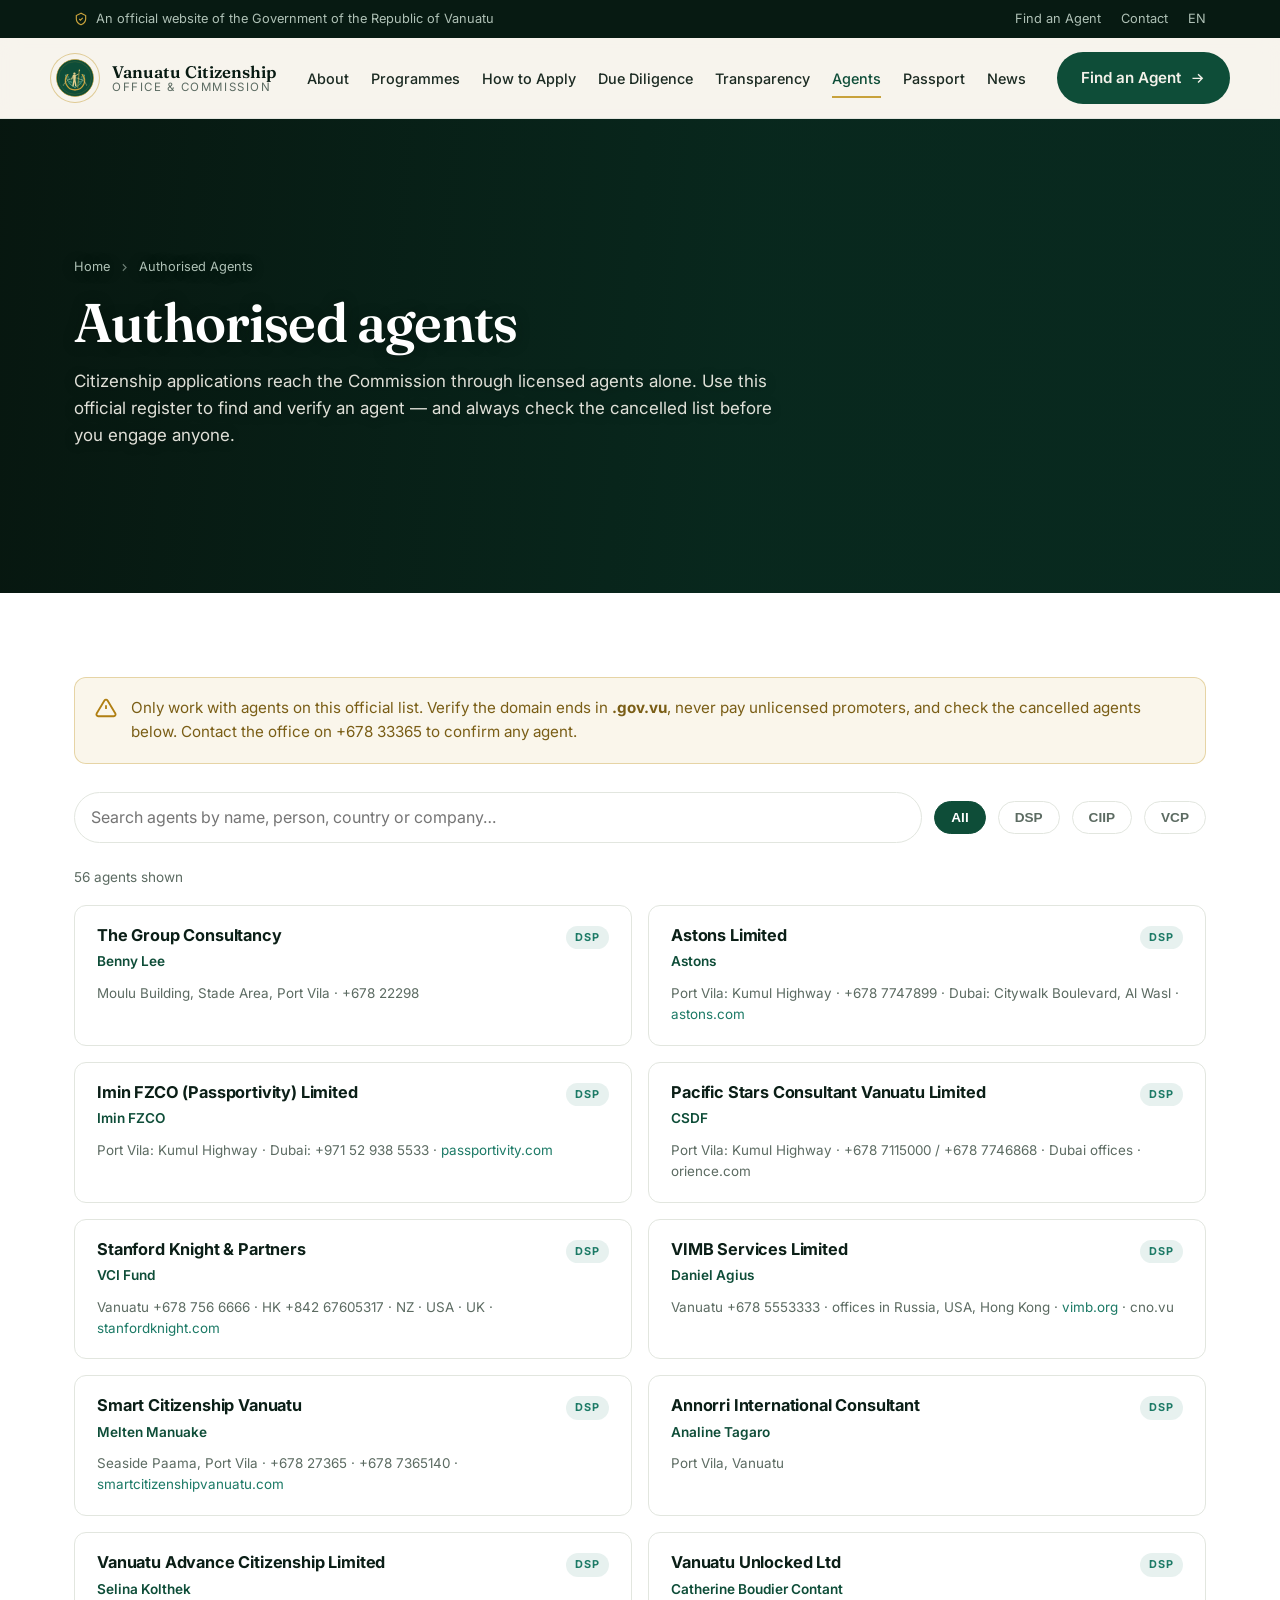
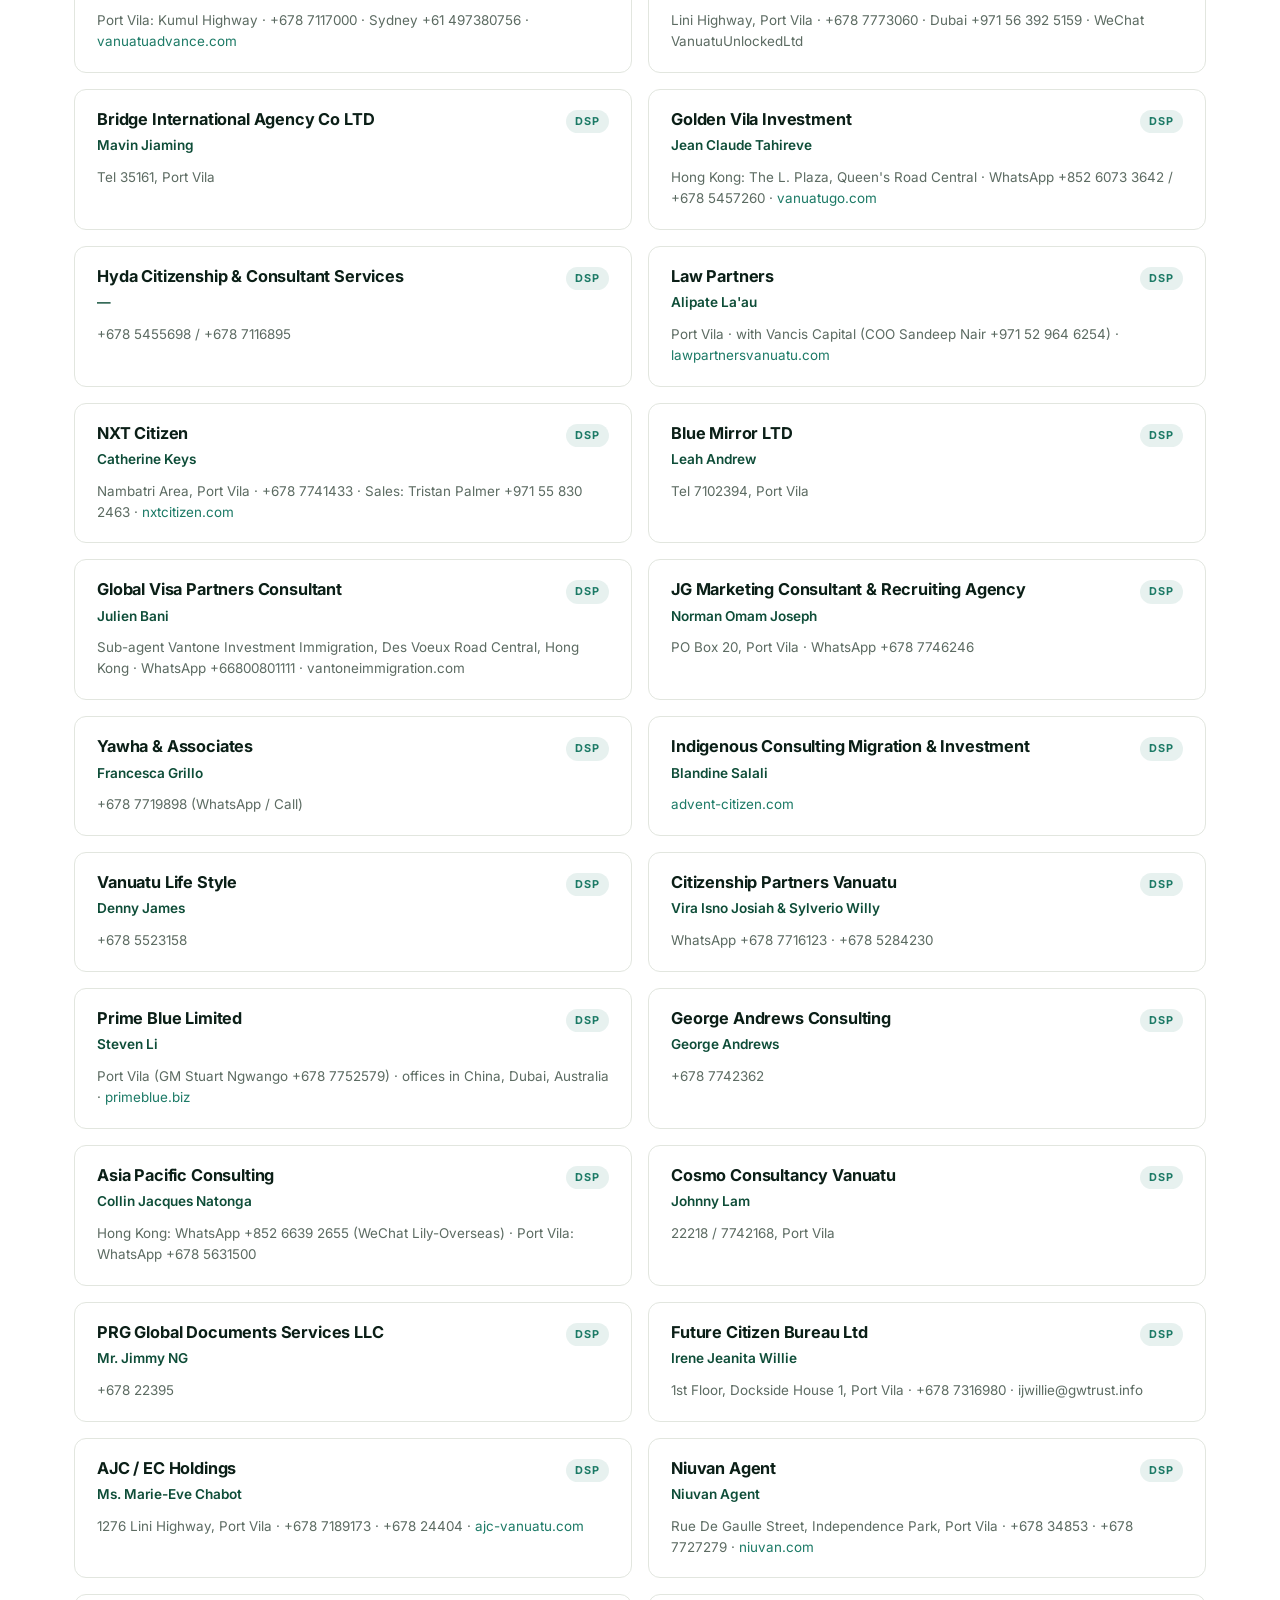
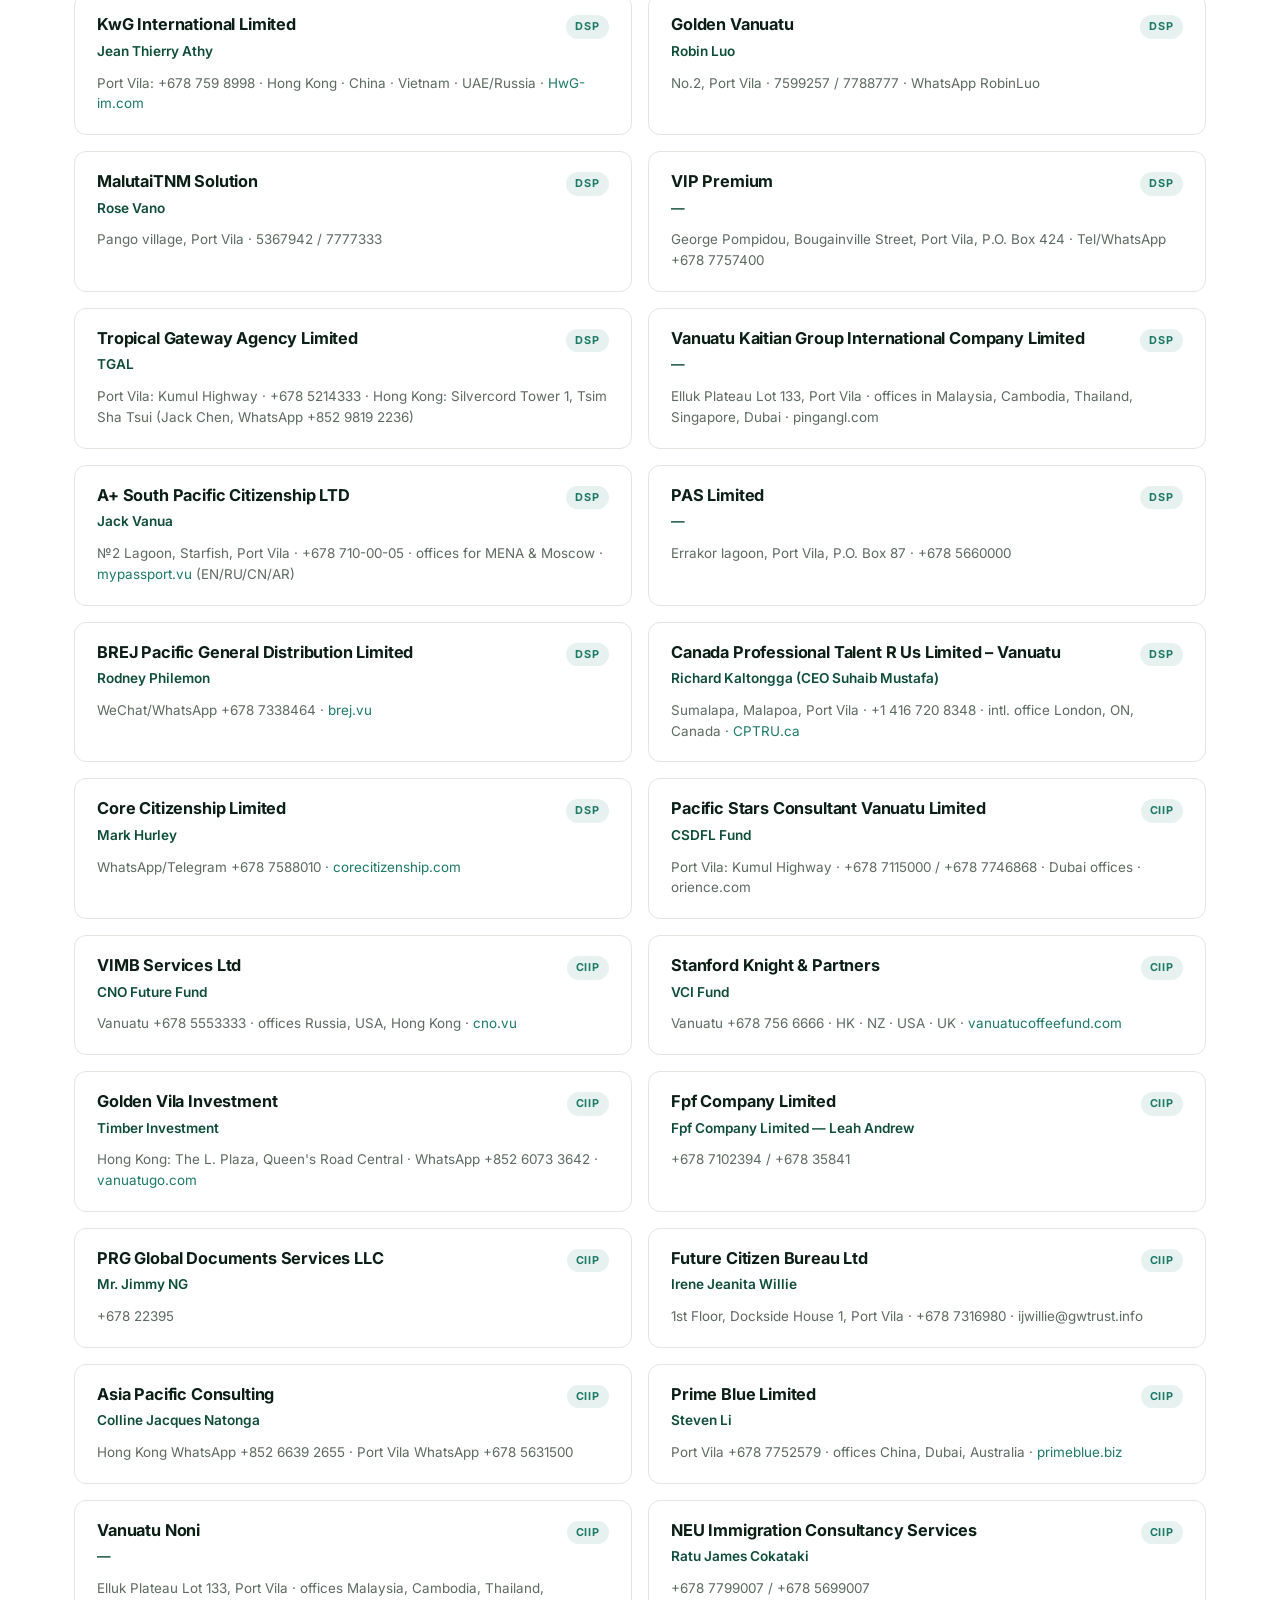
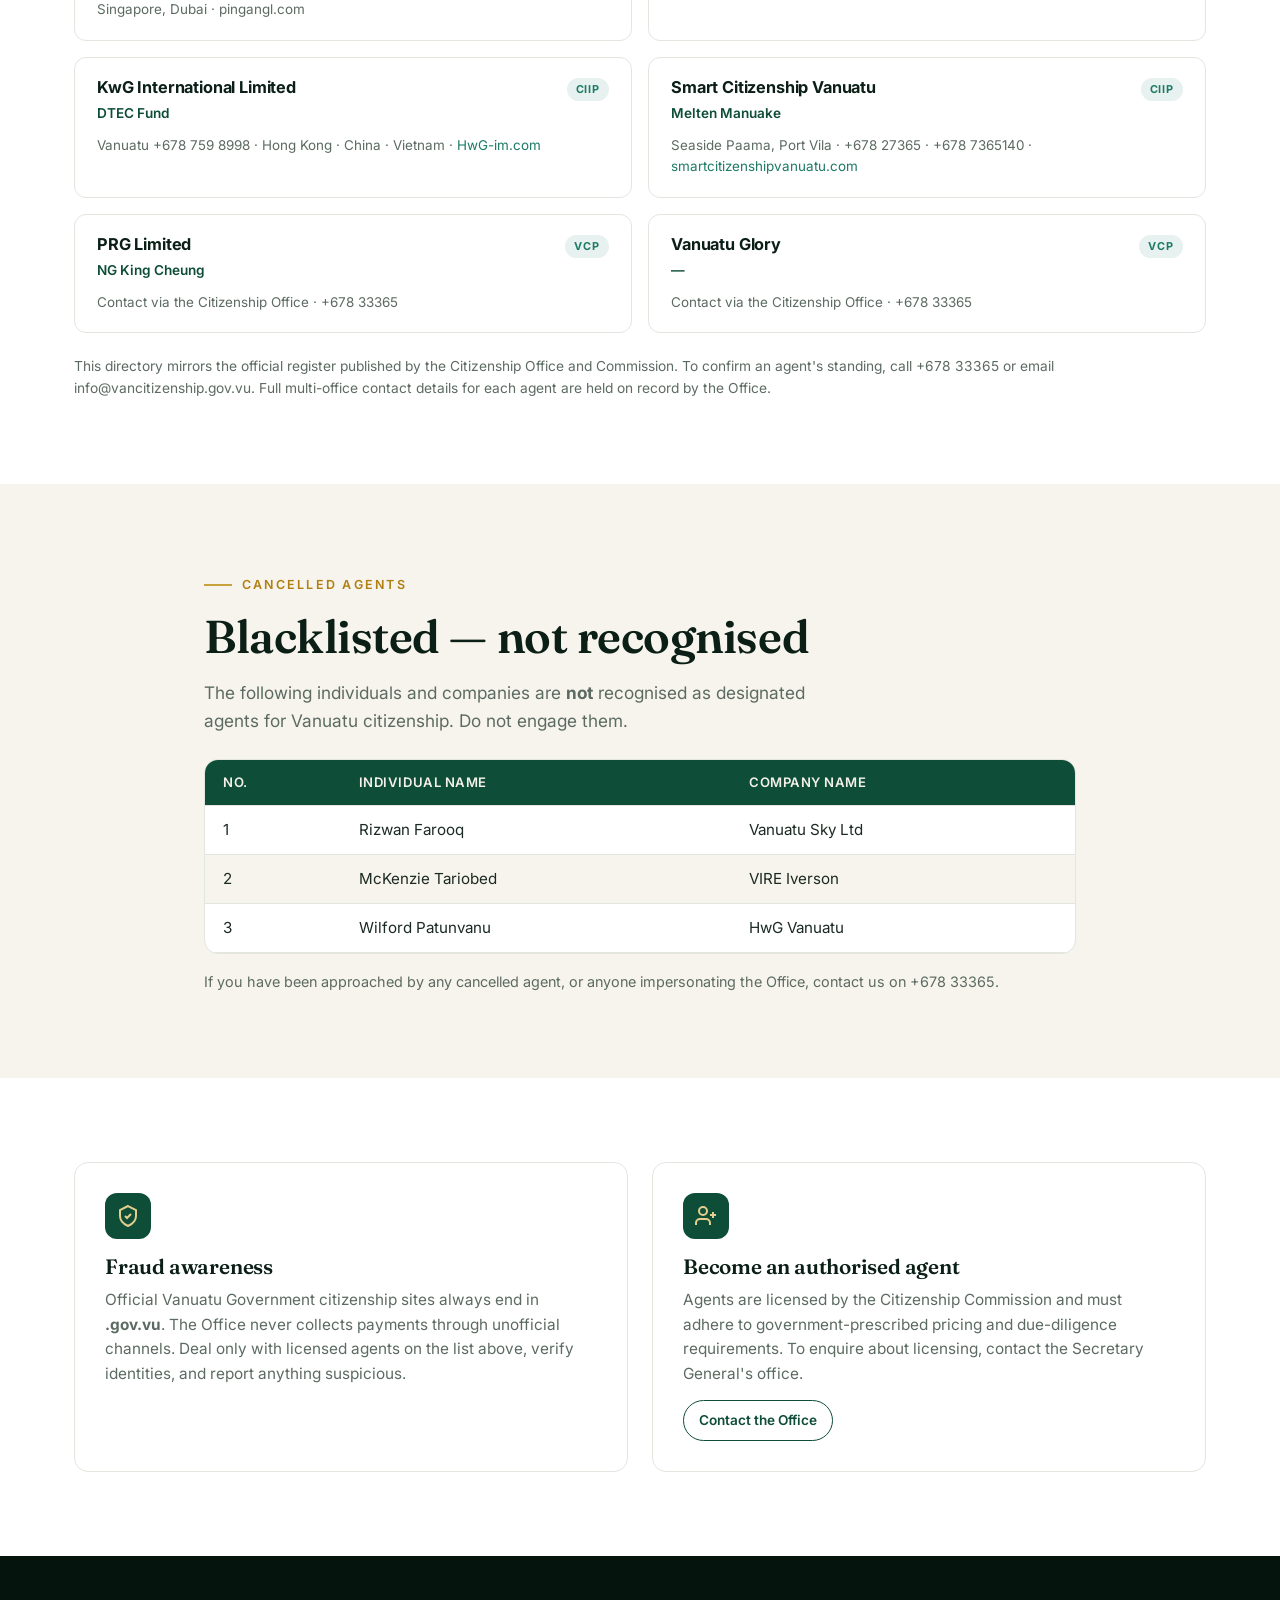
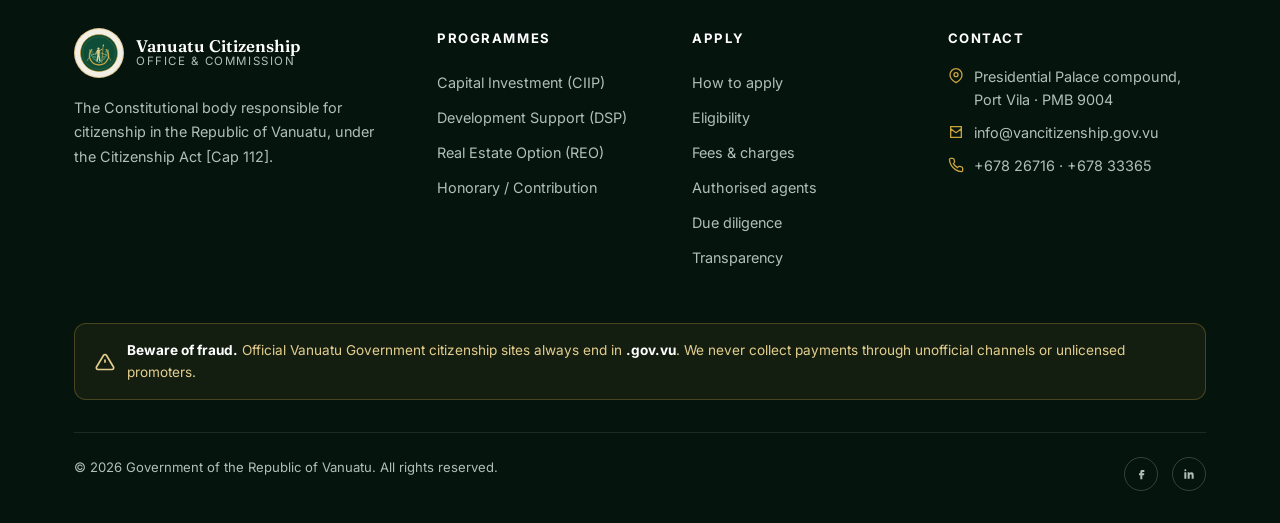
<file: agents.html>
<!DOCTYPE html>
<html lang="en">
<head>
<meta charset="UTF-8" />
<meta name="viewport" content="width=device-width, initial-scale=1.0" />
<title>Authorised Agents — Vanuatu Citizenship Office &amp; Commission</title>
<meta name="description" content="The official register of agents licensed by the Vanuatu Citizenship Commission (DSP, CIIP and VCP), the list of cancelled/blacklisted agents, and fraud-awareness guidance." />
<link rel="preconnect" href="https://fonts.googleapis.com" />
<link rel="preconnect" href="https://fonts.gstatic.com" crossorigin />
<link href="https://fonts.googleapis.com/css2?family=Fraunces:opsz,wght@9..144,400;9..144,500;9..144,600;9..144,700&family=Inter:wght@400;500;600;700&display=swap" rel="stylesheet" />
<link rel="icon" type="image/svg+xml" href="assets/coat-of-arms.svg" />
<link rel="stylesheet" href="assets/styles.css" />
</head>
<body>
<a class="skip" href="#main">Skip to content</a>
<div class="gov"><div class="container">
  <span class="gov-official"><svg viewBox="0 0 24 24" fill="none" stroke="currentColor" stroke-width="2"><path d="M12 2 4 6v6c0 5 3.5 8 8 10 4.5-2 8-5 8-10V6l-8-4Z"/><path d="m9 12 2 2 4-4"/></svg> An official website of the Government of the Republic of Vanuatu</span>
  <span class="gov-links"><a href="agents.html">Find an Agent</a><a href="contact.html">Contact</a><a href="#" aria-label="Language: English">EN</a></span>
</div></div>
<header class="site" id="top"><div class="container nav">
  <a class="brand" href="index.html" aria-label="Home"><img class="seal" src="https://commons.wikimedia.org/wiki/Special:FilePath/Coat_of_arms_of_Vanuatu.svg" onerror="this.onerror=null;this.src='assets/coat-of-arms.svg'" alt="Coat of Arms of the Republic of Vanuatu" /><span class="brand-txt"><b>Vanuatu Citizenship</b><span>Office &amp; Commission</span></span></a>
  <nav class="menu" aria-label="Primary"><a data-nav="about.html" href="about.html">About</a><a data-nav="programmes.html" href="programmes.html">Programmes</a><a data-nav="how-to-apply.html" href="how-to-apply.html">How to Apply</a><a data-nav="due-diligence.html" href="due-diligence.html">Due Diligence</a><a data-nav="transparency.html" href="transparency.html">Transparency</a><a data-nav="agents.html" href="agents.html">Agents</a><a data-nav="passport.html" href="passport.html">Passport</a><a data-nav="news.html" href="news.html">News</a></nav>
  <div class="nav-cta"><a class="btn btn-dark" href="agents.html">Find an Agent <svg viewBox="0 0 24 24" fill="none" stroke="currentColor" stroke-width="2"><path d="M5 12h14M13 6l6 6-6 6"/></svg></a><button class="hamburger" id="open-menu" aria-label="Open menu" aria-expanded="false"><svg viewBox="0 0 24 24" fill="none" stroke="currentColor" stroke-width="2"><path d="M3 6h18M3 12h18M3 18h18"/></svg></button></div>
</div></header>
<div class="mpanel" id="mpanel" aria-hidden="true"><div class="mtop"><span class="brand-txt"><b style="color:#fff;font-family:var(--serif)">Vanuatu Citizenship</b></span><button class="mclose" id="close-menu" aria-label="Close menu"><svg viewBox="0 0 24 24" fill="none" stroke="currentColor" stroke-width="2"><path d="M6 6l12 12M18 6 6 18"/></svg></button></div><nav aria-label="Mobile"><a href="about.html">About</a><a href="programmes.html">Programmes</a><a href="how-to-apply.html">How to Apply</a><a href="due-diligence.html">Due Diligence</a><a href="transparency.html">Transparency</a><a href="agents.html">Authorised Agents</a><a href="passport.html">Passport</a><a href="news.html">News</a><a href="contact.html">Contact</a></nav><a class="btn btn-gold" href="agents.html">Find an Authorised Agent</a></div>

<main id="main">
<section class="subhero">
  <svg class="hero-y" viewBox="0 0 100 100" aria-hidden="true"><path d="M50 8 L50 52 L20 86 M50 52 L80 86" fill="none" stroke="#C8A23C" stroke-width="2.5" stroke-linecap="round"/></svg>
  <div class="container">
    <div class="breadcrumb"><a href="index.html">Home</a><svg viewBox="0 0 24 24" fill="none" stroke="currentColor" stroke-width="2"><path d="m9 6 6 6-6 6"/></svg><span>Authorised Agents</span></div>
    <h1>Authorised agents</h1>
    <p>Citizenship applications reach the Commission through licensed agents alone. Use this official register to find and verify an agent — and always check the cancelled list before you engage anyone.</p>
  </div>
</section>

<section class="bg-paper">
  <div class="container">
    <div class="callout warn reveal" style="margin-bottom:28px">
      <svg viewBox="0 0 24 24" fill="none" stroke="currentColor" stroke-width="2"><path d="M12 9v4M12 17h.01M10.3 3.9 1.8 18a2 2 0 0 0 1.7 3h17a2 2 0 0 0 1.7-3L13.7 3.9a2 2 0 0 0-3.4 0Z"/></svg>
      <span>Only work with agents on this official list. Verify the domain ends in <strong>.gov.vu</strong>, never pay unlicensed promoters, and check the <a href="#blacklist">cancelled agents</a> below. Contact the office on +678 33365 to confirm any agent.</span>
    </div>

    <div class="dirbar reveal">
      <input type="search" id="agent-search" placeholder="Search agents by name, person, country or company…" aria-label="Search agents" />
      <button class="chip active" data-cat="all">All</button>
      <button class="chip" data-cat="dsp">DSP</button>
      <button class="chip" data-cat="ciip">CIIP</button>
      <button class="chip" data-cat="vcp">VCP</button>
    </div>
    <div class="dircount" id="dircount">Showing all agents</div>

    <div class="directory" id="directory">
      <!-- DSP designated agents -->
      <div class="agent" data-cat="dsp"><div class="an"><h4>The Group Consultancy</h4><span class="pill">DSP</span></div><div class="rep">Benny Lee</div><div class="ct">Moulu Building, Stade Area, Port Vila · +678 22298</div></div>
      <div class="agent" data-cat="dsp"><div class="an"><h4>Astons Limited</h4><span class="pill">DSP</span></div><div class="rep">Astons</div><div class="ct">Port Vila: Kumul Highway · +678 7747899 · Dubai: Citywalk Boulevard, Al Wasl · <a href="https://www.astons.com" target="_blank" rel="noopener">astons.com</a></div></div>
      <div class="agent" data-cat="dsp"><div class="an"><h4>Imin FZCO (Passportivity) Limited</h4><span class="pill">DSP</span></div><div class="rep">Imin FZCO</div><div class="ct">Port Vila: Kumul Highway · Dubai: +971 52 938 5533 · <a href="https://passportivity.com" target="_blank" rel="noopener">passportivity.com</a></div></div>
      <div class="agent" data-cat="dsp"><div class="an"><h4>Pacific Stars Consultant Vanuatu Limited</h4><span class="pill">DSP</span></div><div class="rep">CSDF</div><div class="ct">Port Vila: Kumul Highway · +678 7115000 / +678 7746868 · Dubai offices · orience.com</div></div>
      <div class="agent" data-cat="dsp"><div class="an"><h4>Stanford Knight &amp; Partners</h4><span class="pill">DSP</span></div><div class="rep">VCI Fund</div><div class="ct">Vanuatu +678 756 6666 · HK +842 67605317 · NZ · USA · UK · <a href="http://www.stanfordknight.com" target="_blank" rel="noopener">stanfordknight.com</a></div></div>
      <div class="agent" data-cat="dsp"><div class="an"><h4>VIMB Services Limited</h4><span class="pill">DSP</span></div><div class="rep">Daniel Agius</div><div class="ct">Vanuatu +678 5553333 · offices in Russia, USA, Hong Kong · <a href="http://www.vimb.org" target="_blank" rel="noopener">vimb.org</a> · cno.vu</div></div>
      <div class="agent" data-cat="dsp"><div class="an"><h4>Smart Citizenship Vanuatu</h4><span class="pill">DSP</span></div><div class="rep">Melten Manuake</div><div class="ct">Seaside Paama, Port Vila · +678 27365 · +678 7365140 · <a href="https://smartcitizenshipvanuatu.com/" target="_blank" rel="noopener">smartcitizenshipvanuatu.com</a></div></div>
      <div class="agent" data-cat="dsp"><div class="an"><h4>Annorri International Consultant</h4><span class="pill">DSP</span></div><div class="rep">Analine Tagaro</div><div class="ct">Port Vila, Vanuatu</div></div>
      <div class="agent" data-cat="dsp"><div class="an"><h4>Vanuatu Advance Citizenship Limited</h4><span class="pill">DSP</span></div><div class="rep">Selina Kolthek</div><div class="ct">Port Vila: Kumul Highway · +678 7117000 · Sydney +61 497380756 · <a href="https://www.vanuatuadvance.com" target="_blank" rel="noopener">vanuatuadvance.com</a></div></div>
      <div class="agent" data-cat="dsp"><div class="an"><h4>Vanuatu Unlocked Ltd</h4><span class="pill">DSP</span></div><div class="rep">Catherine Boudier Contant</div><div class="ct">Lini Highway, Port Vila · +678 7773060 · Dubai +971 56 392 5159 · WeChat VanuatuUnlockedLtd</div></div>
      <div class="agent" data-cat="dsp"><div class="an"><h4>Bridge International Agency Co LTD</h4><span class="pill">DSP</span></div><div class="rep">Mavin Jiaming</div><div class="ct">Tel 35161, Port Vila</div></div>
      <div class="agent" data-cat="dsp"><div class="an"><h4>Golden Vila Investment</h4><span class="pill">DSP</span></div><div class="rep">Jean Claude Tahireve</div><div class="ct">Hong Kong: The L. Plaza, Queen's Road Central · WhatsApp +852 6073 3642 / +678 5457260 · <a href="https://www.vanuatugo.com" target="_blank" rel="noopener">vanuatugo.com</a></div></div>
      <div class="agent" data-cat="dsp"><div class="an"><h4>Hyda Citizenship &amp; Consultant Services</h4><span class="pill">DSP</span></div><div class="rep">—</div><div class="ct">+678 5455698 / +678 7116895</div></div>
      <div class="agent" data-cat="dsp"><div class="an"><h4>Law Partners</h4><span class="pill">DSP</span></div><div class="rep">Alipate La'au</div><div class="ct">Port Vila · with Vancis Capital (COO Sandeep Nair +971 52 964 6254) · <a href="https://lawpartnersvanuatu.com/corporate-and-business/citizenship/" target="_blank" rel="noopener">lawpartnersvanuatu.com</a></div></div>
      <div class="agent" data-cat="dsp"><div class="an"><h4>NXT Citizen</h4><span class="pill">DSP</span></div><div class="rep">Catherine Keys</div><div class="ct">Nambatri Area, Port Vila · +678 7741433 · Sales: Tristan Palmer +971 55 830 2463 · <a href="http://www.nxtcitizen.com" target="_blank" rel="noopener">nxtcitizen.com</a></div></div>
      <div class="agent" data-cat="dsp"><div class="an"><h4>Blue Mirror LTD</h4><span class="pill">DSP</span></div><div class="rep">Leah Andrew</div><div class="ct">Tel 7102394, Port Vila</div></div>
      <div class="agent" data-cat="dsp"><div class="an"><h4>Global Visa Partners Consultant</h4><span class="pill">DSP</span></div><div class="rep">Julien Bani</div><div class="ct">Sub-agent Vantone Investment Immigration, Des Voeux Road Central, Hong Kong · WhatsApp +66800801111 · vantoneimmigration.com</div></div>
      <div class="agent" data-cat="dsp"><div class="an"><h4>JG Marketing Consultant &amp; Recruiting Agency</h4><span class="pill">DSP</span></div><div class="rep">Norman Omam Joseph</div><div class="ct">PO Box 20, Port Vila · WhatsApp +678 7746246</div></div>
      <div class="agent" data-cat="dsp"><div class="an"><h4>Yawha &amp; Associates</h4><span class="pill">DSP</span></div><div class="rep">Francesca Grillo</div><div class="ct">+678 7719898 (WhatsApp / Call)</div></div>
      <div class="agent" data-cat="dsp"><div class="an"><h4>Indigenous Consulting Migration &amp; Investment</h4><span class="pill">DSP</span></div><div class="rep">Blandine Salali</div><div class="ct"><a href="https://www.advent-citizen.com/" target="_blank" rel="noopener">advent-citizen.com</a></div></div>
      <div class="agent" data-cat="dsp"><div class="an"><h4>Vanuatu Life Style</h4><span class="pill">DSP</span></div><div class="rep">Denny James</div><div class="ct">+678 5523158</div></div>
      <div class="agent" data-cat="dsp"><div class="an"><h4>Citizenship Partners Vanuatu</h4><span class="pill">DSP</span></div><div class="rep">Vira Isno Josiah &amp; Sylverio Willy</div><div class="ct">WhatsApp +678 7716123 · +678 5284230</div></div>
      <div class="agent" data-cat="dsp"><div class="an"><h4>Prime Blue Limited</h4><span class="pill">DSP</span></div><div class="rep">Steven Li</div><div class="ct">Port Vila (GM Stuart Ngwango +678 7752579) · offices in China, Dubai, Australia · <a href="https://www.primeblue.biz" target="_blank" rel="noopener">primeblue.biz</a></div></div>
      <div class="agent" data-cat="dsp"><div class="an"><h4>George Andrews Consulting</h4><span class="pill">DSP</span></div><div class="rep">George Andrews</div><div class="ct">+678 7742362</div></div>
      <div class="agent" data-cat="dsp"><div class="an"><h4>Asia Pacific Consulting</h4><span class="pill">DSP</span></div><div class="rep">Collin Jacques Natonga</div><div class="ct">Hong Kong: WhatsApp +852 6639 2655 (WeChat Lily-Overseas) · Port Vila: WhatsApp +678 5631500</div></div>
      <div class="agent" data-cat="dsp"><div class="an"><h4>Cosmo Consultancy Vanuatu</h4><span class="pill">DSP</span></div><div class="rep">Johnny Lam</div><div class="ct">22218 / 7742168, Port Vila</div></div>
      <div class="agent" data-cat="dsp"><div class="an"><h4>PRG Global Documents Services LLC</h4><span class="pill">DSP</span></div><div class="rep">Mr. Jimmy NG</div><div class="ct">+678 22395</div></div>
      <div class="agent" data-cat="dsp"><div class="an"><h4>Future Citizen Bureau Ltd</h4><span class="pill">DSP</span></div><div class="rep">Irene Jeanita Willie</div><div class="ct">1st Floor, Dockside House 1, Port Vila · +678 7316980 · ijwillie@gwtrust.info</div></div>
      <div class="agent" data-cat="dsp"><div class="an"><h4>AJC / EC Holdings</h4><span class="pill">DSP</span></div><div class="rep">Ms. Marie-Eve Chabot</div><div class="ct">1276 Lini Highway, Port Vila · +678 7189173 · +678 24404 · <a href="http://ajc-vanuatu.com/" target="_blank" rel="noopener">ajc-vanuatu.com</a></div></div>
      <div class="agent" data-cat="dsp"><div class="an"><h4>Niuvan Agent</h4><span class="pill">DSP</span></div><div class="rep">Niuvan Agent</div><div class="ct">Rue De Gaulle Street, Independence Park, Port Vila · +678 34853 · +678 7727279 · <a href="https://niuvan.vu" target="_blank" rel="noopener">niuvan.com</a></div></div>
      <div class="agent" data-cat="dsp"><div class="an"><h4>KwG International Limited</h4><span class="pill">DSP</span></div><div class="rep">Jean Thierry Athy</div><div class="ct">Port Vila: +678 759 8998 · Hong Kong · China · Vietnam · UAE/Russia · <a href="https://www.HwG-im.com" target="_blank" rel="noopener">HwG-im.com</a></div></div>
      <div class="agent" data-cat="dsp"><div class="an"><h4>Golden Vanuatu</h4><span class="pill">DSP</span></div><div class="rep">Robin Luo</div><div class="ct">No.2, Port Vila · 7599257 / 7788777 · WhatsApp RobinLuo</div></div>
      <div class="agent" data-cat="dsp"><div class="an"><h4>MalutaiTNM Solution</h4><span class="pill">DSP</span></div><div class="rep">Rose Vano</div><div class="ct">Pango village, Port Vila · 5367942 / 7777333</div></div>
      <div class="agent" data-cat="dsp"><div class="an"><h4>VIP Premium</h4><span class="pill">DSP</span></div><div class="rep">—</div><div class="ct">George Pompidou, Bougainville Street, Port Vila, P.O. Box 424 · Tel/WhatsApp +678 7757400</div></div>
      <div class="agent" data-cat="dsp"><div class="an"><h4>Tropical Gateway Agency Limited</h4><span class="pill">DSP</span></div><div class="rep">TGAL</div><div class="ct">Port Vila: Kumul Highway · +678 5214333 · Hong Kong: Silvercord Tower 1, Tsim Sha Tsui (Jack Chen, WhatsApp +852 9819 2236)</div></div>
      <div class="agent" data-cat="dsp"><div class="an"><h4>Vanuatu Kaitian Group International Company Limited</h4><span class="pill">DSP</span></div><div class="rep">—</div><div class="ct">Elluk Plateau Lot 133, Port Vila · offices in Malaysia, Cambodia, Thailand, Singapore, Dubai · pingangl.com</div></div>
      <div class="agent" data-cat="dsp"><div class="an"><h4>A+ South Pacific Citizenship LTD</h4><span class="pill">DSP</span></div><div class="rep">Jack Vanua</div><div class="ct">№2 Lagoon, Starfish, Port Vila · +678 710-00-05 · offices for MENA &amp; Moscow · <a href="https://mypassport.vu" target="_blank" rel="noopener">mypassport.vu</a> (EN/RU/CN/AR)</div></div>
      <div class="agent" data-cat="dsp"><div class="an"><h4>PAS Limited</h4><span class="pill">DSP</span></div><div class="rep">—</div><div class="ct">Errakor lagoon, Port Vila, P.O. Box 87 · +678 5660000</div></div>
      <div class="agent" data-cat="dsp"><div class="an"><h4>BREJ Pacific General Distribution Limited</h4><span class="pill">DSP</span></div><div class="rep">Rodney Philemon</div><div class="ct">WeChat/WhatsApp +678 7338464 · <a href="https://brej.vu" target="_blank" rel="noopener">brej.vu</a></div></div>
      <div class="agent" data-cat="dsp"><div class="an"><h4>Canada Professional Talent R Us Limited – Vanuatu</h4><span class="pill">DSP</span></div><div class="rep">Richard Kaltongga (CEO Suhaib Mustafa)</div><div class="ct">Sumalapa, Malapoa, Port Vila · +1 416 720 8348 · intl. office London, ON, Canada · <a href="https://www.CPTRU.ca" target="_blank" rel="noopener">CPTRU.ca</a></div></div>
      <div class="agent" data-cat="dsp"><div class="an"><h4>Core Citizenship Limited</h4><span class="pill">DSP</span></div><div class="rep">Mark Hurley</div><div class="ct">WhatsApp/Telegram +678 7588010 · <a href="https://www.corecitizenship.com" target="_blank" rel="noopener">corecitizenship.com</a></div></div>
      <!-- CIIP agents (with investment / fund) -->
      <div class="agent" data-cat="ciip"><div class="an"><h4>Pacific Stars Consultant Vanuatu Limited</h4><span class="pill">CIIP</span></div><div class="rep">CSDFL Fund</div><div class="ct">Port Vila: Kumul Highway · +678 7115000 / +678 7746868 · Dubai offices · orience.com</div></div>
      <div class="agent" data-cat="ciip"><div class="an"><h4>VIMB Services Ltd</h4><span class="pill">CIIP</span></div><div class="rep">CNO Future Fund</div><div class="ct">Vanuatu +678 5553333 · offices Russia, USA, Hong Kong · <a href="http://www.cno.vu" target="_blank" rel="noopener">cno.vu</a></div></div>
      <div class="agent" data-cat="ciip"><div class="an"><h4>Stanford Knight &amp; Partners</h4><span class="pill">CIIP</span></div><div class="rep">VCI Fund</div><div class="ct">Vanuatu +678 756 6666 · HK · NZ · USA · UK · <a href="http://www.vanuatucoffeefund.com" target="_blank" rel="noopener">vanuatucoffeefund.com</a></div></div>
      <div class="agent" data-cat="ciip"><div class="an"><h4>Golden Vila Investment</h4><span class="pill">CIIP</span></div><div class="rep">Timber Investment</div><div class="ct">Hong Kong: The L. Plaza, Queen's Road Central · WhatsApp +852 6073 3642 · <a href="https://www.vanuatugo.com" target="_blank" rel="noopener">vanuatugo.com</a></div></div>
      <div class="agent" data-cat="ciip"><div class="an"><h4>Fpf Company Limited</h4><span class="pill">CIIP</span></div><div class="rep">Fpf Company Limited — Leah Andrew</div><div class="ct">+678 7102394 / +678 35841</div></div>
      <div class="agent" data-cat="ciip"><div class="an"><h4>PRG Global Documents Services LLC</h4><span class="pill">CIIP</span></div><div class="rep">Mr. Jimmy NG</div><div class="ct">+678 22395</div></div>
      <div class="agent" data-cat="ciip"><div class="an"><h4>Future Citizen Bureau Ltd</h4><span class="pill">CIIP</span></div><div class="rep">Irene Jeanita Willie</div><div class="ct">1st Floor, Dockside House 1, Port Vila · +678 7316980 · ijwillie@gwtrust.info</div></div>
      <div class="agent" data-cat="ciip"><div class="an"><h4>Asia Pacific Consulting</h4><span class="pill">CIIP</span></div><div class="rep">Colline Jacques Natonga</div><div class="ct">Hong Kong WhatsApp +852 6639 2655 · Port Vila WhatsApp +678 5631500</div></div>
      <div class="agent" data-cat="ciip"><div class="an"><h4>Prime Blue Limited</h4><span class="pill">CIIP</span></div><div class="rep">Steven Li</div><div class="ct">Port Vila +678 7752579 · offices China, Dubai, Australia · <a href="https://www.primeblue.biz" target="_blank" rel="noopener">primeblue.biz</a></div></div>
      <div class="agent" data-cat="ciip"><div class="an"><h4>Vanuatu Noni</h4><span class="pill">CIIP</span></div><div class="rep">—</div><div class="ct">Elluk Plateau Lot 133, Port Vila · offices Malaysia, Cambodia, Thailand, Singapore, Dubai · pingangl.com</div></div>
      <div class="agent" data-cat="ciip"><div class="an"><h4>NEU Immigration Consultancy Services</h4><span class="pill">CIIP</span></div><div class="rep">Ratu James Cokataki</div><div class="ct">+678 7799007 / +678 5699007</div></div>
      <div class="agent" data-cat="ciip"><div class="an"><h4>KwG International Limited</h4><span class="pill">CIIP</span></div><div class="rep">DTEC Fund</div><div class="ct">Vanuatu +678 759 8998 · Hong Kong · China · Vietnam · <a href="https://www.HwG-im.com" target="_blank" rel="noopener">HwG-im.com</a></div></div>
      <div class="agent" data-cat="ciip"><div class="an"><h4>Smart Citizenship Vanuatu</h4><span class="pill">CIIP</span></div><div class="rep">Melten Manuake</div><div class="ct">Seaside Paama, Port Vila · +678 27365 · +678 7365140 · <a href="https://smartcitizenshipvanuatu.com/" target="_blank" rel="noopener">smartcitizenshipvanuatu.com</a></div></div>
      <!-- VCP agents -->
      <div class="agent" data-cat="vcp"><div class="an"><h4>PRG Limited</h4><span class="pill">VCP</span></div><div class="rep">NG King Cheung</div><div class="ct">Contact via the Citizenship Office · +678 33365</div></div>
      <div class="agent" data-cat="vcp"><div class="an"><h4>Vanuatu Glory</h4><span class="pill">VCP</span></div><div class="rep">—</div><div class="ct">Contact via the Citizenship Office · +678 33365</div></div>
    </div>

    <p style="margin-top:22px;font-size:.86rem;color:var(--muted)">This directory mirrors the official register published by the Citizenship Office and Commission. To confirm an agent's standing, call +678 33365 or email info@vancitizenship.gov.vu. Full multi-office contact details for each agent are held on record by the Office.</p>
  </div>
</section>

<!-- Blacklist -->
<section class="bg-sand anchor" id="blacklist">
  <div class="container narrow">
    <div class="sec-head reveal"><span class="eyebrow" style="color:#b07f12">Cancelled agents</span><h2>Blacklisted — not recognised</h2><p>The following individuals and companies are <strong>not</strong> recognised as designated agents for Vanuatu citizenship. Do not engage them.</p></div>
    <div class="table-wrap reveal" style="margin-top:24px">
      <table class="data">
        <thead><tr><th>No.</th><th>Individual name</th><th>Company name</th></tr></thead>
        <tbody>
          <tr><td>1</td><td>Rizwan Farooq</td><td>Vanuatu Sky Ltd</td></tr>
          <tr><td>2</td><td>McKenzie Tariobed</td><td>VIRE Iverson</td></tr>
          <tr><td>3</td><td>Wilford Patunvanu</td><td>HwG Vanuatu</td></tr>
        </tbody>
      </table>
    </div>
    <p class="reveal" style="margin-top:16px;font-size:.9rem;color:var(--muted)">If you have been approached by any cancelled agent, or anyone impersonating the Office, contact us on +678 33365.</p>
  </div>
</section>

<!-- Fraud + become an agent -->
<section class="bg-paper">
  <div class="container">
    <div class="cardgrid cols-2">
      <div class="card reveal">
        <span class="ic"><svg viewBox="0 0 24 24" fill="none" stroke="currentColor" stroke-width="2"><path d="M12 2 4 6v6c0 5 3.5 8 8 10 4.5-2 8-5 8-10V6l-8-4Z"/><path d="m9 12 2 2 4-4"/></svg></span>
        <h3>Fraud awareness</h3>
        <p>Official Vanuatu Government citizenship sites always end in <strong>.gov.vu</strong>. The Office never collects payments through unofficial channels. Deal only with licensed agents on the list above, verify identities, and report anything suspicious.</p>
      </div>
      <div class="card reveal">
        <span class="ic"><svg viewBox="0 0 24 24" fill="none" stroke="currentColor" stroke-width="2"><path d="M16 21v-2a4 4 0 0 0-4-4H6a4 4 0 0 0-4 4v2"/><circle cx="9" cy="7" r="4"/><path d="M19 8v6M22 11h-6"/></svg></span>
        <h3>Become an authorised agent</h3>
        <p>Agents are licensed by the Citizenship Commission and must adhere to government-prescribed pricing and due-diligence requirements. To enquire about licensing, contact the Secretary General's office.</p>
        <p style="margin-top:14px"><a class="btn btn-outline btn-sm" href="contact.html">Contact the Office</a></p>
      </div>
    </div>
  </div>
</section>
</main>

<footer class="site">
  <div class="container">
    <div class="foot-grid">
      <div class="foot-brand"><div class="brand"><img class="seal" src="https://commons.wikimedia.org/wiki/Special:FilePath/Coat_of_arms_of_Vanuatu.svg" onerror="this.onerror=null;this.src='assets/coat-of-arms.svg'" alt="Coat of Arms of the Republic of Vanuatu" /><span class="brand-txt"><b>Vanuatu Citizenship</b><span>Office &amp; Commission</span></span></div><p>The Constitutional body responsible for citizenship in the Republic of Vanuatu, under the Citizenship Act [Cap 112].</p></div>
      <div class="foot-col"><h5>Programmes</h5><a href="programmes.html#ciip">Capital Investment (CIIP)</a><a href="programmes.html#dsp">Development Support (DSP)</a><a href="programmes.html#reo">Real Estate Option (REO)</a><a href="programmes.html#honorary">Honorary / Contribution</a></div>
      <div class="foot-col"><h5>Apply</h5><a href="how-to-apply.html">How to apply</a><a href="how-to-apply.html#eligibility">Eligibility</a><a href="how-to-apply.html#fees">Fees &amp; charges</a><a href="agents.html">Authorised agents</a><a href="due-diligence.html">Due diligence</a><a href="transparency.html">Transparency</a></div>
      <div class="foot-col foot-contact"><h5>Contact</h5><p><svg viewBox="0 0 24 24" fill="none" stroke="currentColor" stroke-width="2"><path d="M21 10c0 7-9 12-9 12s-9-5-9-12a9 9 0 0 1 18 0Z"/><circle cx="12" cy="10" r="3"/></svg> Presidential Palace compound, Port Vila · PMB 9004</p><p><svg viewBox="0 0 24 24" fill="none" stroke="currentColor" stroke-width="2"><path d="M4 4h16v16H4zM4 7l8 6 8-6"/></svg> info@vancitizenship.gov.vu</p><p><svg viewBox="0 0 24 24" fill="none" stroke="currentColor" stroke-width="2"><path d="M22 16.9v3a2 2 0 0 1-2.2 2 19.8 19.8 0 0 1-8.6-3 19.5 19.5 0 0 1-6-6 19.8 19.8 0 0 1-3-8.6A2 2 0 0 1 4.1 2h3a2 2 0 0 1 2 1.7c.1.9.4 1.8.7 2.7a2 2 0 0 1-.5 2.1L8.1 9.9a16 16 0 0 0 6 6l1.4-1.2a2 2 0 0 1 2.1-.5c.9.3 1.8.6 2.7.7a2 2 0 0 1 1.7 2Z"/></svg> +678 26716 · +678 33365</p></div>
    </div>
    <div class="foot-fraud"><svg viewBox="0 0 24 24" fill="none" stroke="currentColor" stroke-width="2"><path d="M12 9v4M12 17h.01M10.3 3.9 1.8 18a2 2 0 0 0 1.7 3h17a2 2 0 0 0 1.7-3L13.7 3.9a2 2 0 0 0-3.4 0Z"/></svg><span><strong style="color:#fff">Beware of fraud.</strong> Official Vanuatu Government citizenship sites always end in <strong style="color:#fff">.gov.vu</strong>. We never collect payments through unofficial channels or unlicensed promoters.</span></div>
    <div class="foot-bottom"><span>© <span id="year">2026</span> Government of the Republic of Vanuatu. All rights reserved.</span><div class="foot-social"><a href="#" aria-label="Facebook"><svg viewBox="0 0 24 24" fill="currentColor"><path d="M14 9h3V6h-3c-2 0-3 1-3 3v2H9v3h2v6h3v-6h2.5l.5-3H14V9.5c0-.3.2-.5.5-.5Z"/></svg></a><a href="#" aria-label="LinkedIn"><svg viewBox="0 0 24 24" fill="currentColor"><path d="M6.5 8A1.5 1.5 0 1 0 5 6.5 1.5 1.5 0 0 0 6.5 8ZM5 9.5h3V19H5ZM10 9.5h2.8v1.3h.05a3 3 0 0 1 2.7-1.5c2.9 0 3.45 1.9 3.45 4.4V19h-3v-4.2c0-1 0-2.3-1.4-2.3s-1.6 1.1-1.6 2.2V19h-3Z"/></svg></a></div></div>
  </div>
</footer>
<script src="assets/script.js"></script>
</body>
</html>
</file>
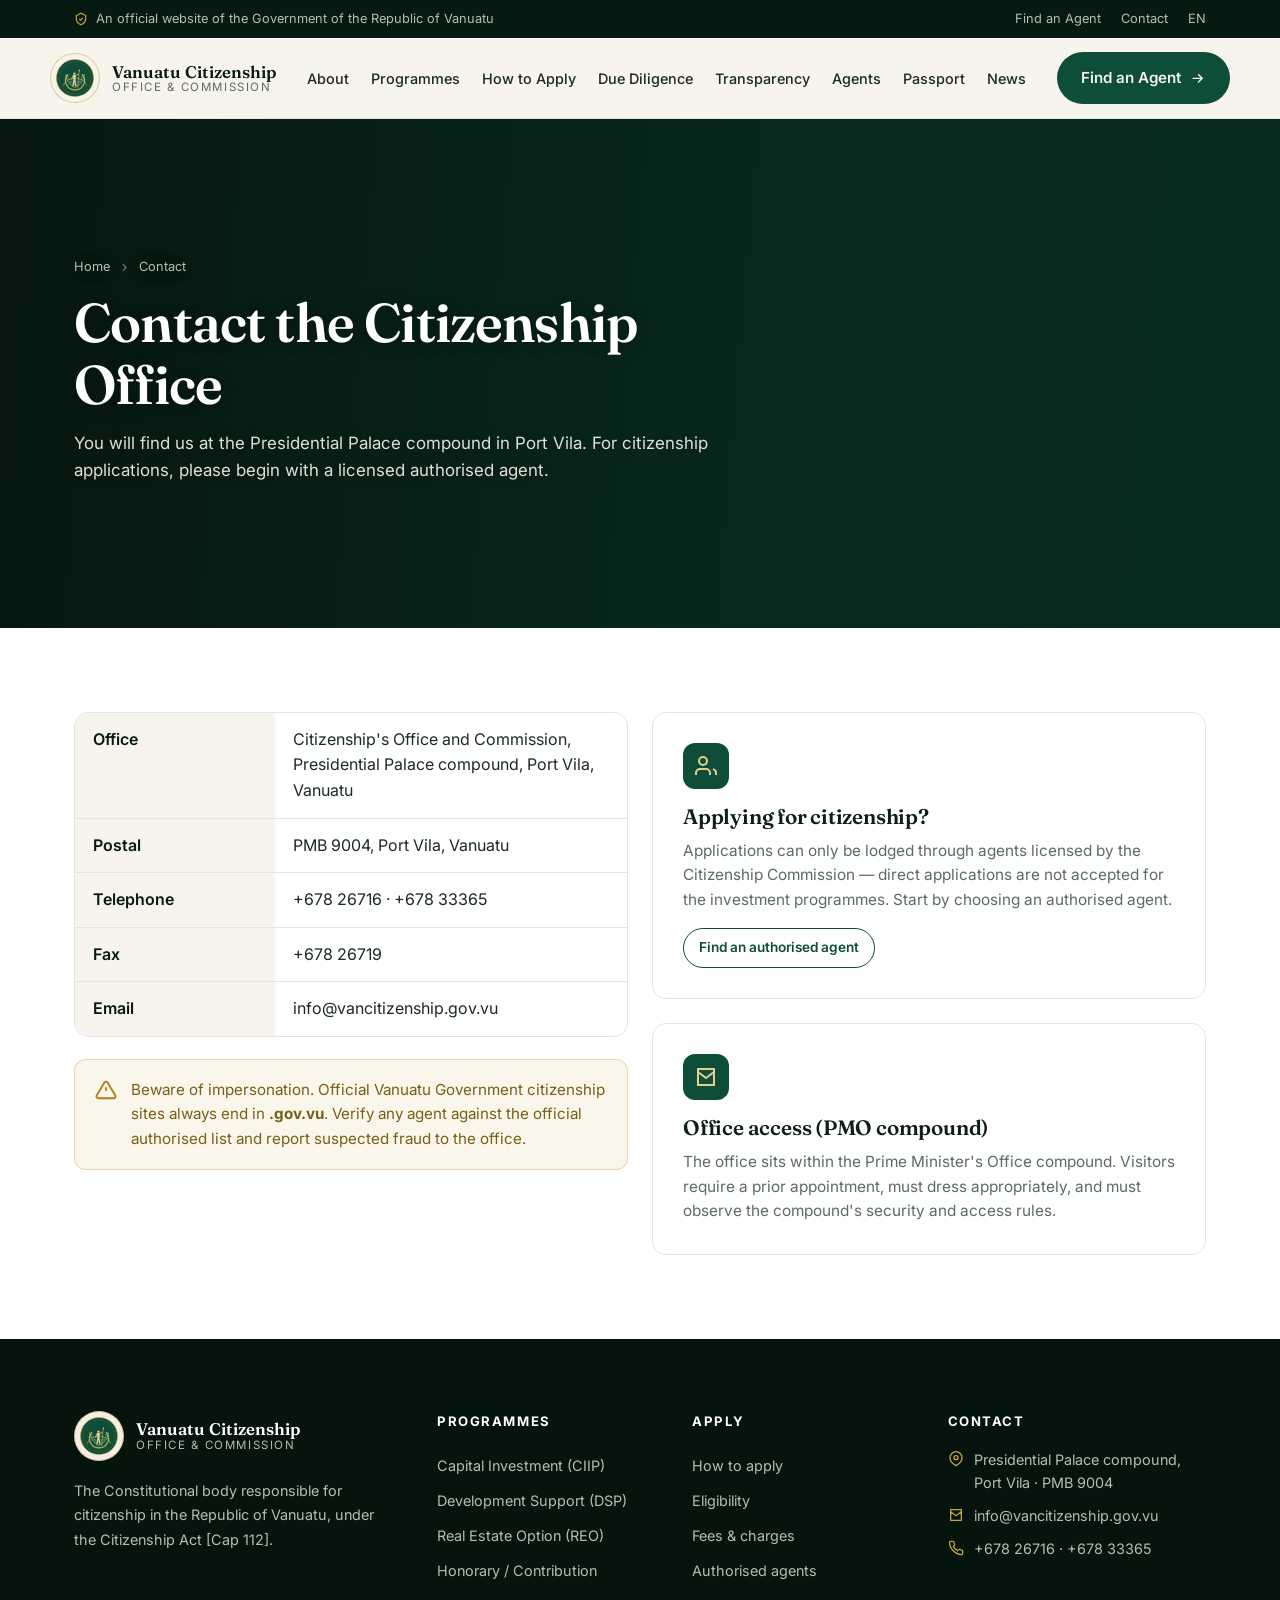
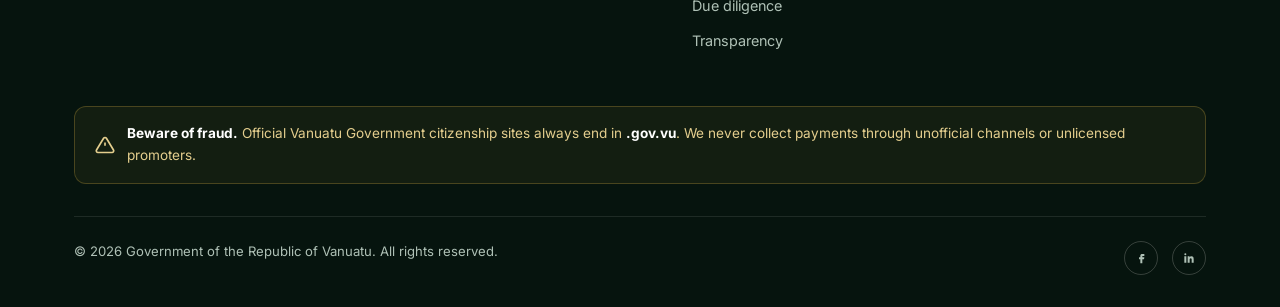
<file: contact.html>
<!DOCTYPE html>
<html lang="en">
<head>
<meta charset="UTF-8" />
<meta name="viewport" content="width=device-width, initial-scale=1.0" />
<title>Contact — Vanuatu Citizenship Office &amp; Commission</title>
<meta name="description" content="Contact the Vanuatu Citizenship Office and Commission, Port Vila. Address, telephone, fax and email." />
<link rel="preconnect" href="https://fonts.googleapis.com" />
<link rel="preconnect" href="https://fonts.gstatic.com" crossorigin />
<link href="https://fonts.googleapis.com/css2?family=Fraunces:opsz,wght@9..144,400;9..144,500;9..144,600;9..144,700&family=Inter:wght@400;500;600;700&display=swap" rel="stylesheet" />
<link rel="icon" type="image/svg+xml" href="assets/coat-of-arms.svg" />
<link rel="stylesheet" href="assets/styles.css" />
</head>
<body>
<a class="skip" href="#main">Skip to content</a>
<div class="gov"><div class="container">
  <span class="gov-official"><svg viewBox="0 0 24 24" fill="none" stroke="currentColor" stroke-width="2"><path d="M12 2 4 6v6c0 5 3.5 8 8 10 4.5-2 8-5 8-10V6l-8-4Z"/><path d="m9 12 2 2 4-4"/></svg> An official website of the Government of the Republic of Vanuatu</span>
  <span class="gov-links"><a href="agents.html">Find an Agent</a><a href="contact.html">Contact</a><a href="#" aria-label="Language: English">EN</a></span>
</div></div>
<header class="site" id="top"><div class="container nav">
  <a class="brand" href="index.html" aria-label="Home"><img class="seal" src="https://commons.wikimedia.org/wiki/Special:FilePath/Coat_of_arms_of_Vanuatu.svg" onerror="this.onerror=null;this.src='assets/coat-of-arms.svg'" alt="Coat of Arms of the Republic of Vanuatu" /><span class="brand-txt"><b>Vanuatu Citizenship</b><span>Office &amp; Commission</span></span></a>
  <nav class="menu" aria-label="Primary"><a data-nav="about.html" href="about.html">About</a><a data-nav="programmes.html" href="programmes.html">Programmes</a><a data-nav="how-to-apply.html" href="how-to-apply.html">How to Apply</a><a data-nav="due-diligence.html" href="due-diligence.html">Due Diligence</a><a data-nav="transparency.html" href="transparency.html">Transparency</a><a data-nav="agents.html" href="agents.html">Agents</a><a data-nav="passport.html" href="passport.html">Passport</a><a data-nav="news.html" href="news.html">News</a></nav>
  <div class="nav-cta"><a class="btn btn-dark" href="agents.html">Find an Agent <svg viewBox="0 0 24 24" fill="none" stroke="currentColor" stroke-width="2"><path d="M5 12h14M13 6l6 6-6 6"/></svg></a><button class="hamburger" id="open-menu" aria-label="Open menu" aria-expanded="false"><svg viewBox="0 0 24 24" fill="none" stroke="currentColor" stroke-width="2"><path d="M3 6h18M3 12h18M3 18h18"/></svg></button></div>
</div></header>
<div class="mpanel" id="mpanel" aria-hidden="true"><div class="mtop"><span class="brand-txt"><b style="color:#fff;font-family:var(--serif)">Vanuatu Citizenship</b></span><button class="mclose" id="close-menu" aria-label="Close menu"><svg viewBox="0 0 24 24" fill="none" stroke="currentColor" stroke-width="2"><path d="M6 6l12 12M18 6 6 18"/></svg></button></div><nav aria-label="Mobile"><a href="about.html">About</a><a href="programmes.html">Programmes</a><a href="how-to-apply.html">How to Apply</a><a href="due-diligence.html">Due Diligence</a><a href="transparency.html">Transparency</a><a href="agents.html">Authorised Agents</a><a href="passport.html">Passport</a><a href="news.html">News</a><a href="contact.html">Contact</a></nav><a class="btn btn-gold" href="agents.html">Find an Authorised Agent</a></div>

<main id="main">
<section class="subhero">
  <svg class="hero-y" viewBox="0 0 100 100" aria-hidden="true"><path d="M50 8 L50 52 L20 86 M50 52 L80 86" fill="none" stroke="#C8A23C" stroke-width="2.5" stroke-linecap="round"/></svg>
  <div class="container">
    <div class="breadcrumb"><a href="index.html">Home</a><svg viewBox="0 0 24 24" fill="none" stroke="currentColor" stroke-width="2"><path d="m9 6 6 6-6 6"/></svg><span>Contact</span></div>
    <h1>Contact the Citizenship Office</h1>
    <p>You will find us at the Presidential Palace compound in Port Vila. For citizenship applications, please begin with a licensed authorised agent.</p>
  </div>
</section>

<section class="bg-paper">
  <div class="container">
    <div class="cardgrid cols-2">
      <div class="reveal">
        <div class="dl">
          <dt>Office</dt><dd>Citizenship's Office and Commission, Presidential Palace compound, Port Vila, Vanuatu</dd>
          <dt>Postal</dt><dd>PMB 9004, Port Vila, Vanuatu</dd>
          <dt>Telephone</dt><dd><a href="tel:+67826716">+678 26716</a> · <a href="tel:+67833365">+678 33365</a></dd>
          <dt>Fax</dt><dd>+678 26719</dd>
          <dt>Email</dt><dd><a href="mailto:info@vancitizenship.gov.vu">info@vancitizenship.gov.vu</a></dd>
        </div>
        <div class="callout warn" style="margin-top:22px">
          <svg viewBox="0 0 24 24" fill="none" stroke="currentColor" stroke-width="2"><path d="M12 9v4M12 17h.01M10.3 3.9 1.8 18a2 2 0 0 0 1.7 3h17a2 2 0 0 0 1.7-3L13.7 3.9a2 2 0 0 0-3.4 0Z"/></svg>
          <span>Beware of impersonation. Official Vanuatu Government citizenship sites always end in <strong>.gov.vu</strong>. Verify any agent against the <a href="agents.html">official authorised list</a> and report suspected fraud to the office.</span>
        </div>
      </div>
      <div class="reveal">
        <div class="card">
          <span class="ic"><svg viewBox="0 0 24 24" fill="none" stroke="currentColor" stroke-width="2"><path d="M16 21v-2a4 4 0 0 0-4-4H6a4 4 0 0 0-4 4v2"/><circle cx="9" cy="7" r="4"/><path d="M22 21v-2a4 4 0 0 0-3-3.87"/></svg></span>
          <h3>Applying for citizenship?</h3>
          <p>Applications can only be lodged through agents licensed by the Citizenship Commission — direct applications are not accepted for the investment programmes. Start by choosing an authorised agent.</p>
          <p style="margin-top:16px"><a class="btn btn-outline btn-sm" href="agents.html">Find an authorised agent</a></p>
        </div>
        <div class="card" style="margin-top:24px">
          <span class="ic"><svg viewBox="0 0 24 24" fill="none" stroke="currentColor" stroke-width="2"><path d="M4 4h16v16H4zM4 7l8 6 8-6"/></svg></span>
          <h3>Office access (PMO compound)</h3>
          <p>The office sits within the Prime Minister's Office compound. Visitors require a prior appointment, must dress appropriately, and must observe the compound's security and access rules.</p>
        </div>
      </div>
    </div>
  </div>
</section>
</main>

<footer class="site">
  <div class="container">
    <div class="foot-grid">
      <div class="foot-brand"><div class="brand"><img class="seal" src="https://commons.wikimedia.org/wiki/Special:FilePath/Coat_of_arms_of_Vanuatu.svg" onerror="this.onerror=null;this.src='assets/coat-of-arms.svg'" alt="Coat of Arms of the Republic of Vanuatu" /><span class="brand-txt"><b>Vanuatu Citizenship</b><span>Office &amp; Commission</span></span></div><p>The Constitutional body responsible for citizenship in the Republic of Vanuatu, under the Citizenship Act [Cap 112].</p></div>
      <div class="foot-col"><h5>Programmes</h5><a href="programmes.html#ciip">Capital Investment (CIIP)</a><a href="programmes.html#dsp">Development Support (DSP)</a><a href="programmes.html#reo">Real Estate Option (REO)</a><a href="programmes.html#honorary">Honorary / Contribution</a></div>
      <div class="foot-col"><h5>Apply</h5><a href="how-to-apply.html">How to apply</a><a href="how-to-apply.html#eligibility">Eligibility</a><a href="how-to-apply.html#fees">Fees &amp; charges</a><a href="agents.html">Authorised agents</a><a href="due-diligence.html">Due diligence</a><a href="transparency.html">Transparency</a></div>
      <div class="foot-col foot-contact"><h5>Contact</h5><p><svg viewBox="0 0 24 24" fill="none" stroke="currentColor" stroke-width="2"><path d="M21 10c0 7-9 12-9 12s-9-5-9-12a9 9 0 0 1 18 0Z"/><circle cx="12" cy="10" r="3"/></svg> Presidential Palace compound, Port Vila · PMB 9004</p><p><svg viewBox="0 0 24 24" fill="none" stroke="currentColor" stroke-width="2"><path d="M4 4h16v16H4zM4 7l8 6 8-6"/></svg> info@vancitizenship.gov.vu</p><p><svg viewBox="0 0 24 24" fill="none" stroke="currentColor" stroke-width="2"><path d="M22 16.9v3a2 2 0 0 1-2.2 2 19.8 19.8 0 0 1-8.6-3 19.5 19.5 0 0 1-6-6 19.8 19.8 0 0 1-3-8.6A2 2 0 0 1 4.1 2h3a2 2 0 0 1 2 1.7c.1.9.4 1.8.7 2.7a2 2 0 0 1-.5 2.1L8.1 9.9a16 16 0 0 0 6 6l1.4-1.2a2 2 0 0 1 2.1-.5c.9.3 1.8.6 2.7.7a2 2 0 0 1 1.7 2Z"/></svg> +678 26716 · +678 33365</p></div>
    </div>
    <div class="foot-fraud"><svg viewBox="0 0 24 24" fill="none" stroke="currentColor" stroke-width="2"><path d="M12 9v4M12 17h.01M10.3 3.9 1.8 18a2 2 0 0 0 1.7 3h17a2 2 0 0 0 1.7-3L13.7 3.9a2 2 0 0 0-3.4 0Z"/></svg><span><strong style="color:#fff">Beware of fraud.</strong> Official Vanuatu Government citizenship sites always end in <strong style="color:#fff">.gov.vu</strong>. We never collect payments through unofficial channels or unlicensed promoters.</span></div>
    <div class="foot-bottom"><span>© <span id="year">2026</span> Government of the Republic of Vanuatu. All rights reserved.</span><div class="foot-social"><a href="#" aria-label="Facebook"><svg viewBox="0 0 24 24" fill="currentColor"><path d="M14 9h3V6h-3c-2 0-3 1-3 3v2H9v3h2v6h3v-6h2.5l.5-3H14V9.5c0-.3.2-.5.5-.5Z"/></svg></a><a href="#" aria-label="LinkedIn"><svg viewBox="0 0 24 24" fill="currentColor"><path d="M6.5 8A1.5 1.5 0 1 0 5 6.5 1.5 1.5 0 0 0 6.5 8ZM5 9.5h3V19H5ZM10 9.5h2.8v1.3h.05a3 3 0 0 1 2.7-1.5c2.9 0 3.45 1.9 3.45 4.4V19h-3v-4.2c0-1 0-2.3-1.4-2.3s-1.6 1.1-1.6 2.2V19h-3Z"/></svg></a></div></div>
  </div>
</footer>
<script src="assets/script.js"></script>
</body>
</html>
</file>
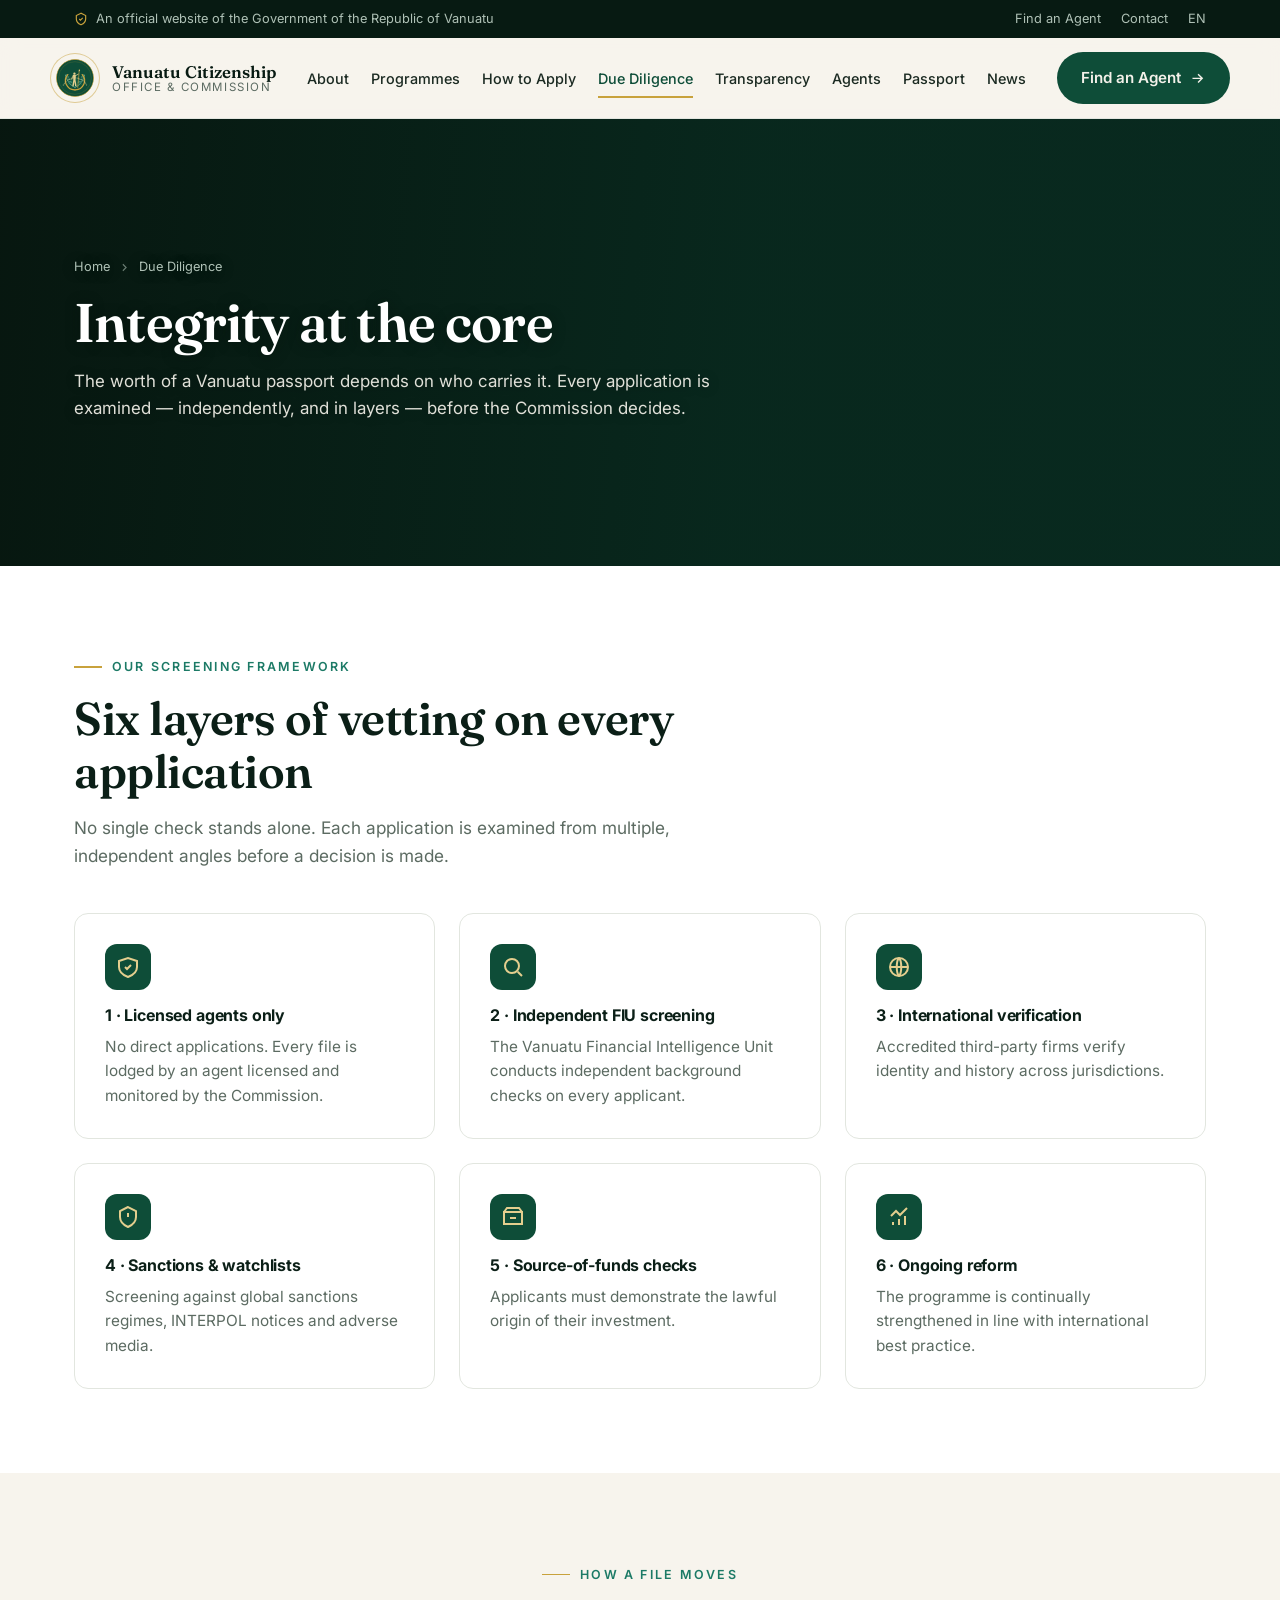
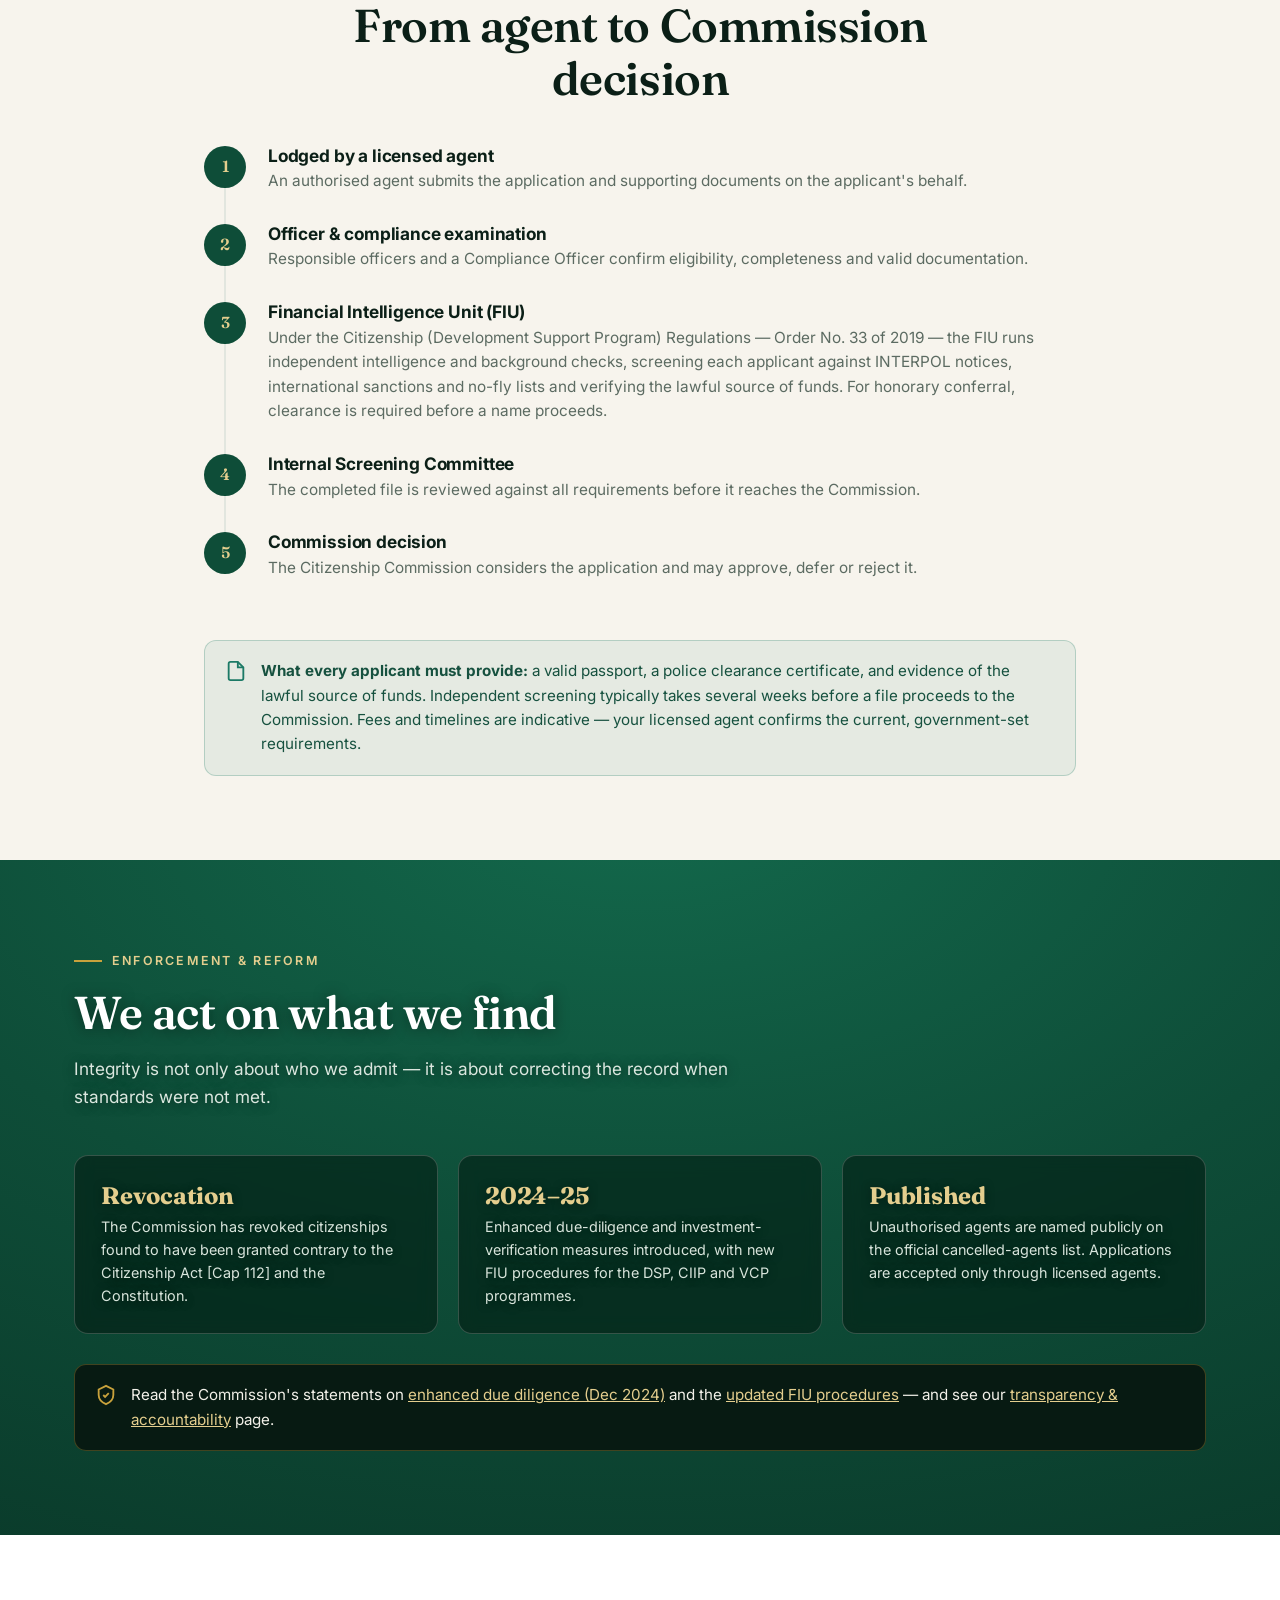
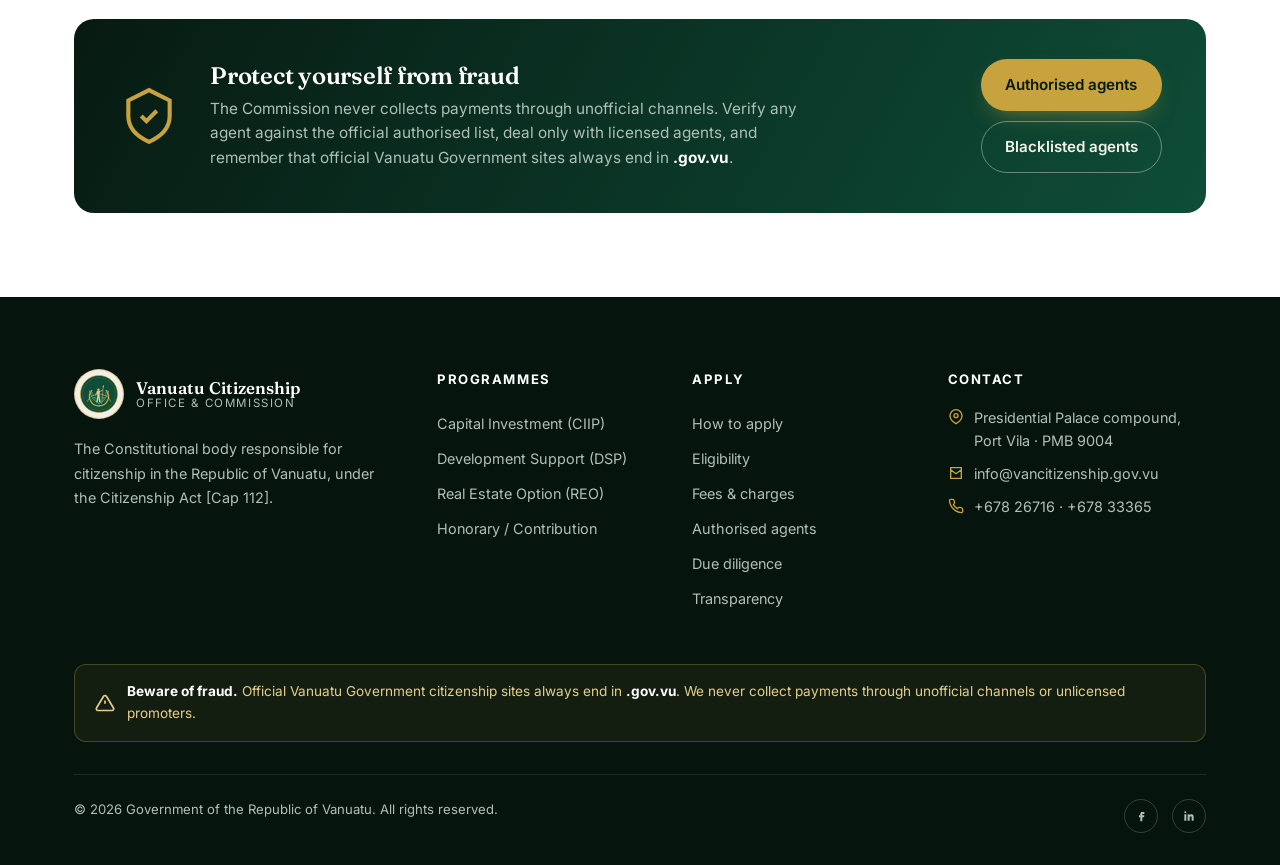
<file: due-diligence.html>
<!DOCTYPE html>
<html lang="en">
<head>
<meta charset="UTF-8" />
<meta name="viewport" content="width=device-width, initial-scale=1.0" />
<title>Due Diligence &amp; Integrity — Vanuatu Citizenship Office &amp; Commission</title>
<meta name="description" content="How the Vanuatu Citizenship Programme protects its integrity: licensed agents only, independent FIU screening, international verification, source-of-funds checks, and ongoing reform." />
<link rel="preconnect" href="https://fonts.googleapis.com" />
<link rel="preconnect" href="https://fonts.gstatic.com" crossorigin />
<link href="https://fonts.googleapis.com/css2?family=Fraunces:opsz,wght@9..144,400;9..144,500;9..144,600;9..144,700&family=Inter:wght@400;500;600;700&display=swap" rel="stylesheet" />
<link rel="icon" type="image/svg+xml" href="assets/coat-of-arms.svg" />
<link rel="stylesheet" href="assets/styles.css" />
</head>
<body>
<a class="skip" href="#main">Skip to content</a>
<div class="gov"><div class="container">
  <span class="gov-official"><svg viewBox="0 0 24 24" fill="none" stroke="currentColor" stroke-width="2"><path d="M12 2 4 6v6c0 5 3.5 8 8 10 4.5-2 8-5 8-10V6l-8-4Z"/><path d="m9 12 2 2 4-4"/></svg> An official website of the Government of the Republic of Vanuatu</span>
  <span class="gov-links"><a href="agents.html">Find an Agent</a><a href="contact.html">Contact</a><a href="#" aria-label="Language: English">EN</a></span>
</div></div>
<header class="site" id="top"><div class="container nav">
  <a class="brand" href="index.html" aria-label="Home"><img class="seal" src="https://commons.wikimedia.org/wiki/Special:FilePath/Coat_of_arms_of_Vanuatu.svg" onerror="this.onerror=null;this.src='assets/coat-of-arms.svg'" alt="Coat of Arms of the Republic of Vanuatu" /><span class="brand-txt"><b>Vanuatu Citizenship</b><span>Office &amp; Commission</span></span></a>
  <nav class="menu" aria-label="Primary"><a data-nav="about.html" href="about.html">About</a><a data-nav="programmes.html" href="programmes.html">Programmes</a><a data-nav="how-to-apply.html" href="how-to-apply.html">How to Apply</a><a data-nav="due-diligence.html" href="due-diligence.html">Due Diligence</a><a data-nav="transparency.html" href="transparency.html">Transparency</a><a data-nav="agents.html" href="agents.html">Agents</a><a data-nav="passport.html" href="passport.html">Passport</a><a data-nav="news.html" href="news.html">News</a></nav>
  <div class="nav-cta"><a class="btn btn-dark" href="agents.html">Find an Agent <svg viewBox="0 0 24 24" fill="none" stroke="currentColor" stroke-width="2"><path d="M5 12h14M13 6l6 6-6 6"/></svg></a><button class="hamburger" id="open-menu" aria-label="Open menu" aria-expanded="false"><svg viewBox="0 0 24 24" fill="none" stroke="currentColor" stroke-width="2"><path d="M3 6h18M3 12h18M3 18h18"/></svg></button></div>
</div></header>
<div class="mpanel" id="mpanel" aria-hidden="true"><div class="mtop"><span class="brand-txt"><b style="color:#fff;font-family:var(--serif)">Vanuatu Citizenship</b></span><button class="mclose" id="close-menu" aria-label="Close menu"><svg viewBox="0 0 24 24" fill="none" stroke="currentColor" stroke-width="2"><path d="M6 6l12 12M18 6 6 18"/></svg></button></div><nav aria-label="Mobile"><a href="about.html">About</a><a href="programmes.html">Programmes</a><a href="how-to-apply.html">How to Apply</a><a href="due-diligence.html">Due Diligence</a><a href="transparency.html">Transparency</a><a href="agents.html">Authorised Agents</a><a href="passport.html">Passport</a><a href="news.html">News</a><a href="contact.html">Contact</a></nav><a class="btn btn-gold" href="agents.html">Find an Authorised Agent</a></div>

<main id="main">
<section class="subhero">
  <svg class="hero-y" viewBox="0 0 100 100" aria-hidden="true"><path d="M50 8 L50 52 L20 86 M50 52 L80 86" fill="none" stroke="#C8A23C" stroke-width="2.5" stroke-linecap="round"/></svg>
  <div class="container">
    <div class="breadcrumb"><a href="index.html">Home</a><svg viewBox="0 0 24 24" fill="none" stroke="currentColor" stroke-width="2"><path d="m9 6 6 6-6 6"/></svg><span>Due Diligence</span></div>
    <h1>Integrity at the core</h1>
    <p>The worth of a Vanuatu passport depends on who carries it. Every application is examined — independently, and in layers — before the Commission decides.</p>
  </div>
</section>

<!-- Layers -->
<section class="bg-paper">
  <div class="container">
    <div class="sec-head reveal"><span class="eyebrow">Our screening framework</span><h2>Six layers of vetting on every application</h2><p>No single check stands alone. Each application is examined from multiple, independent angles before a decision is made.</p></div>
    <div class="cardgrid cols-3" style="margin-top:44px">
      <div class="card reveal"><span class="ic"><svg viewBox="0 0 24 24" fill="none" stroke="currentColor" stroke-width="2"><path d="M9 12l2 2 4-4"/><path d="M21 12c0 5-3.5 8-9 10-5.5-2-9-5-9-10V6l9-3 9 3Z"/></svg></span><h4>1 · Licensed agents only</h4><p>No direct applications. Every file is lodged by an agent licensed and monitored by the Commission.</p></div>
      <div class="card reveal"><span class="ic"><svg viewBox="0 0 24 24" fill="none" stroke="currentColor" stroke-width="2"><circle cx="11" cy="11" r="7"/><path d="m21 21-4.3-4.3"/></svg></span><h4>2 · Independent FIU screening</h4><p>The Vanuatu Financial Intelligence Unit conducts independent background checks on every applicant.</p></div>
      <div class="card reveal"><span class="ic"><svg viewBox="0 0 24 24" fill="none" stroke="currentColor" stroke-width="2"><circle cx="12" cy="12" r="9"/><path d="M3 12h18M12 3c3 3 3 15 0 18M12 3c-3 3-3 15 0 18"/></svg></span><h4>3 · International verification</h4><p>Accredited third-party firms verify identity and history across jurisdictions.</p></div>
      <div class="card reveal"><span class="ic"><svg viewBox="0 0 24 24" fill="none" stroke="currentColor" stroke-width="2"><path d="M12 2 4 6v6c0 5 3.5 8 8 10 4.5-2 8-5 8-10V6l-8-4Z"/><path d="M12 8v4M12 16h.01"/></svg></span><h4>4 · Sanctions &amp; watchlists</h4><p>Screening against global sanctions regimes, INTERPOL notices and adverse media.</p></div>
      <div class="card reveal"><span class="ic"><svg viewBox="0 0 24 24" fill="none" stroke="currentColor" stroke-width="2"><path d="M3 7h18v12H3zM3 7l3-4h12l3 4M9 13h6"/></svg></span><h4>5 · Source-of-funds checks</h4><p>Applicants must demonstrate the lawful origin of their investment.</p></div>
      <div class="card reveal"><span class="ic"><svg viewBox="0 0 24 24" fill="none" stroke="currentColor" stroke-width="2"><path d="M12 20v-6M6 20v-3M18 20v-9M4 11l5-5 4 4 7-7"/></svg></span><h4>6 · Ongoing reform</h4><p>The programme is continually strengthened in line with international best practice.</p></div>
    </div>
  </div>
</section>

<!-- Flow -->
<section class="bg-sand">
  <div class="container narrow">
    <div class="sec-head center reveal"><span class="eyebrow">How a file moves</span><h2>From agent to Commission decision</h2></div>
    <div class="vsteps reveal" style="margin-top:40px">
      <div class="vstep"><h4>Lodged by a licensed agent</h4><p>An authorised agent submits the application and supporting documents on the applicant's behalf.</p></div>
      <div class="vstep"><h4>Officer &amp; compliance examination</h4><p>Responsible officers and a Compliance Officer confirm eligibility, completeness and valid documentation.</p></div>
      <div class="vstep"><h4>Financial Intelligence Unit (FIU)</h4><p>Under the Citizenship (Development Support Program) Regulations — Order No. 33 of 2019 — the FIU runs independent intelligence and background checks, screening each applicant against INTERPOL notices, international sanctions and no-fly lists and verifying the lawful source of funds. For honorary conferral, clearance is required before a name proceeds.</p></div>
      <div class="vstep"><h4>Internal Screening Committee</h4><p>The completed file is reviewed against all requirements before it reaches the Commission.</p></div>
      <div class="vstep"><h4>Commission decision</h4><p>The Citizenship Commission considers the application and may approve, defer or reject it.</p></div>
    </div>
    <div class="callout info reveal" style="margin-top:30px">
      <svg viewBox="0 0 24 24" fill="none" stroke="currentColor" stroke-width="2"><path d="M14 2H6a2 2 0 0 0-2 2v16a2 2 0 0 0 2 2h12a2 2 0 0 0 2-2V8z"/><path d="M14 2v6h6"/></svg>
      <span><strong>What every applicant must provide:</strong> a valid passport, a police clearance certificate, and evidence of the lawful source of funds. Independent screening typically takes several weeks before a file proceeds to the Commission. Fees and timelines are indicative — your licensed agent confirms the current, government-set requirements.</span>
    </div>
  </div>
</section>

<!-- Enforcement -->
<section class="bg-green" style="position:relative;overflow:hidden">
  <svg class="hero-y" viewBox="0 0 100 100" aria-hidden="true" style="opacity:.08;left:-8%;bottom:-25%;top:auto;right:auto;width:46%"><path d="M50 8 L50 52 L20 86 M50 52 L80 86" fill="none" stroke="#C8A23C" stroke-width="2.5" stroke-linecap="round"/></svg>
  <div class="container" style="position:relative;z-index:2">
    <div class="sec-head reveal"><span class="eyebrow">Enforcement &amp; reform</span><h2>We act on what we find</h2><p>Integrity is not only about who we admit — it is about correcting the record when standards were not met.</p></div>
    <div class="darkgrid cols-3" style="margin-top:44px">
      <div class="darkcell reveal"><h4 style="font-family:var(--serif);font-size:1.5rem;color:var(--gold-soft)">Revocation</h4><p>The Commission has revoked citizenships found to have been granted contrary to the Citizenship Act [Cap 112] and the Constitution.</p></div>
      <div class="darkcell reveal"><h4 style="font-family:var(--serif);font-size:1.5rem;color:var(--gold-soft)">2024–25</h4><p>Enhanced due-diligence and investment-verification measures introduced, with new FIU procedures for the DSP, CIIP and VCP programmes.</p></div>
      <div class="darkcell reveal"><h4 style="font-family:var(--serif);font-size:1.5rem;color:var(--gold-soft)">Published</h4><p>Unauthorised agents are named publicly on the official cancelled-agents list. Applications are accepted only through licensed agents.</p></div>
    </div>
    <div class="callout dark reveal" style="margin-top:30px">
      <svg viewBox="0 0 24 24" fill="none" stroke="currentColor" stroke-width="2"><path d="M12 2 4 6v6c0 5 3.5 8 8 10 4.5-2 8-5 8-10V6l-8-4Z"/><path d="m9 12 2 2 4-4"/></svg>
      <span>Read the Commission's statements on <a href="news.html#n103" style="color:var(--gold-soft);text-decoration:underline">enhanced due diligence (Dec 2024)</a> and the <a href="news.html#n104" style="color:var(--gold-soft);text-decoration:underline">updated FIU procedures</a> — and see our <a href="transparency.html" style="color:var(--gold-soft);text-decoration:underline">transparency &amp; accountability</a> page.</span>
    </div>
  </div>
</section>

<!-- Fraud awareness -->
<section class="bg-paper">
  <div class="container">
    <div class="agents-card reveal">
      <svg class="shield" viewBox="0 0 24 24" fill="none" stroke="currentColor" stroke-width="1.6"><path d="M12 2 4 6v6c0 5 3.5 8 8 10 4.5-2 8-5 8-10V6l-8-4Z"/><path d="m9 12 2 2 4-4"/></svg>
      <div>
        <h3>Protect yourself from fraud</h3>
        <p>The Commission never collects payments through unofficial channels. Verify any agent against the official authorised list, deal only with licensed agents, and remember that official Vanuatu Government sites always end in <strong style="color:#fff">.gov.vu</strong>.</p>
      </div>
      <div class="ac-actions"><a class="btn btn-gold" href="agents.html">Authorised agents</a><a class="btn btn-ghost" href="agents.html#blacklist">Blacklisted agents</a></div>
    </div>
  </div>
</section>
</main>

<footer class="site">
  <div class="container">
    <div class="foot-grid">
      <div class="foot-brand"><div class="brand"><img class="seal" src="https://commons.wikimedia.org/wiki/Special:FilePath/Coat_of_arms_of_Vanuatu.svg" onerror="this.onerror=null;this.src='assets/coat-of-arms.svg'" alt="Coat of Arms of the Republic of Vanuatu" /><span class="brand-txt"><b>Vanuatu Citizenship</b><span>Office &amp; Commission</span></span></div><p>The Constitutional body responsible for citizenship in the Republic of Vanuatu, under the Citizenship Act [Cap 112].</p></div>
      <div class="foot-col"><h5>Programmes</h5><a href="programmes.html#ciip">Capital Investment (CIIP)</a><a href="programmes.html#dsp">Development Support (DSP)</a><a href="programmes.html#reo">Real Estate Option (REO)</a><a href="programmes.html#honorary">Honorary / Contribution</a></div>
      <div class="foot-col"><h5>Apply</h5><a href="how-to-apply.html">How to apply</a><a href="how-to-apply.html#eligibility">Eligibility</a><a href="how-to-apply.html#fees">Fees &amp; charges</a><a href="agents.html">Authorised agents</a><a href="due-diligence.html">Due diligence</a><a href="transparency.html">Transparency</a></div>
      <div class="foot-col foot-contact"><h5>Contact</h5><p><svg viewBox="0 0 24 24" fill="none" stroke="currentColor" stroke-width="2"><path d="M21 10c0 7-9 12-9 12s-9-5-9-12a9 9 0 0 1 18 0Z"/><circle cx="12" cy="10" r="3"/></svg> Presidential Palace compound, Port Vila · PMB 9004</p><p><svg viewBox="0 0 24 24" fill="none" stroke="currentColor" stroke-width="2"><path d="M4 4h16v16H4zM4 7l8 6 8-6"/></svg> info@vancitizenship.gov.vu</p><p><svg viewBox="0 0 24 24" fill="none" stroke="currentColor" stroke-width="2"><path d="M22 16.9v3a2 2 0 0 1-2.2 2 19.8 19.8 0 0 1-8.6-3 19.5 19.5 0 0 1-6-6 19.8 19.8 0 0 1-3-8.6A2 2 0 0 1 4.1 2h3a2 2 0 0 1 2 1.7c.1.9.4 1.8.7 2.7a2 2 0 0 1-.5 2.1L8.1 9.9a16 16 0 0 0 6 6l1.4-1.2a2 2 0 0 1 2.1-.5c.9.3 1.8.6 2.7.7a2 2 0 0 1 1.7 2Z"/></svg> +678 26716 · +678 33365</p></div>
    </div>
    <div class="foot-fraud"><svg viewBox="0 0 24 24" fill="none" stroke="currentColor" stroke-width="2"><path d="M12 9v4M12 17h.01M10.3 3.9 1.8 18a2 2 0 0 0 1.7 3h17a2 2 0 0 0 1.7-3L13.7 3.9a2 2 0 0 0-3.4 0Z"/></svg><span><strong style="color:#fff">Beware of fraud.</strong> Official Vanuatu Government citizenship sites always end in <strong style="color:#fff">.gov.vu</strong>. We never collect payments through unofficial channels or unlicensed promoters.</span></div>
    <div class="foot-bottom"><span>© <span id="year">2026</span> Government of the Republic of Vanuatu. All rights reserved.</span><div class="foot-social"><a href="#" aria-label="Facebook"><svg viewBox="0 0 24 24" fill="currentColor"><path d="M14 9h3V6h-3c-2 0-3 1-3 3v2H9v3h2v6h3v-6h2.5l.5-3H14V9.5c0-.3.2-.5.5-.5Z"/></svg></a><a href="#" aria-label="LinkedIn"><svg viewBox="0 0 24 24" fill="currentColor"><path d="M6.5 8A1.5 1.5 0 1 0 5 6.5 1.5 1.5 0 0 0 6.5 8ZM5 9.5h3V19H5ZM10 9.5h2.8v1.3h.05a3 3 0 0 1 2.7-1.5c2.9 0 3.45 1.9 3.45 4.4V19h-3v-4.2c0-1 0-2.3-1.4-2.3s-1.6 1.1-1.6 2.2V19h-3Z"/></svg></a></div></div>
  </div>
</footer>
<script src="assets/script.js"></script>
</body>
</html>
</file>
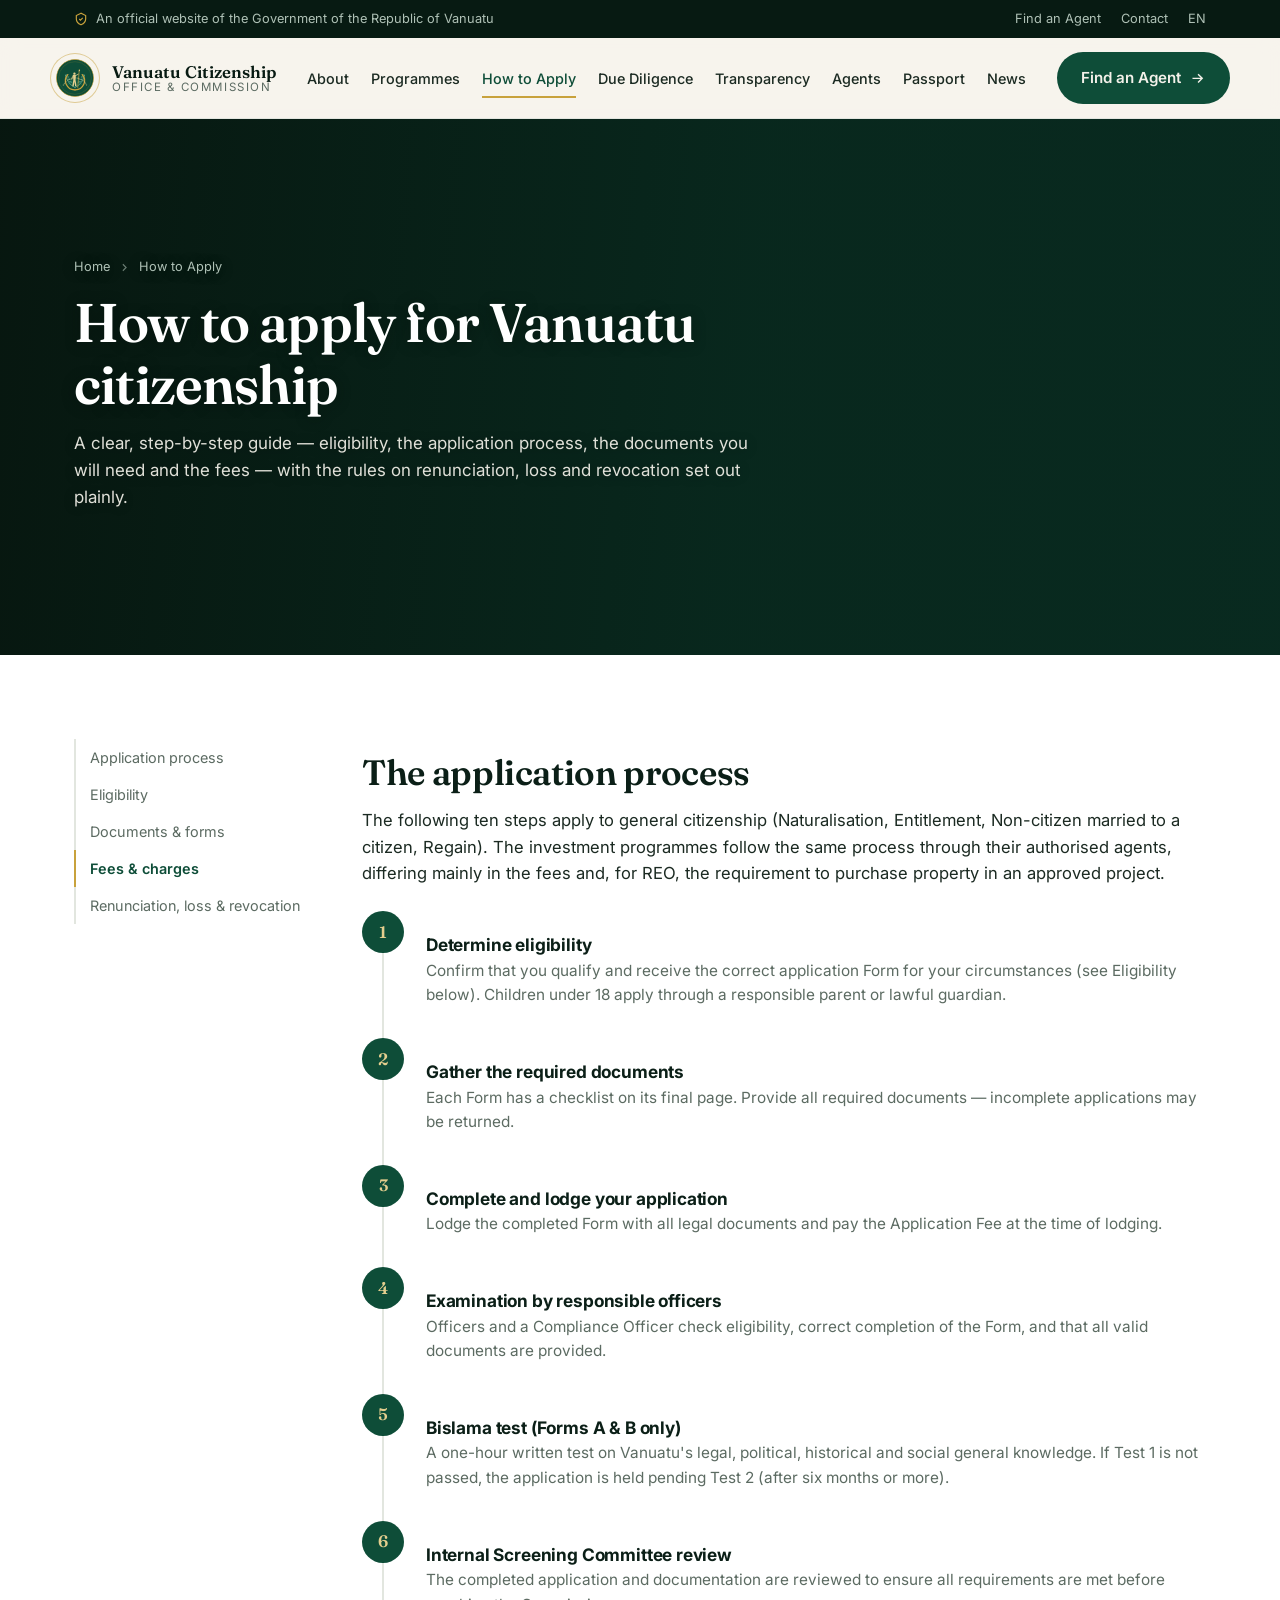
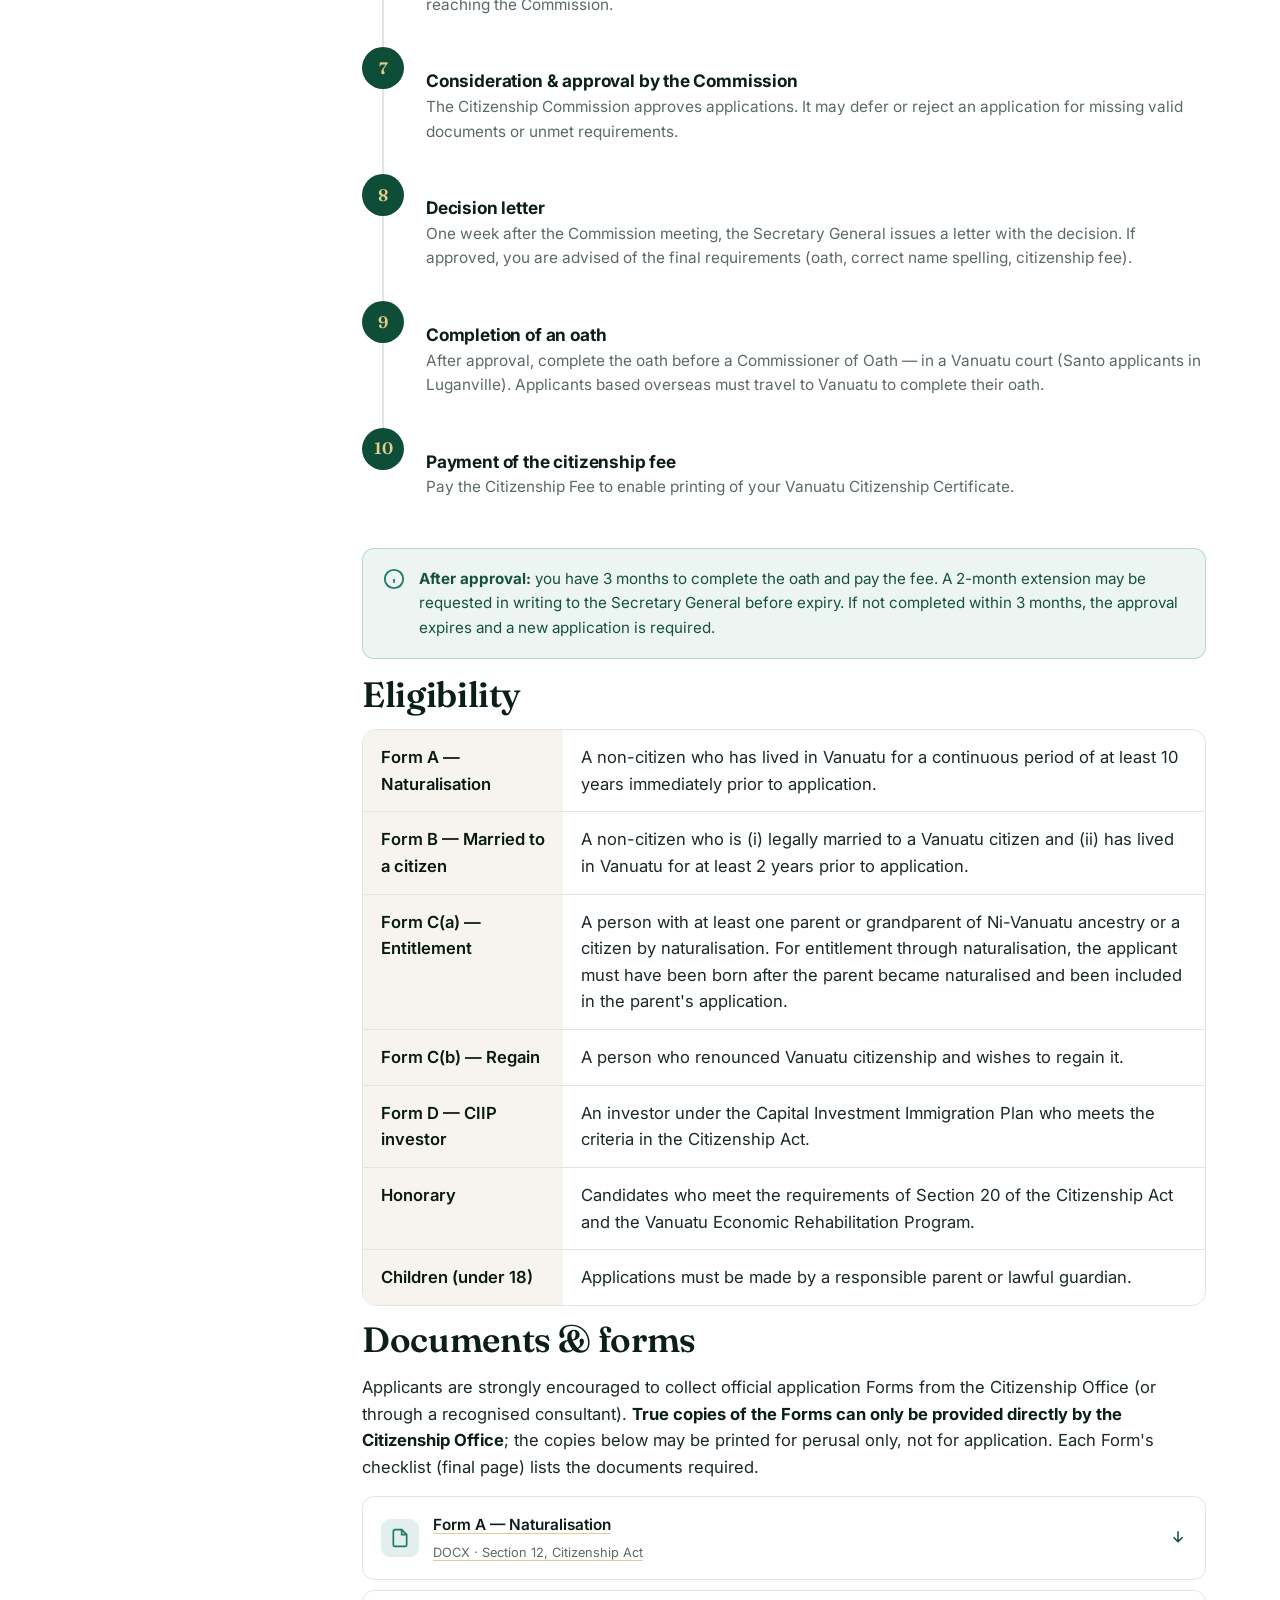
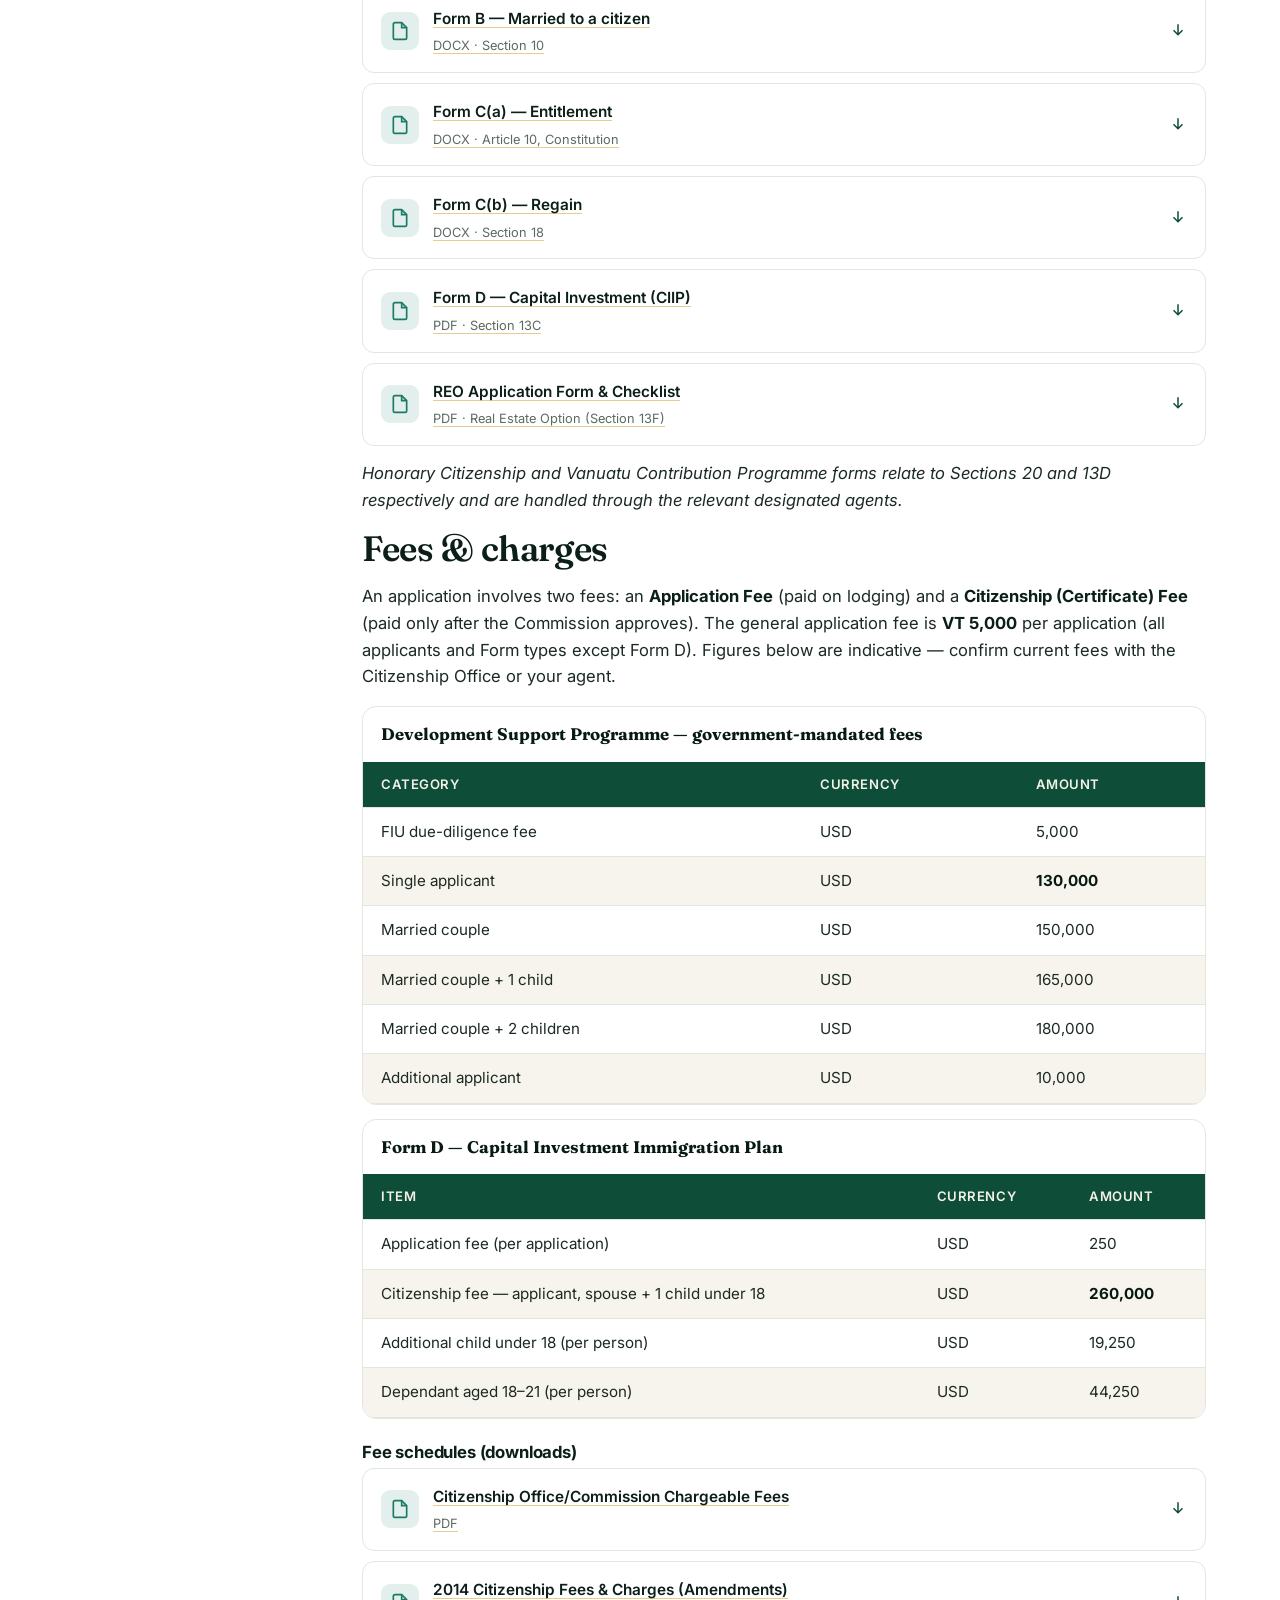
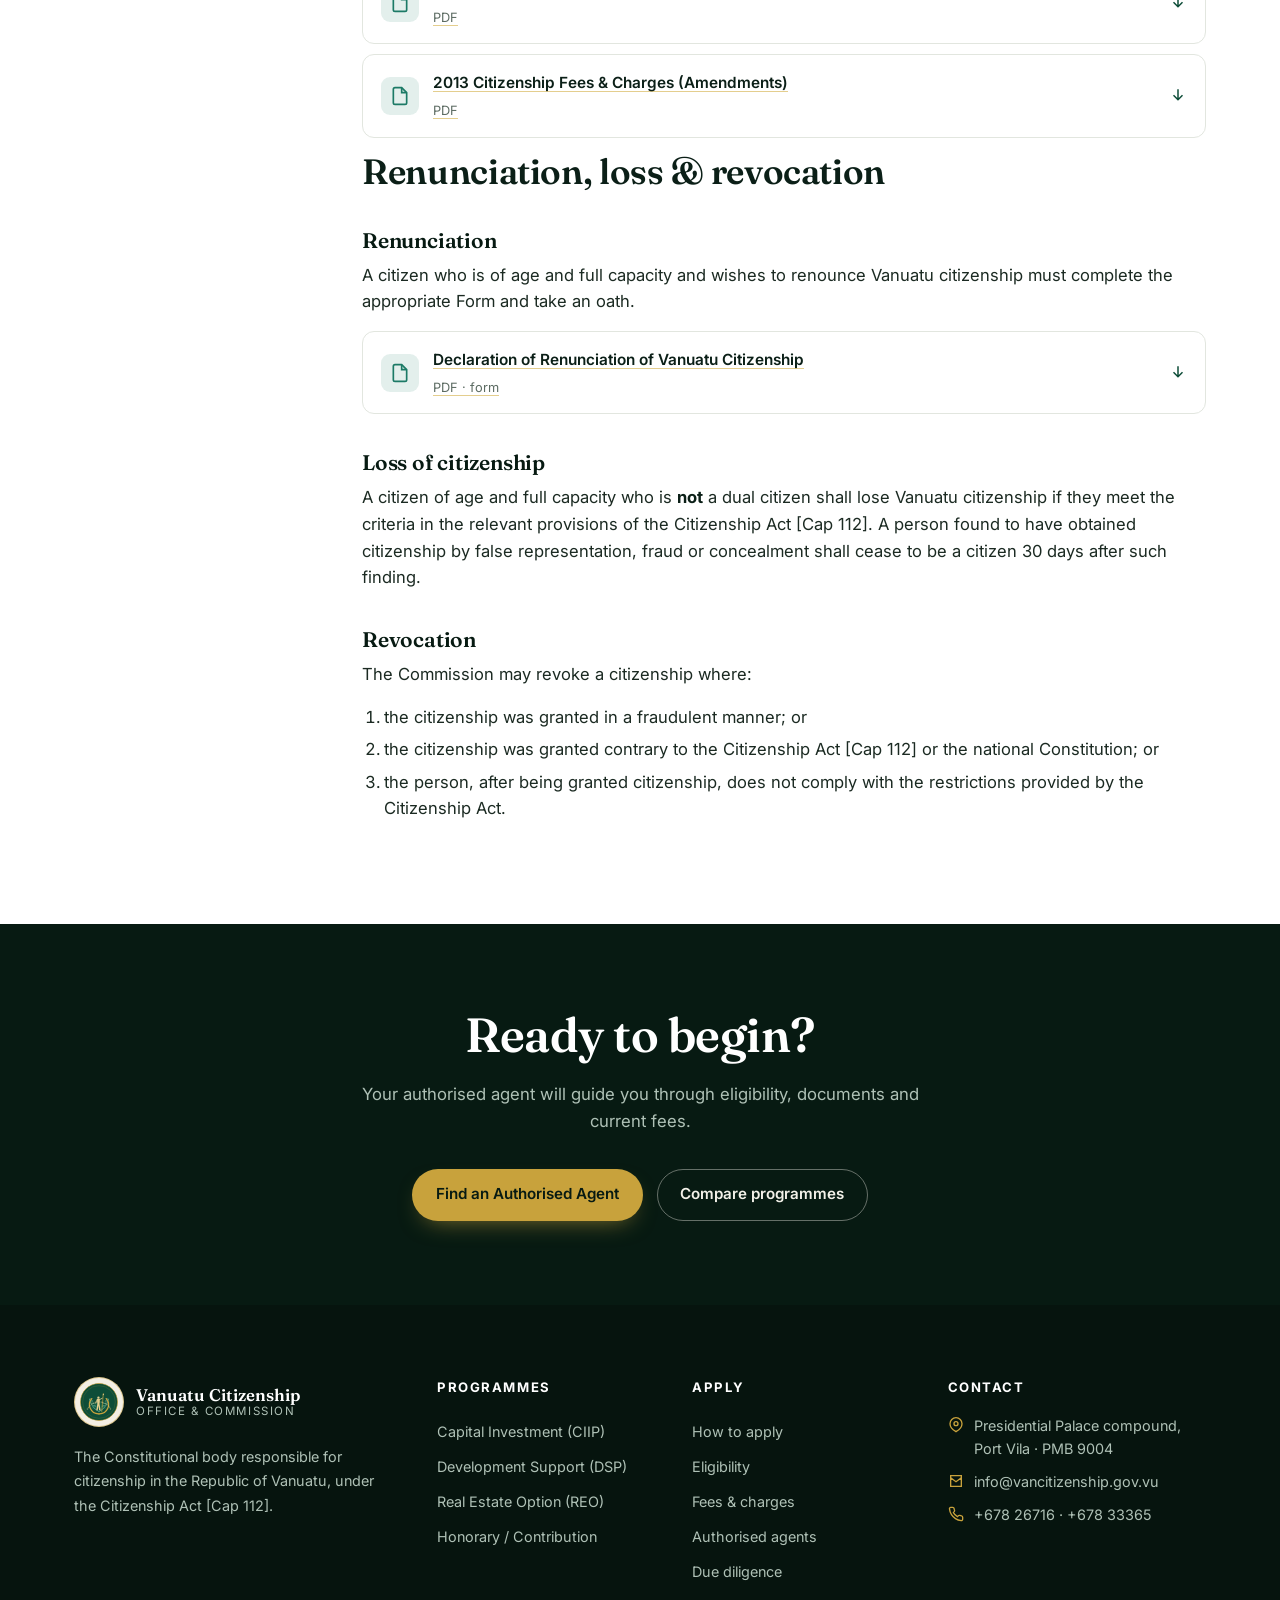
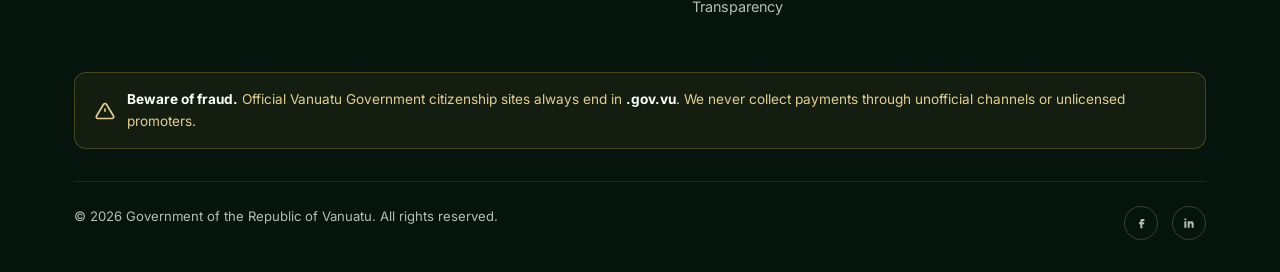
<file: how-to-apply.html>
<!DOCTYPE html>
<html lang="en">
<head>
<meta charset="UTF-8" />
<meta name="viewport" content="width=device-width, initial-scale=1.0" />
<title>How to Apply — Vanuatu Citizenship Office &amp; Commission</title>
<meta name="description" content="The Vanuatu citizenship application process step by step, eligibility, required documents and forms, fees and charges, and rules on renunciation, loss and revocation." />
<link rel="preconnect" href="https://fonts.googleapis.com" />
<link rel="preconnect" href="https://fonts.gstatic.com" crossorigin />
<link href="https://fonts.googleapis.com/css2?family=Fraunces:opsz,wght@9..144,400;9..144,500;9..144,600;9..144,700&family=Inter:wght@400;500;600;700&display=swap" rel="stylesheet" />
<link rel="icon" type="image/svg+xml" href="assets/coat-of-arms.svg" />
<link rel="stylesheet" href="assets/styles.css" />
</head>
<body>
<a class="skip" href="#main">Skip to content</a>
<div class="gov"><div class="container">
  <span class="gov-official"><svg viewBox="0 0 24 24" fill="none" stroke="currentColor" stroke-width="2"><path d="M12 2 4 6v6c0 5 3.5 8 8 10 4.5-2 8-5 8-10V6l-8-4Z"/><path d="m9 12 2 2 4-4"/></svg> An official website of the Government of the Republic of Vanuatu</span>
  <span class="gov-links"><a href="agents.html">Find an Agent</a><a href="contact.html">Contact</a><a href="#" aria-label="Language: English">EN</a></span>
</div></div>
<header class="site" id="top"><div class="container nav">
  <a class="brand" href="index.html" aria-label="Home"><img class="seal" src="https://commons.wikimedia.org/wiki/Special:FilePath/Coat_of_arms_of_Vanuatu.svg" onerror="this.onerror=null;this.src='assets/coat-of-arms.svg'" alt="Coat of Arms of the Republic of Vanuatu" /><span class="brand-txt"><b>Vanuatu Citizenship</b><span>Office &amp; Commission</span></span></a>
  <nav class="menu" aria-label="Primary"><a data-nav="about.html" href="about.html">About</a><a data-nav="programmes.html" href="programmes.html">Programmes</a><a data-nav="how-to-apply.html" href="how-to-apply.html">How to Apply</a><a data-nav="due-diligence.html" href="due-diligence.html">Due Diligence</a><a data-nav="transparency.html" href="transparency.html">Transparency</a><a data-nav="agents.html" href="agents.html">Agents</a><a data-nav="passport.html" href="passport.html">Passport</a><a data-nav="news.html" href="news.html">News</a></nav>
  <div class="nav-cta"><a class="btn btn-dark" href="agents.html">Find an Agent <svg viewBox="0 0 24 24" fill="none" stroke="currentColor" stroke-width="2"><path d="M5 12h14M13 6l6 6-6 6"/></svg></a><button class="hamburger" id="open-menu" aria-label="Open menu" aria-expanded="false"><svg viewBox="0 0 24 24" fill="none" stroke="currentColor" stroke-width="2"><path d="M3 6h18M3 12h18M3 18h18"/></svg></button></div>
</div></header>
<div class="mpanel" id="mpanel" aria-hidden="true"><div class="mtop"><span class="brand-txt"><b style="color:#fff;font-family:var(--serif)">Vanuatu Citizenship</b></span><button class="mclose" id="close-menu" aria-label="Close menu"><svg viewBox="0 0 24 24" fill="none" stroke="currentColor" stroke-width="2"><path d="M6 6l12 12M18 6 6 18"/></svg></button></div><nav aria-label="Mobile"><a href="about.html">About</a><a href="programmes.html">Programmes</a><a href="how-to-apply.html">How to Apply</a><a href="due-diligence.html">Due Diligence</a><a href="transparency.html">Transparency</a><a href="agents.html">Authorised Agents</a><a href="passport.html">Passport</a><a href="news.html">News</a><a href="contact.html">Contact</a></nav><a class="btn btn-gold" href="agents.html">Find an Authorised Agent</a></div>

<main id="main">
<section class="subhero">
  <svg class="hero-y" viewBox="0 0 100 100" aria-hidden="true"><path d="M50 8 L50 52 L20 86 M50 52 L80 86" fill="none" stroke="#C8A23C" stroke-width="2.5" stroke-linecap="round"/></svg>
  <div class="container">
    <div class="breadcrumb"><a href="index.html">Home</a><svg viewBox="0 0 24 24" fill="none" stroke="currentColor" stroke-width="2"><path d="m9 6 6 6-6 6"/></svg><span>How to Apply</span></div>
    <h1>How to apply for Vanuatu citizenship</h1>
    <p>A clear, step-by-step guide — eligibility, the application process, the documents you will need and the fees — with the rules on renunciation, loss and revocation set out plainly.</p>
  </div>
</section>

<section class="bg-paper">
  <div class="container">
    <div class="layout">
      <aside class="sidenav" aria-label="On this page">
        <a href="#process">Application process</a>
        <a href="#eligibility">Eligibility</a>
        <a href="#documents">Documents &amp; forms</a>
        <a href="#fees">Fees &amp; charges</a>
        <a href="#status">Renunciation, loss &amp; revocation</a>
      </aside>
      <div class="prose wide">

        <div id="process" class="anchor">
          <h2>The application process</h2>
          <p>The following ten steps apply to general citizenship (Naturalisation, Entitlement, Non-citizen married to a citizen, Regain). The investment programmes follow the same process through their authorised agents, differing mainly in the fees and, for REO, the requirement to purchase property in an approved project.</p>
          <div class="vsteps" style="margin-top:24px">
            <div class="vstep"><h4>Determine eligibility</h4><p>Confirm that you qualify and receive the correct application Form for your circumstances (see Eligibility below). Children under 18 apply through a responsible parent or lawful guardian.</p></div>
            <div class="vstep"><h4>Gather the required documents</h4><p>Each Form has a checklist on its final page. Provide all required documents — incomplete applications may be returned.</p></div>
            <div class="vstep"><h4>Complete and lodge your application</h4><p>Lodge the completed Form with all legal documents and pay the Application Fee at the time of lodging.</p></div>
            <div class="vstep"><h4>Examination by responsible officers</h4><p>Officers and a Compliance Officer check eligibility, correct completion of the Form, and that all valid documents are provided.</p></div>
            <div class="vstep"><h4>Bislama test (Forms A &amp; B only)</h4><p>A one-hour written test on Vanuatu's legal, political, historical and social general knowledge. If Test 1 is not passed, the application is held pending Test 2 (after six months or more).</p></div>
            <div class="vstep"><h4>Internal Screening Committee review</h4><p>The completed application and documentation are reviewed to ensure all requirements are met before reaching the Commission.</p></div>
            <div class="vstep"><h4>Consideration &amp; approval by the Commission</h4><p>The Citizenship Commission approves applications. It may defer or reject an application for missing valid documents or unmet requirements.</p></div>
            <div class="vstep"><h4>Decision letter</h4><p>One week after the Commission meeting, the Secretary General issues a letter with the decision. If approved, you are advised of the final requirements (oath, correct name spelling, citizenship fee).</p></div>
            <div class="vstep"><h4>Completion of an oath</h4><p>After approval, complete the oath before a Commissioner of Oath — in a Vanuatu court (Santo applicants in Luganville). Applicants based overseas must travel to Vanuatu to complete their oath.</p></div>
            <div class="vstep"><h4>Payment of the citizenship fee</h4><p>Pay the Citizenship Fee to enable printing of your Vanuatu Citizenship Certificate.</p></div>
          </div>
          <p class="callout info" style="margin-top:18px"><svg viewBox="0 0 24 24" fill="none" stroke="currentColor" stroke-width="2"><circle cx="12" cy="12" r="10"/><path d="M12 16v-4M12 8h.01"/></svg><span><strong>After approval:</strong> you have 3 months to complete the oath and pay the fee. A 2-month extension may be requested in writing to the Secretary General before expiry. If not completed within 3 months, the approval expires and a new application is required.</span></p>
        </div>

        <div id="eligibility" class="anchor">
          <h2>Eligibility</h2>
          <div class="dl">
            <dt>Form A — Naturalisation</dt><dd>A non-citizen who has lived in Vanuatu for a continuous period of at least 10 years immediately prior to application.</dd>
            <dt>Form B — Married to a citizen</dt><dd>A non-citizen who is (i) legally married to a Vanuatu citizen and (ii) has lived in Vanuatu for at least 2 years prior to application.</dd>
            <dt>Form C(a) — Entitlement</dt><dd>A person with at least one parent or grandparent of Ni-Vanuatu ancestry or a citizen by naturalisation. For entitlement through naturalisation, the applicant must have been born after the parent became naturalised and been included in the parent's application.</dd>
            <dt>Form C(b) — Regain</dt><dd>A person who renounced Vanuatu citizenship and wishes to regain it.</dd>
            <dt>Form D — CIIP investor</dt><dd>An investor under the Capital Investment Immigration Plan who meets the criteria in the Citizenship Act.</dd>
            <dt>Honorary</dt><dd>Candidates who meet the requirements of Section 20 of the Citizenship Act and the Vanuatu Economic Rehabilitation Program.</dd>
            <dt>Children (under 18)</dt><dd>Applications must be made by a responsible parent or lawful guardian.</dd>
          </div>
        </div>

        <div id="documents" class="anchor">
          <h2>Documents &amp; forms</h2>
          <p>Applicants are strongly encouraged to collect official application Forms from the Citizenship Office (or through a recognised consultant). <strong>True copies of the Forms can only be provided directly by the Citizenship Office</strong>; the copies below may be printed for perusal only, not for application. Each Form's checklist (final page) lists the documents required.</p>
          <div class="downloads" style="margin-top:14px">
            <a class="dl-item" href="https://vancitizenship.gov.vu/images/forms/Form_A.docx" target="_blank" rel="noopener"><span class="fic"><svg viewBox="0 0 24 24" fill="none" stroke="currentColor" stroke-width="2"><path d="M14 2H6a2 2 0 0 0-2 2v16a2 2 0 0 0 2 2h12a2 2 0 0 0 2-2V8z"/><path d="M14 2v6h6"/></svg></span><span><span class="t">Form A — Naturalisation</span><br><span class="s">DOCX · Section 12, Citizenship Act</span></span><span class="arrow"><svg viewBox="0 0 24 24" fill="none" stroke="currentColor" stroke-width="2" width="18" height="18"><path d="M12 3v14M6 11l6 6 6-6"/></svg></span></a>
            <a class="dl-item" href="https://vancitizenship.gov.vu/images/forms/Form_B.docx" target="_blank" rel="noopener"><span class="fic"><svg viewBox="0 0 24 24" fill="none" stroke="currentColor" stroke-width="2"><path d="M14 2H6a2 2 0 0 0-2 2v16a2 2 0 0 0 2 2h12a2 2 0 0 0 2-2V8z"/><path d="M14 2v6h6"/></svg></span><span><span class="t">Form B — Married to a citizen</span><br><span class="s">DOCX · Section 10</span></span><span class="arrow"><svg viewBox="0 0 24 24" fill="none" stroke="currentColor" stroke-width="2" width="18" height="18"><path d="M12 3v14M6 11l6 6 6-6"/></svg></span></a>
            <a class="dl-item" href="https://vancitizenship.gov.vu/images/forms/Form_C_a.docx" target="_blank" rel="noopener"><span class="fic"><svg viewBox="0 0 24 24" fill="none" stroke="currentColor" stroke-width="2"><path d="M14 2H6a2 2 0 0 0-2 2v16a2 2 0 0 0 2 2h12a2 2 0 0 0 2-2V8z"/><path d="M14 2v6h6"/></svg></span><span><span class="t">Form C(a) — Entitlement</span><br><span class="s">DOCX · Article 10, Constitution</span></span><span class="arrow"><svg viewBox="0 0 24 24" fill="none" stroke="currentColor" stroke-width="2" width="18" height="18"><path d="M12 3v14M6 11l6 6 6-6"/></svg></span></a>
            <a class="dl-item" href="https://vancitizenship.gov.vu/images/forms/Form_C_b.docx" target="_blank" rel="noopener"><span class="fic"><svg viewBox="0 0 24 24" fill="none" stroke="currentColor" stroke-width="2"><path d="M14 2H6a2 2 0 0 0-2 2v16a2 2 0 0 0 2 2h12a2 2 0 0 0 2-2V8z"/><path d="M14 2v6h6"/></svg></span><span><span class="t">Form C(b) — Regain</span><br><span class="s">DOCX · Section 18</span></span><span class="arrow"><svg viewBox="0 0 24 24" fill="none" stroke="currentColor" stroke-width="2" width="18" height="18"><path d="M12 3v14M6 11l6 6 6-6"/></svg></span></a>
            <a class="dl-item" href="https://vancitizenship.gov.vu/images/pdf/Application Form D.pdf" target="_blank" rel="noopener"><span class="fic"><svg viewBox="0 0 24 24" fill="none" stroke="currentColor" stroke-width="2"><path d="M14 2H6a2 2 0 0 0-2 2v16a2 2 0 0 0 2 2h12a2 2 0 0 0 2-2V8z"/><path d="M14 2v6h6"/></svg></span><span><span class="t">Form D — Capital Investment (CIIP)</span><br><span class="s">PDF · Section 13C</span></span><span class="arrow"><svg viewBox="0 0 24 24" fill="none" stroke="currentColor" stroke-width="2" width="18" height="18"><path d="M12 3v14M6 11l6 6 6-6"/></svg></span></a>
            <a class="dl-item" href="https://vancitizenship.gov.vu/images/REO_APPLI_FORM__CHECK_1.pdf" target="_blank" rel="noopener"><span class="fic"><svg viewBox="0 0 24 24" fill="none" stroke="currentColor" stroke-width="2"><path d="M14 2H6a2 2 0 0 0-2 2v16a2 2 0 0 0 2 2h12a2 2 0 0 0 2-2V8z"/><path d="M14 2v6h6"/></svg></span><span><span class="t">REO Application Form &amp; Checklist</span><br><span class="s">PDF · Real Estate Option (Section 13F)</span></span><span class="arrow"><svg viewBox="0 0 24 24" fill="none" stroke="currentColor" stroke-width="2" width="18" height="18"><path d="M12 3v14M6 11l6 6 6-6"/></svg></span></a>
          </div>
          <p style="margin-top:14px"><em>Honorary Citizenship and Vanuatu Contribution Programme forms relate to Sections 20 and 13D respectively and are handled through the relevant designated agents.</em></p>
        </div>

        <div id="fees" class="anchor">
          <h2>Fees &amp; charges</h2>
          <p>An application involves two fees: an <strong>Application Fee</strong> (paid on lodging) and a <strong>Citizenship (Certificate) Fee</strong> (paid only after the Commission approves). The general application fee is <strong>VT 5,000</strong> per application (all applicants and Form types except Form D). Figures below are indicative — confirm current fees with the Citizenship Office or your agent.</p>
          <div class="table-wrap" style="margin:14px 0">
            <table class="data">
              <caption>Development Support Programme — government-mandated fees</caption>
              <thead><tr><th>Category</th><th>Currency</th><th>Amount</th></tr></thead>
              <tbody>
                <tr><td>FIU due-diligence fee</td><td>USD</td><td>5,000</td></tr>
                <tr><td>Single applicant</td><td>USD</td><td><b>130,000</b></td></tr>
                <tr><td>Married couple</td><td>USD</td><td>150,000</td></tr>
                <tr><td>Married couple + 1 child</td><td>USD</td><td>165,000</td></tr>
                <tr><td>Married couple + 2 children</td><td>USD</td><td>180,000</td></tr>
                <tr><td>Additional applicant</td><td>USD</td><td>10,000</td></tr>
              </tbody>
            </table>
          </div>
          <div class="table-wrap" style="margin:14px 0">
            <table class="data">
              <caption>Form D — Capital Investment Immigration Plan</caption>
              <thead><tr><th>Item</th><th>Currency</th><th>Amount</th></tr></thead>
              <tbody>
                <tr><td>Application fee (per application)</td><td>USD</td><td>250</td></tr>
                <tr><td>Citizenship fee — applicant, spouse + 1 child under 18</td><td>USD</td><td><b>260,000</b></td></tr>
                <tr><td>Additional child under 18 (per person)</td><td>USD</td><td>19,250</td></tr>
                <tr><td>Dependant aged 18–21 (per person)</td><td>USD</td><td>44,250</td></tr>
              </tbody>
            </table>
          </div>
          <h4>Fee schedules (downloads)</h4>
          <div class="downloads">
            <a class="dl-item" href="https://vancitizenship.gov.vu/images/pdf/CITIZENSHIP_OFFICE_CHARGEABLE_FEES.pdf" target="_blank" rel="noopener"><span class="fic"><svg viewBox="0 0 24 24" fill="none" stroke="currentColor" stroke-width="2"><path d="M14 2H6a2 2 0 0 0-2 2v16a2 2 0 0 0 2 2h12a2 2 0 0 0 2-2V8z"/><path d="M14 2v6h6"/></svg></span><span><span class="t">Citizenship Office/Commission Chargeable Fees</span><br><span class="s">PDF</span></span><span class="arrow"><svg viewBox="0 0 24 24" fill="none" stroke="currentColor" stroke-width="2" width="18" height="18"><path d="M12 3v14M6 11l6 6 6-6"/></svg></span></a>
            <a class="dl-item" href="https://vancitizenship.gov.vu/images/pdf/2014_CITIZENSHIP_FEES_AND_CHARGES_AMENDMENTS.pdf" target="_blank" rel="noopener"><span class="fic"><svg viewBox="0 0 24 24" fill="none" stroke="currentColor" stroke-width="2"><path d="M14 2H6a2 2 0 0 0-2 2v16a2 2 0 0 0 2 2h12a2 2 0 0 0 2-2V8z"/><path d="M14 2v6h6"/></svg></span><span><span class="t">2014 Citizenship Fees &amp; Charges (Amendments)</span><br><span class="s">PDF</span></span><span class="arrow"><svg viewBox="0 0 24 24" fill="none" stroke="currentColor" stroke-width="2" width="18" height="18"><path d="M12 3v14M6 11l6 6 6-6"/></svg></span></a>
            <a class="dl-item" href="https://vancitizenship.gov.vu/images/pdf/2013_CITIZENSHIP_FEES_AND_CHARGES_AMENDMENTS.pdf" target="_blank" rel="noopener"><span class="fic"><svg viewBox="0 0 24 24" fill="none" stroke="currentColor" stroke-width="2"><path d="M14 2H6a2 2 0 0 0-2 2v16a2 2 0 0 0 2 2h12a2 2 0 0 0 2-2V8z"/><path d="M14 2v6h6"/></svg></span><span><span class="t">2013 Citizenship Fees &amp; Charges (Amendments)</span><br><span class="s">PDF</span></span><span class="arrow"><svg viewBox="0 0 24 24" fill="none" stroke="currentColor" stroke-width="2" width="18" height="18"><path d="M12 3v14M6 11l6 6 6-6"/></svg></span></a>
          </div>
        </div>

        <div id="status" class="anchor">
          <h2>Renunciation, loss &amp; revocation</h2>
          <h3>Renunciation</h3>
          <p>A citizen who is of age and full capacity and wishes to renounce Vanuatu citizenship must complete the appropriate Form and take an oath.</p>
          <div class="downloads"><a class="dl-item" href="https://vancitizenship.gov.vu/images/pdf/Declaration_of_Renunciation_Of_Vanuatu_Citizenship.pdf" target="_blank" rel="noopener"><span class="fic"><svg viewBox="0 0 24 24" fill="none" stroke="currentColor" stroke-width="2"><path d="M14 2H6a2 2 0 0 0-2 2v16a2 2 0 0 0 2 2h12a2 2 0 0 0 2-2V8z"/><path d="M14 2v6h6"/></svg></span><span><span class="t">Declaration of Renunciation of Vanuatu Citizenship</span><br><span class="s">PDF · form</span></span><span class="arrow"><svg viewBox="0 0 24 24" fill="none" stroke="currentColor" stroke-width="2" width="18" height="18"><path d="M12 3v14M6 11l6 6 6-6"/></svg></span></a></div>
          <h3>Loss of citizenship</h3>
          <p>A citizen of age and full capacity who is <strong>not</strong> a dual citizen shall lose Vanuatu citizenship if they meet the criteria in the relevant provisions of the Citizenship Act [Cap 112]. A person found to have obtained citizenship by false representation, fraud or concealment shall cease to be a citizen 30 days after such finding.</p>
          <h3>Revocation</h3>
          <p>The Commission may revoke a citizenship where:</p>
          <ol>
            <li>the citizenship was granted in a fraudulent manner; or</li>
            <li>the citizenship was granted contrary to the Citizenship Act [Cap 112] or the national Constitution; or</li>
            <li>the person, after being granted citizenship, does not comply with the restrictions provided by the Citizenship Act.</li>
          </ol>
        </div>
      </div>
    </div>
  </div>
</section>

<section class="cta">
  <svg class="hero-y" viewBox="0 0 100 100" aria-hidden="true"><path d="M50 8 L50 52 L20 86 M50 52 L80 86" fill="none" stroke="#C8A23C" stroke-width="2.5" stroke-linecap="round"/></svg>
  <div class="container"><h2 class="reveal">Ready to begin?</h2><p class="reveal">Your authorised agent will guide you through eligibility, documents and current fees.</p><div class="cta-actions reveal"><a class="btn btn-gold" href="agents.html">Find an Authorised Agent</a><a class="btn btn-ghost" href="programmes.html">Compare programmes</a></div></div>
</section>
</main>

<footer class="site">
  <div class="container">
    <div class="foot-grid">
      <div class="foot-brand"><div class="brand"><img class="seal" src="https://commons.wikimedia.org/wiki/Special:FilePath/Coat_of_arms_of_Vanuatu.svg" onerror="this.onerror=null;this.src='assets/coat-of-arms.svg'" alt="Coat of Arms of the Republic of Vanuatu" /><span class="brand-txt"><b>Vanuatu Citizenship</b><span>Office &amp; Commission</span></span></div><p>The Constitutional body responsible for citizenship in the Republic of Vanuatu, under the Citizenship Act [Cap 112].</p></div>
      <div class="foot-col"><h5>Programmes</h5><a href="programmes.html#ciip">Capital Investment (CIIP)</a><a href="programmes.html#dsp">Development Support (DSP)</a><a href="programmes.html#reo">Real Estate Option (REO)</a><a href="programmes.html#honorary">Honorary / Contribution</a></div>
      <div class="foot-col"><h5>Apply</h5><a href="how-to-apply.html">How to apply</a><a href="how-to-apply.html#eligibility">Eligibility</a><a href="how-to-apply.html#fees">Fees &amp; charges</a><a href="agents.html">Authorised agents</a><a href="due-diligence.html">Due diligence</a><a href="transparency.html">Transparency</a></div>
      <div class="foot-col foot-contact"><h5>Contact</h5><p><svg viewBox="0 0 24 24" fill="none" stroke="currentColor" stroke-width="2"><path d="M21 10c0 7-9 12-9 12s-9-5-9-12a9 9 0 0 1 18 0Z"/><circle cx="12" cy="10" r="3"/></svg> Presidential Palace compound, Port Vila · PMB 9004</p><p><svg viewBox="0 0 24 24" fill="none" stroke="currentColor" stroke-width="2"><path d="M4 4h16v16H4zM4 7l8 6 8-6"/></svg> info@vancitizenship.gov.vu</p><p><svg viewBox="0 0 24 24" fill="none" stroke="currentColor" stroke-width="2"><path d="M22 16.9v3a2 2 0 0 1-2.2 2 19.8 19.8 0 0 1-8.6-3 19.5 19.5 0 0 1-6-6 19.8 19.8 0 0 1-3-8.6A2 2 0 0 1 4.1 2h3a2 2 0 0 1 2 1.7c.1.9.4 1.8.7 2.7a2 2 0 0 1-.5 2.1L8.1 9.9a16 16 0 0 0 6 6l1.4-1.2a2 2 0 0 1 2.1-.5c.9.3 1.8.6 2.7.7a2 2 0 0 1 1.7 2Z"/></svg> +678 26716 · +678 33365</p></div>
    </div>
    <div class="foot-fraud"><svg viewBox="0 0 24 24" fill="none" stroke="currentColor" stroke-width="2"><path d="M12 9v4M12 17h.01M10.3 3.9 1.8 18a2 2 0 0 0 1.7 3h17a2 2 0 0 0 1.7-3L13.7 3.9a2 2 0 0 0-3.4 0Z"/></svg><span><strong style="color:#fff">Beware of fraud.</strong> Official Vanuatu Government citizenship sites always end in <strong style="color:#fff">.gov.vu</strong>. We never collect payments through unofficial channels or unlicensed promoters.</span></div>
    <div class="foot-bottom"><span>© <span id="year">2026</span> Government of the Republic of Vanuatu. All rights reserved.</span><div class="foot-social"><a href="#" aria-label="Facebook"><svg viewBox="0 0 24 24" fill="currentColor"><path d="M14 9h3V6h-3c-2 0-3 1-3 3v2H9v3h2v6h3v-6h2.5l.5-3H14V9.5c0-.3.2-.5.5-.5Z"/></svg></a><a href="#" aria-label="LinkedIn"><svg viewBox="0 0 24 24" fill="currentColor"><path d="M6.5 8A1.5 1.5 0 1 0 5 6.5 1.5 1.5 0 0 0 6.5 8ZM5 9.5h3V19H5ZM10 9.5h2.8v1.3h.05a3 3 0 0 1 2.7-1.5c2.9 0 3.45 1.9 3.45 4.4V19h-3v-4.2c0-1 0-2.3-1.4-2.3s-1.6 1.1-1.6 2.2V19h-3Z"/></svg></a></div></div>
  </div>
</footer>
<script src="assets/script.js"></script>
</body>
</html>
</file>
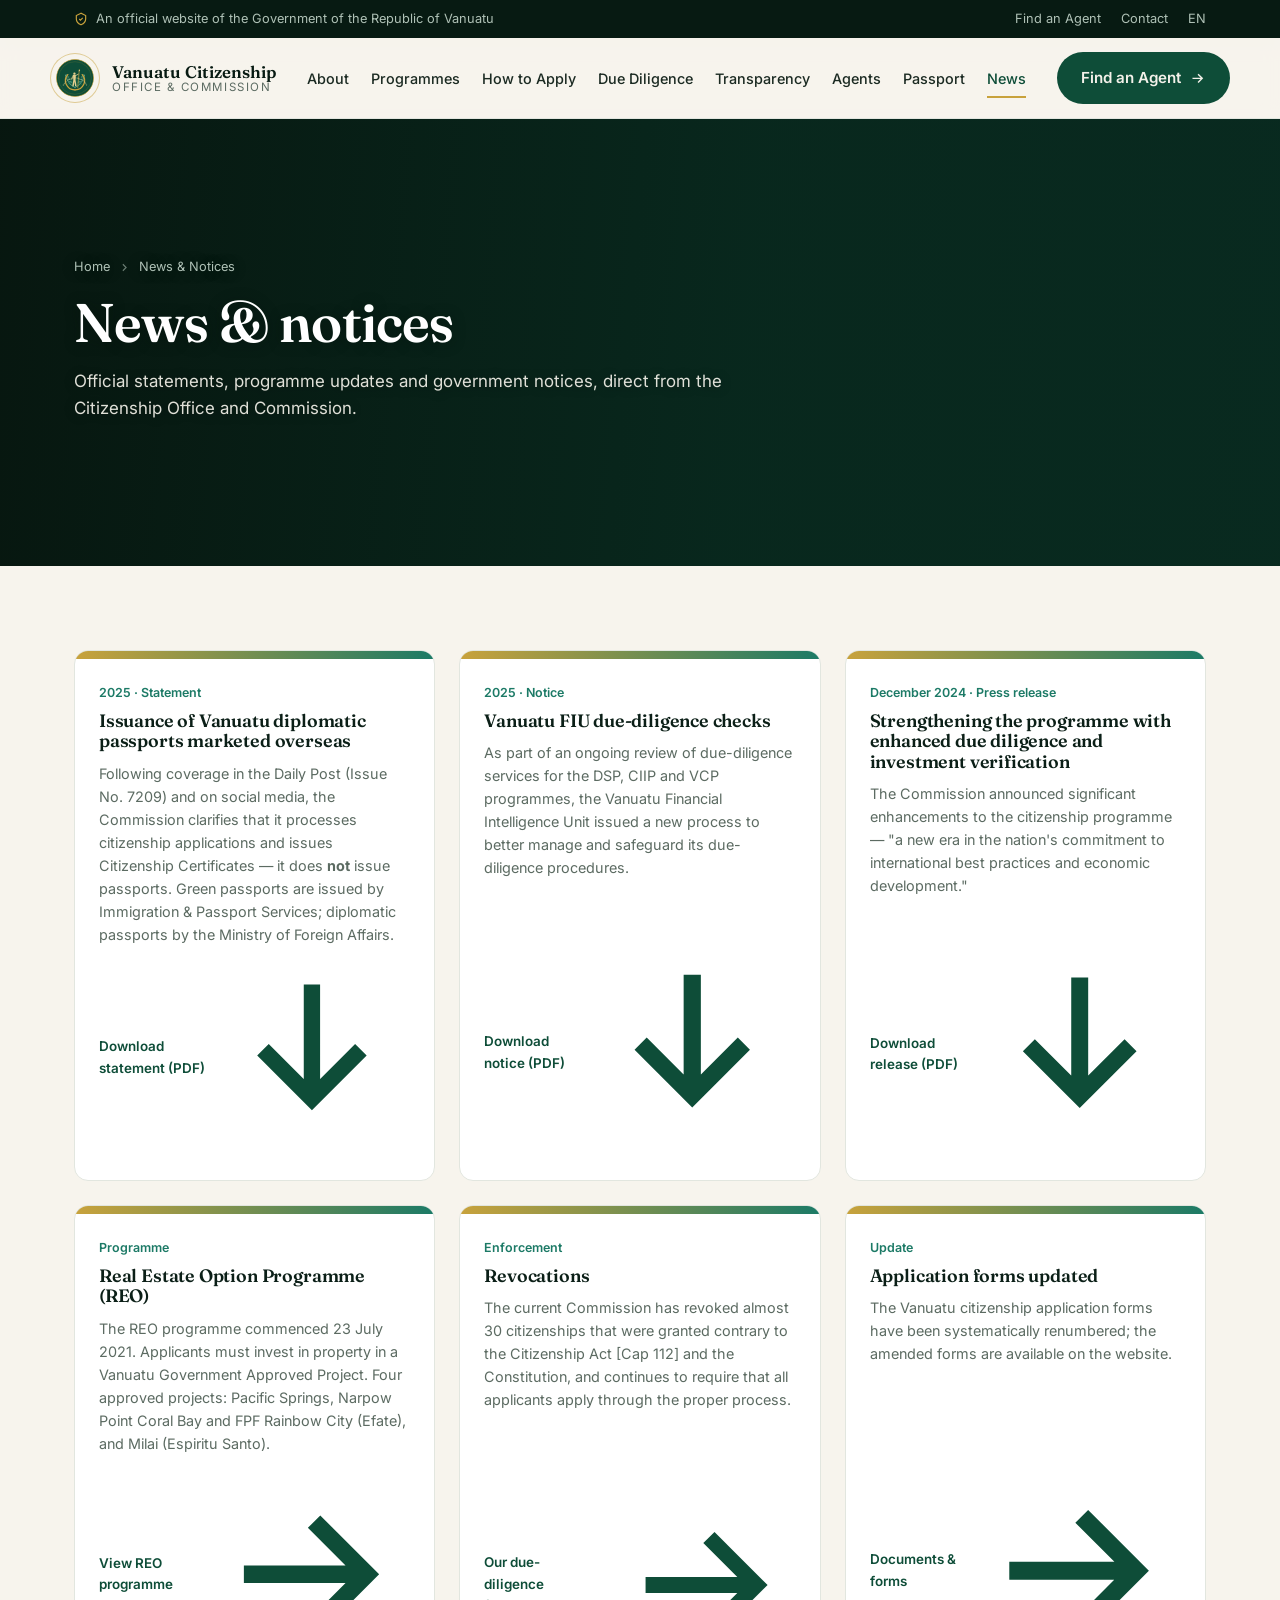
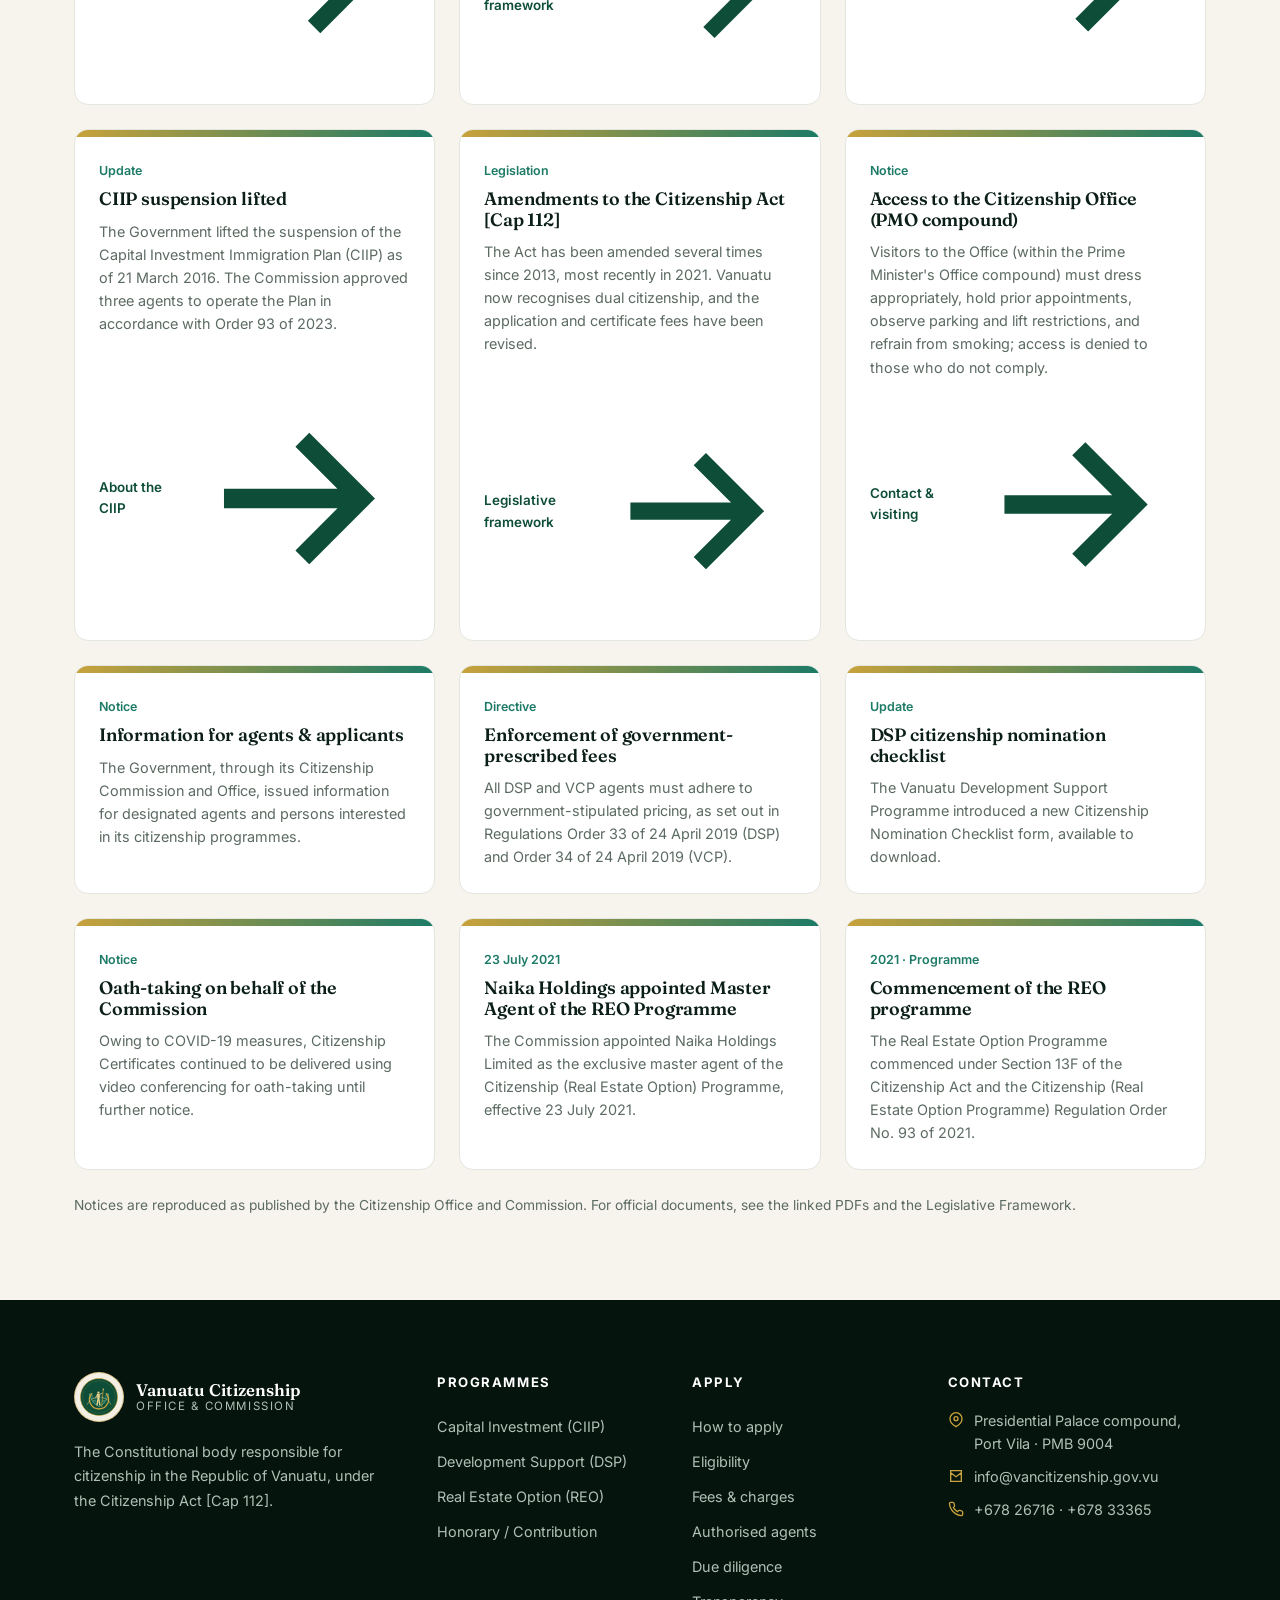
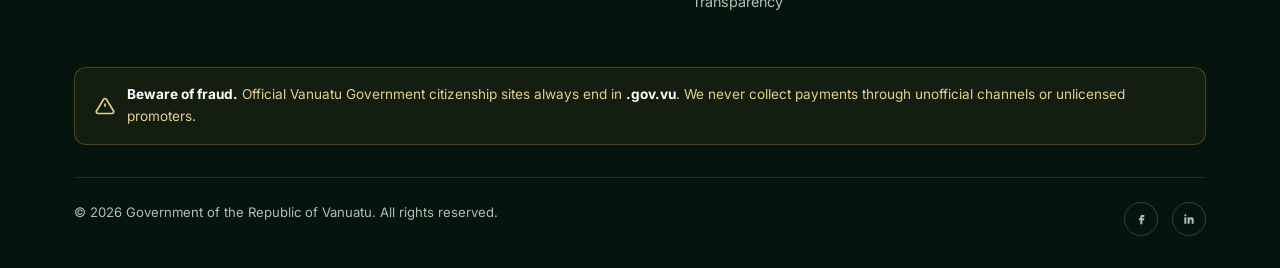
<file: news.html>
<!DOCTYPE html>
<html lang="en">
<head>
<meta charset="UTF-8" />
<meta name="viewport" content="width=device-width, initial-scale=1.0" />
<title>News &amp; Notices — Vanuatu Citizenship Office &amp; Commission</title>
<meta name="description" content="News, statements and government notices from the Vanuatu Citizenship Office and Commission." />
<link rel="preconnect" href="https://fonts.googleapis.com" />
<link rel="preconnect" href="https://fonts.gstatic.com" crossorigin />
<link href="https://fonts.googleapis.com/css2?family=Fraunces:opsz,wght@9..144,400;9..144,500;9..144,600;9..144,700&family=Inter:wght@400;500;600;700&display=swap" rel="stylesheet" />
<link rel="icon" type="image/svg+xml" href="assets/coat-of-arms.svg" />
<link rel="stylesheet" href="assets/styles.css" />
</head>
<body>
<a class="skip" href="#main">Skip to content</a>
<div class="gov"><div class="container">
  <span class="gov-official"><svg viewBox="0 0 24 24" fill="none" stroke="currentColor" stroke-width="2"><path d="M12 2 4 6v6c0 5 3.5 8 8 10 4.5-2 8-5 8-10V6l-8-4Z"/><path d="m9 12 2 2 4-4"/></svg> An official website of the Government of the Republic of Vanuatu</span>
  <span class="gov-links"><a href="agents.html">Find an Agent</a><a href="contact.html">Contact</a><a href="#" aria-label="Language: English">EN</a></span>
</div></div>
<header class="site" id="top"><div class="container nav">
  <a class="brand" href="index.html" aria-label="Home"><img class="seal" src="https://commons.wikimedia.org/wiki/Special:FilePath/Coat_of_arms_of_Vanuatu.svg" onerror="this.onerror=null;this.src='assets/coat-of-arms.svg'" alt="Coat of Arms of the Republic of Vanuatu" /><span class="brand-txt"><b>Vanuatu Citizenship</b><span>Office &amp; Commission</span></span></a>
  <nav class="menu" aria-label="Primary"><a data-nav="about.html" href="about.html">About</a><a data-nav="programmes.html" href="programmes.html">Programmes</a><a data-nav="how-to-apply.html" href="how-to-apply.html">How to Apply</a><a data-nav="due-diligence.html" href="due-diligence.html">Due Diligence</a><a data-nav="transparency.html" href="transparency.html">Transparency</a><a data-nav="agents.html" href="agents.html">Agents</a><a data-nav="passport.html" href="passport.html">Passport</a><a data-nav="news.html" href="news.html">News</a></nav>
  <div class="nav-cta"><a class="btn btn-dark" href="agents.html">Find an Agent <svg viewBox="0 0 24 24" fill="none" stroke="currentColor" stroke-width="2"><path d="M5 12h14M13 6l6 6-6 6"/></svg></a><button class="hamburger" id="open-menu" aria-label="Open menu" aria-expanded="false"><svg viewBox="0 0 24 24" fill="none" stroke="currentColor" stroke-width="2"><path d="M3 6h18M3 12h18M3 18h18"/></svg></button></div>
</div></header>
<div class="mpanel" id="mpanel" aria-hidden="true"><div class="mtop"><span class="brand-txt"><b style="color:#fff;font-family:var(--serif)">Vanuatu Citizenship</b></span><button class="mclose" id="close-menu" aria-label="Close menu"><svg viewBox="0 0 24 24" fill="none" stroke="currentColor" stroke-width="2"><path d="M6 6l12 12M18 6 6 18"/></svg></button></div><nav aria-label="Mobile"><a href="about.html">About</a><a href="programmes.html">Programmes</a><a href="how-to-apply.html">How to Apply</a><a href="due-diligence.html">Due Diligence</a><a href="transparency.html">Transparency</a><a href="agents.html">Authorised Agents</a><a href="passport.html">Passport</a><a href="news.html">News</a><a href="contact.html">Contact</a></nav><a class="btn btn-gold" href="agents.html">Find an Authorised Agent</a></div>

<main id="main">
<section class="subhero">
  <svg class="hero-y" viewBox="0 0 100 100" aria-hidden="true"><path d="M50 8 L50 52 L20 86 M50 52 L80 86" fill="none" stroke="#C8A23C" stroke-width="2.5" stroke-linecap="round"/></svg>
  <div class="container">
    <div class="breadcrumb"><a href="index.html">Home</a><svg viewBox="0 0 24 24" fill="none" stroke="currentColor" stroke-width="2"><path d="m9 6 6 6-6 6"/></svg><span>News &amp; Notices</span></div>
    <h1>News &amp; notices</h1>
    <p>Official statements, programme updates and government notices, direct from the Citizenship Office and Commission.</p>
  </div>
</section>

<section class="bg-sand">
  <div class="container">
    <div class="cardgrid cols-3">

      <article class="ncard reveal anchor" id="n105"><div class="nthumb"></div><div class="nbody"><span class="date">2025 · Statement</span><h4>Issuance of Vanuatu diplomatic passports marketed overseas</h4><p>Following coverage in the Daily Post (Issue No. 7209) and on social media, the Commission clarifies that it processes citizenship applications and issues Citizenship Certificates — it does <strong>not</strong> issue passports. Green passports are issued by Immigration &amp; Passport Services; diplomatic passports by the Ministry of Foreign Affairs.</p><a class="more" href="https://vancitizenship.gov.vu/images/news/20250210125650617.pdf" target="_blank" rel="noopener">Download statement (PDF) <svg viewBox="0 0 24 24" fill="none" stroke="currentColor" stroke-width="2"><path d="M12 3v14M6 11l6 6 6-6"/></svg></a></div></article>

      <article class="ncard reveal anchor" id="n104"><div class="nthumb"></div><div class="nbody"><span class="date">2025 · Notice</span><h4>Vanuatu FIU due-diligence checks</h4><p>As part of an ongoing review of due-diligence services for the DSP, CIIP and VCP programmes, the Vanuatu Financial Intelligence Unit issued a new process to better manage and safeguard its due-diligence procedures.</p><a class="more" href="https://vancitizenship.gov.vu/images/news/20250114133907.pdf" target="_blank" rel="noopener">Download notice (PDF) <svg viewBox="0 0 24 24" fill="none" stroke="currentColor" stroke-width="2"><path d="M12 3v14M6 11l6 6 6-6"/></svg></a></div></article>

      <article class="ncard reveal anchor" id="n103"><div class="nthumb"></div><div class="nbody"><span class="date">December 2024 · Press release</span><h4>Strengthening the programme with enhanced due diligence and investment verification</h4><p>The Commission announced significant enhancements to the citizenship programme — "a new era in the nation's commitment to international best practices and economic development."</p><a class="more" href="https://vancitizenship.gov.vu/images/news/PRESS_RELEASE_Dec2024.pdf" target="_blank" rel="noopener">Download release (PDF) <svg viewBox="0 0 24 24" fill="none" stroke="currentColor" stroke-width="2"><path d="M12 3v14M6 11l6 6 6-6"/></svg></a></div></article>

      <article class="ncard reveal anchor" id="n101"><div class="nthumb"></div><div class="nbody"><span class="date">Programme</span><h4>Real Estate Option Programme (REO)</h4><p>The REO programme commenced 23 July 2021. Applicants must invest in property in a Vanuatu Government Approved Project. Four approved projects: Pacific Springs, Narpow Point Coral Bay and FPF Rainbow City (Efate), and Milai (Espiritu Santo).</p><a class="more" href="programmes.html#reo">View REO programme <svg viewBox="0 0 24 24" fill="none" stroke="currentColor" stroke-width="2"><path d="M5 12h14M13 6l6 6-6 6"/></svg></a></div></article>

      <article class="ncard reveal anchor" id="n100"><div class="nthumb"></div><div class="nbody"><span class="date">Enforcement</span><h4>Revocations</h4><p>The current Commission has revoked almost 30 citizenships that were granted contrary to the Citizenship Act [Cap 112] and the Constitution, and continues to require that all applicants apply through the proper process.</p><a class="more" href="due-diligence.html">Our due-diligence framework <svg viewBox="0 0 24 24" fill="none" stroke="currentColor" stroke-width="2"><path d="M5 12h14M13 6l6 6-6 6"/></svg></a></div></article>

      <article class="ncard reveal anchor" id="n99"><div class="nthumb"></div><div class="nbody"><span class="date">Update</span><h4>Application forms updated</h4><p>The Vanuatu citizenship application forms have been systematically renumbered; the amended forms are available on the website.</p><a class="more" href="how-to-apply.html#documents">Documents &amp; forms <svg viewBox="0 0 24 24" fill="none" stroke="currentColor" stroke-width="2"><path d="M5 12h14M13 6l6 6-6 6"/></svg></a></div></article>

      <article class="ncard reveal anchor" id="n98"><div class="nthumb"></div><div class="nbody"><span class="date">Update</span><h4>CIIP suspension lifted</h4><p>The Government lifted the suspension of the Capital Investment Immigration Plan (CIIP) as of 21 March 2016. The Commission approved three agents to operate the Plan in accordance with Order 93 of 2023.</p><a class="more" href="programmes.html#ciip">About the CIIP <svg viewBox="0 0 24 24" fill="none" stroke="currentColor" stroke-width="2"><path d="M5 12h14M13 6l6 6-6 6"/></svg></a></div></article>

      <article class="ncard reveal anchor" id="n97"><div class="nthumb"></div><div class="nbody"><span class="date">Legislation</span><h4>Amendments to the Citizenship Act [Cap 112]</h4><p>The Act has been amended several times since 2013, most recently in 2021. Vanuatu now recognises dual citizenship, and the application and certificate fees have been revised.</p><a class="more" href="about.html#legislative">Legislative framework <svg viewBox="0 0 24 24" fill="none" stroke="currentColor" stroke-width="2"><path d="M5 12h14M13 6l6 6-6 6"/></svg></a></div></article>

      <article class="ncard reveal anchor" id="n96"><div class="nthumb"></div><div class="nbody"><span class="date">Notice</span><h4>Access to the Citizenship Office (PMO compound)</h4><p>Visitors to the Office (within the Prime Minister's Office compound) must dress appropriately, hold prior appointments, observe parking and lift restrictions, and refrain from smoking; access is denied to those who do not comply.</p><a class="more" href="contact.html">Contact &amp; visiting <svg viewBox="0 0 24 24" fill="none" stroke="currentColor" stroke-width="2"><path d="M5 12h14M13 6l6 6-6 6"/></svg></a></div></article>

      <article class="ncard reveal anchor" id="n95"><div class="nthumb"></div><div class="nbody"><span class="date">Notice</span><h4>Information for agents &amp; applicants</h4><p>The Government, through its Citizenship Commission and Office, issued information for designated agents and persons interested in its citizenship programmes.</p></div></article>

      <article class="ncard reveal anchor" id="n94"><div class="nthumb"></div><div class="nbody"><span class="date">Directive</span><h4>Enforcement of government-prescribed fees</h4><p>All DSP and VCP agents must adhere to government-stipulated pricing, as set out in Regulations Order 33 of 24 April 2019 (DSP) and Order 34 of 24 April 2019 (VCP).</p></div></article>

      <article class="ncard reveal anchor" id="n93"><div class="nthumb"></div><div class="nbody"><span class="date">Update</span><h4>DSP citizenship nomination checklist</h4><p>The Vanuatu Development Support Programme introduced a new Citizenship Nomination Checklist form, available to download.</p></div></article>

      <article class="ncard reveal anchor" id="n92"><div class="nthumb"></div><div class="nbody"><span class="date">Notice</span><h4>Oath-taking on behalf of the Commission</h4><p>Owing to COVID-19 measures, Citizenship Certificates continued to be delivered using video conferencing for oath-taking until further notice.</p></div></article>

      <article class="ncard reveal anchor" id="n91"><div class="nthumb"></div><div class="nbody"><span class="date">23 July 2021</span><h4>Naika Holdings appointed Master Agent of the REO Programme</h4><p>The Commission appointed Naika Holdings Limited as the exclusive master agent of the Citizenship (Real Estate Option) Programme, effective 23 July 2021.</p></div></article>

      <article class="ncard reveal anchor" id="n90"><div class="nthumb"></div><div class="nbody"><span class="date">2021 · Programme</span><h4>Commencement of the REO programme</h4><p>The Real Estate Option Programme commenced under Section 13F of the Citizenship Act and the Citizenship (Real Estate Option Programme) Regulation Order No. 93 of 2021.</p></div></article>

    </div>
    <p style="margin-top:24px;font-size:.86rem;color:var(--muted)">Notices are reproduced as published by the Citizenship Office and Commission. For official documents, see the linked PDFs and the <a href="about.html#legislative">Legislative Framework</a>.</p>
  </div>
</section>
</main>

<footer class="site">
  <div class="container">
    <div class="foot-grid">
      <div class="foot-brand"><div class="brand"><img class="seal" src="https://commons.wikimedia.org/wiki/Special:FilePath/Coat_of_arms_of_Vanuatu.svg" onerror="this.onerror=null;this.src='assets/coat-of-arms.svg'" alt="Coat of Arms of the Republic of Vanuatu" /><span class="brand-txt"><b>Vanuatu Citizenship</b><span>Office &amp; Commission</span></span></div><p>The Constitutional body responsible for citizenship in the Republic of Vanuatu, under the Citizenship Act [Cap 112].</p></div>
      <div class="foot-col"><h5>Programmes</h5><a href="programmes.html#ciip">Capital Investment (CIIP)</a><a href="programmes.html#dsp">Development Support (DSP)</a><a href="programmes.html#reo">Real Estate Option (REO)</a><a href="programmes.html#honorary">Honorary / Contribution</a></div>
      <div class="foot-col"><h5>Apply</h5><a href="how-to-apply.html">How to apply</a><a href="how-to-apply.html#eligibility">Eligibility</a><a href="how-to-apply.html#fees">Fees &amp; charges</a><a href="agents.html">Authorised agents</a><a href="due-diligence.html">Due diligence</a><a href="transparency.html">Transparency</a></div>
      <div class="foot-col foot-contact"><h5>Contact</h5><p><svg viewBox="0 0 24 24" fill="none" stroke="currentColor" stroke-width="2"><path d="M21 10c0 7-9 12-9 12s-9-5-9-12a9 9 0 0 1 18 0Z"/><circle cx="12" cy="10" r="3"/></svg> Presidential Palace compound, Port Vila · PMB 9004</p><p><svg viewBox="0 0 24 24" fill="none" stroke="currentColor" stroke-width="2"><path d="M4 4h16v16H4zM4 7l8 6 8-6"/></svg> info@vancitizenship.gov.vu</p><p><svg viewBox="0 0 24 24" fill="none" stroke="currentColor" stroke-width="2"><path d="M22 16.9v3a2 2 0 0 1-2.2 2 19.8 19.8 0 0 1-8.6-3 19.5 19.5 0 0 1-6-6 19.8 19.8 0 0 1-3-8.6A2 2 0 0 1 4.1 2h3a2 2 0 0 1 2 1.7c.1.9.4 1.8.7 2.7a2 2 0 0 1-.5 2.1L8.1 9.9a16 16 0 0 0 6 6l1.4-1.2a2 2 0 0 1 2.1-.5c.9.3 1.8.6 2.7.7a2 2 0 0 1 1.7 2Z"/></svg> +678 26716 · +678 33365</p></div>
    </div>
    <div class="foot-fraud"><svg viewBox="0 0 24 24" fill="none" stroke="currentColor" stroke-width="2"><path d="M12 9v4M12 17h.01M10.3 3.9 1.8 18a2 2 0 0 0 1.7 3h17a2 2 0 0 0 1.7-3L13.7 3.9a2 2 0 0 0-3.4 0Z"/></svg><span><strong style="color:#fff">Beware of fraud.</strong> Official Vanuatu Government citizenship sites always end in <strong style="color:#fff">.gov.vu</strong>. We never collect payments through unofficial channels or unlicensed promoters.</span></div>
    <div class="foot-bottom"><span>© <span id="year">2026</span> Government of the Republic of Vanuatu. All rights reserved.</span><div class="foot-social"><a href="#" aria-label="Facebook"><svg viewBox="0 0 24 24" fill="currentColor"><path d="M14 9h3V6h-3c-2 0-3 1-3 3v2H9v3h2v6h3v-6h2.5l.5-3H14V9.5c0-.3.2-.5.5-.5Z"/></svg></a><a href="#" aria-label="LinkedIn"><svg viewBox="0 0 24 24" fill="currentColor"><path d="M6.5 8A1.5 1.5 0 1 0 5 6.5 1.5 1.5 0 0 0 6.5 8ZM5 9.5h3V19H5ZM10 9.5h2.8v1.3h.05a3 3 0 0 1 2.7-1.5c2.9 0 3.45 1.9 3.45 4.4V19h-3v-4.2c0-1 0-2.3-1.4-2.3s-1.6 1.1-1.6 2.2V19h-3Z"/></svg></a></div></div>
  </div>
</footer>
<script src="assets/script.js"></script>
</body>
</html>
</file>
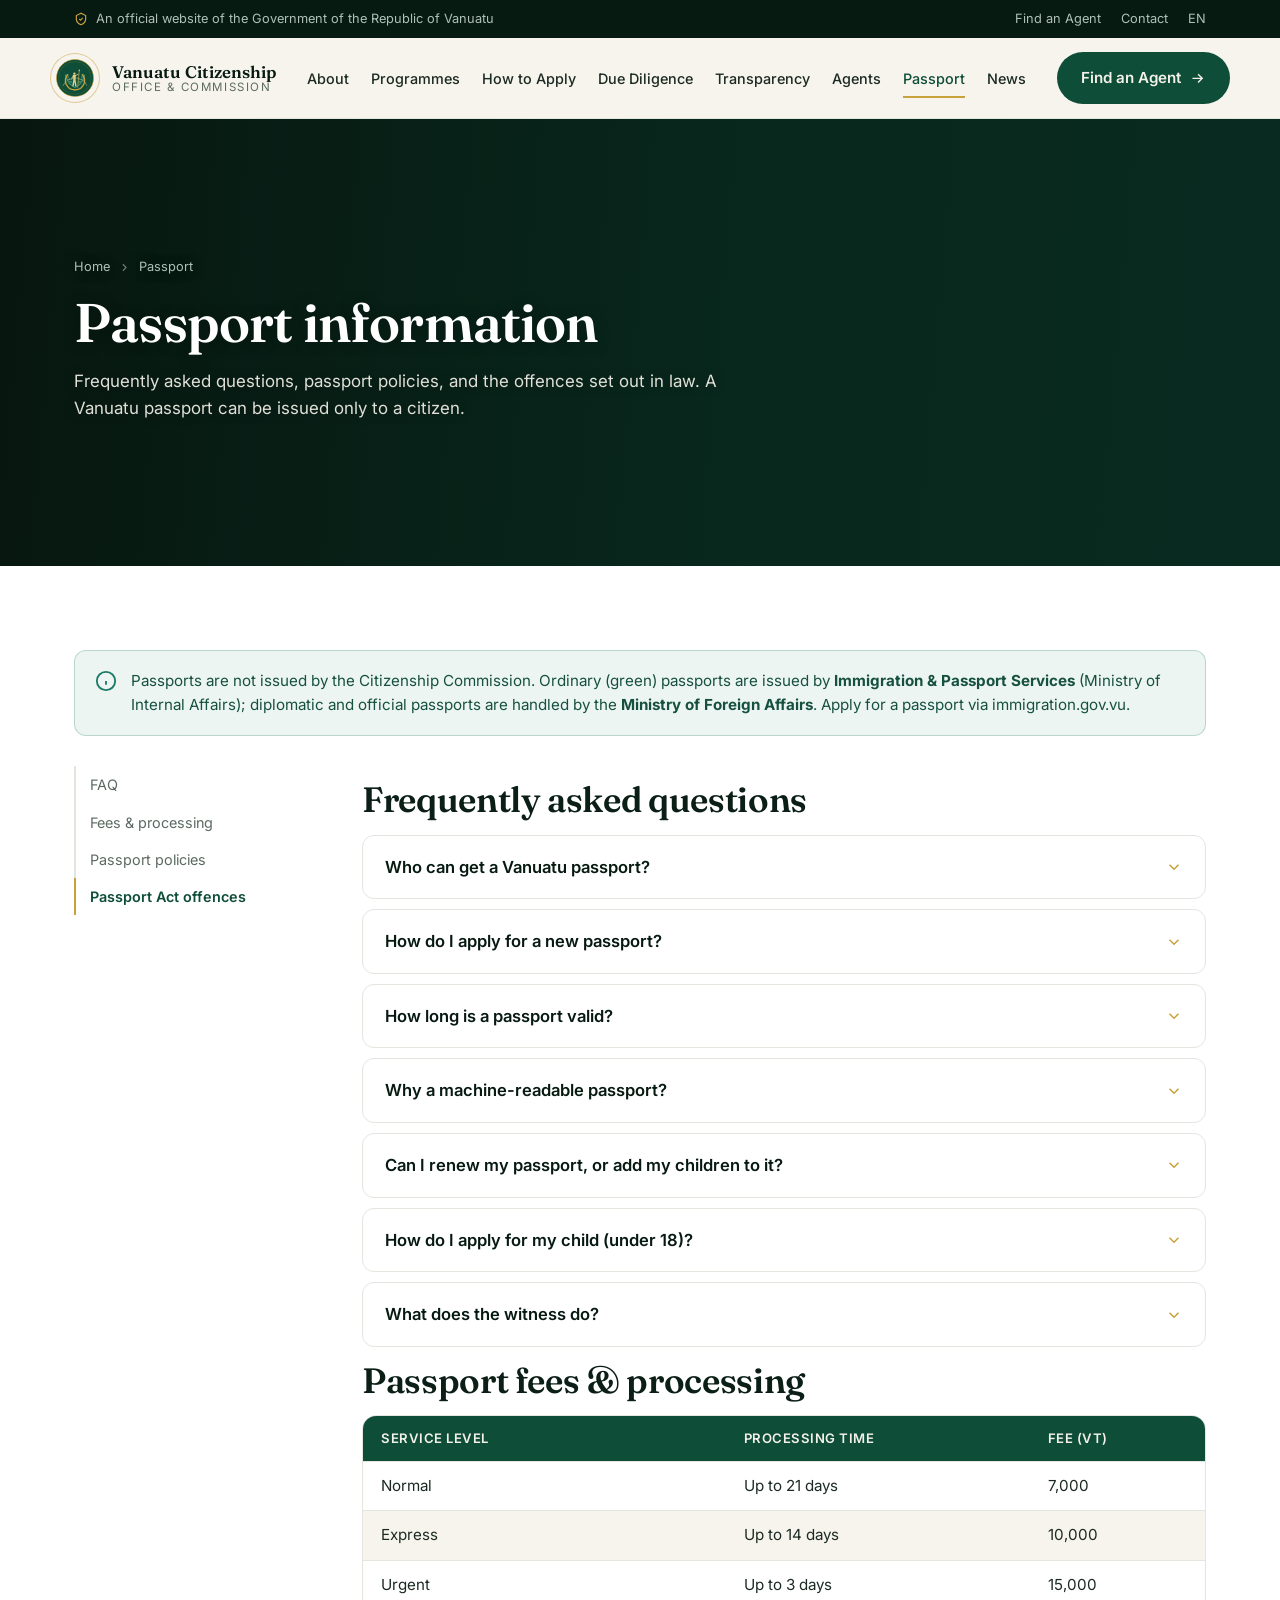
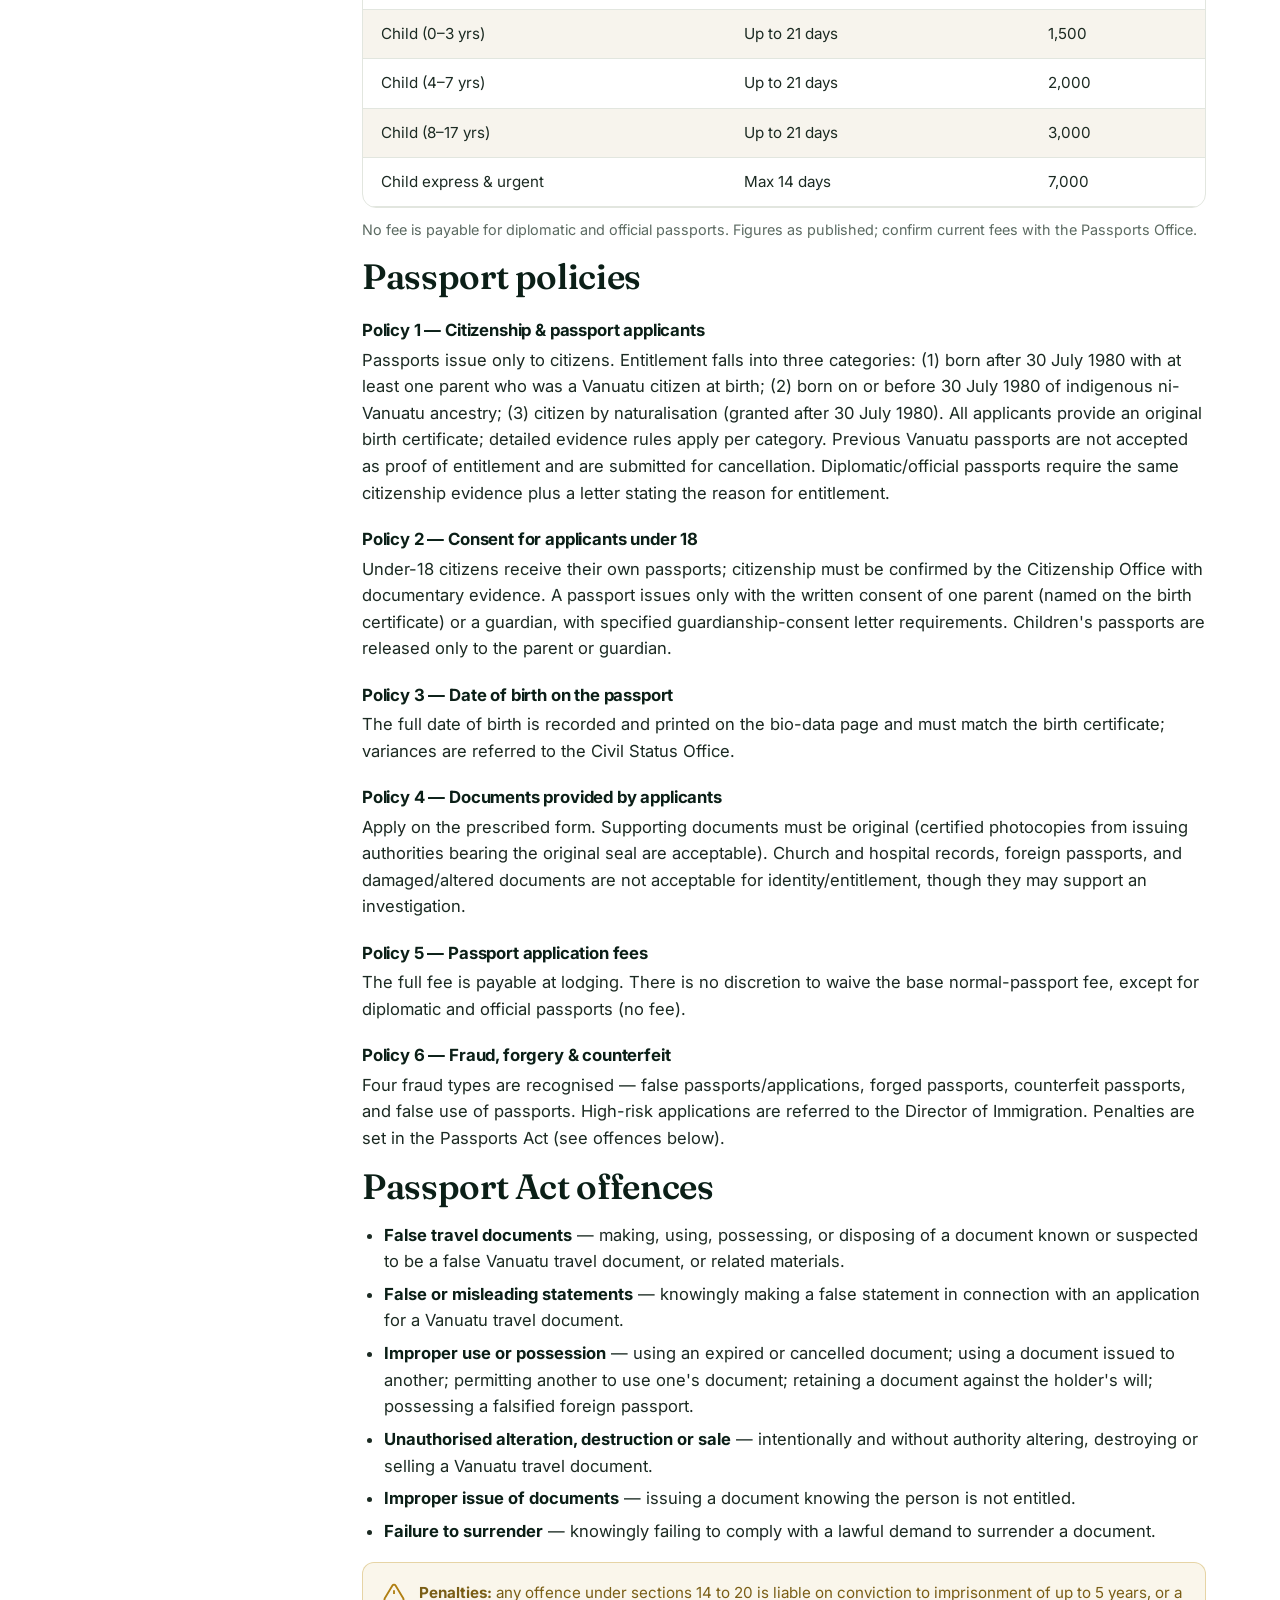
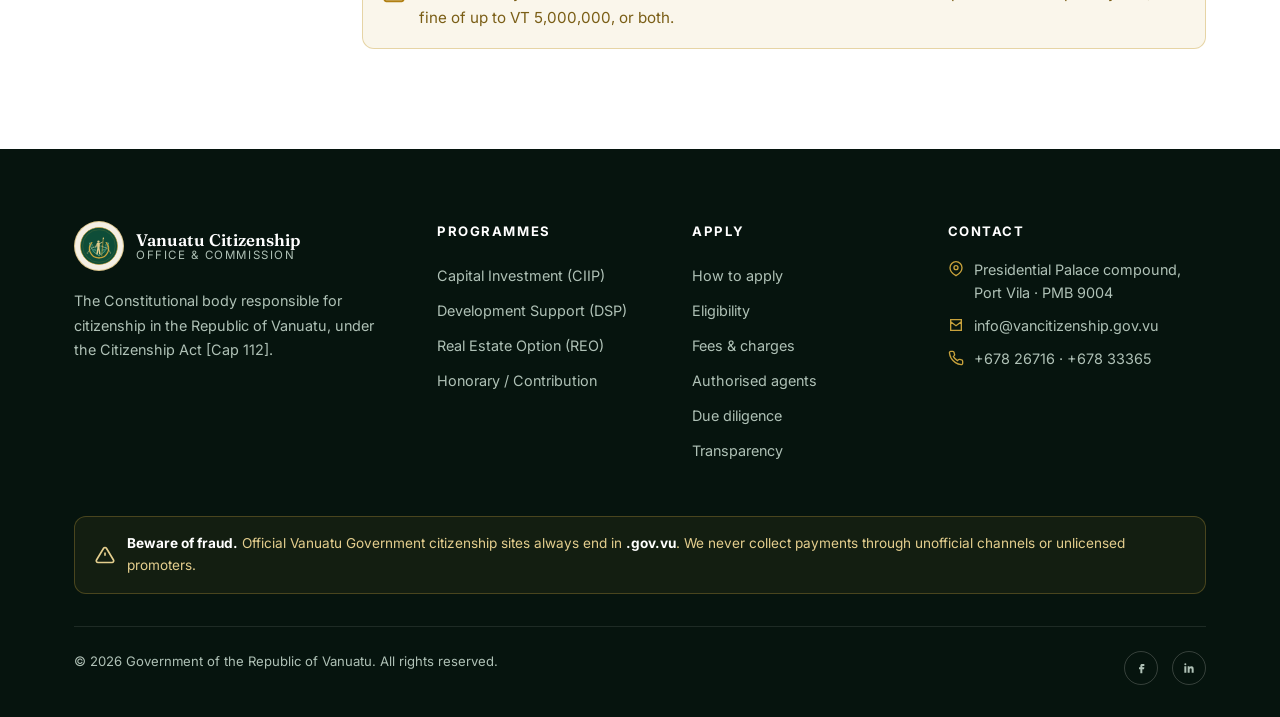
<file: passport.html>
<!DOCTYPE html>
<html lang="en">
<head>
<meta charset="UTF-8" />
<meta name="viewport" content="width=device-width, initial-scale=1.0" />
<title>Passport Information — Vanuatu Citizenship Office &amp; Commission</title>
<meta name="description" content="Vanuatu passport information: frequently asked questions, passport policies and Passport Act offences. Passports are administered by Immigration &amp; Passport Services (Internal Affairs) and the Ministry of Foreign Affairs." />
<link rel="preconnect" href="https://fonts.googleapis.com" />
<link rel="preconnect" href="https://fonts.gstatic.com" crossorigin />
<link href="https://fonts.googleapis.com/css2?family=Fraunces:opsz,wght@9..144,400;9..144,500;9..144,600;9..144,700&family=Inter:wght@400;500;600;700&display=swap" rel="stylesheet" />
<link rel="icon" type="image/svg+xml" href="assets/coat-of-arms.svg" />
<link rel="stylesheet" href="assets/styles.css" />
</head>
<body>
<a class="skip" href="#main">Skip to content</a>
<div class="gov"><div class="container">
  <span class="gov-official"><svg viewBox="0 0 24 24" fill="none" stroke="currentColor" stroke-width="2"><path d="M12 2 4 6v6c0 5 3.5 8 8 10 4.5-2 8-5 8-10V6l-8-4Z"/><path d="m9 12 2 2 4-4"/></svg> An official website of the Government of the Republic of Vanuatu</span>
  <span class="gov-links"><a href="agents.html">Find an Agent</a><a href="contact.html">Contact</a><a href="#" aria-label="Language: English">EN</a></span>
</div></div>
<header class="site" id="top"><div class="container nav">
  <a class="brand" href="index.html" aria-label="Home"><img class="seal" src="https://commons.wikimedia.org/wiki/Special:FilePath/Coat_of_arms_of_Vanuatu.svg" onerror="this.onerror=null;this.src='assets/coat-of-arms.svg'" alt="Coat of Arms of the Republic of Vanuatu" /><span class="brand-txt"><b>Vanuatu Citizenship</b><span>Office &amp; Commission</span></span></a>
  <nav class="menu" aria-label="Primary"><a data-nav="about.html" href="about.html">About</a><a data-nav="programmes.html" href="programmes.html">Programmes</a><a data-nav="how-to-apply.html" href="how-to-apply.html">How to Apply</a><a data-nav="due-diligence.html" href="due-diligence.html">Due Diligence</a><a data-nav="transparency.html" href="transparency.html">Transparency</a><a data-nav="agents.html" href="agents.html">Agents</a><a data-nav="passport.html" href="passport.html">Passport</a><a data-nav="news.html" href="news.html">News</a></nav>
  <div class="nav-cta"><a class="btn btn-dark" href="agents.html">Find an Agent <svg viewBox="0 0 24 24" fill="none" stroke="currentColor" stroke-width="2"><path d="M5 12h14M13 6l6 6-6 6"/></svg></a><button class="hamburger" id="open-menu" aria-label="Open menu" aria-expanded="false"><svg viewBox="0 0 24 24" fill="none" stroke="currentColor" stroke-width="2"><path d="M3 6h18M3 12h18M3 18h18"/></svg></button></div>
</div></header>
<div class="mpanel" id="mpanel" aria-hidden="true"><div class="mtop"><span class="brand-txt"><b style="color:#fff;font-family:var(--serif)">Vanuatu Citizenship</b></span><button class="mclose" id="close-menu" aria-label="Close menu"><svg viewBox="0 0 24 24" fill="none" stroke="currentColor" stroke-width="2"><path d="M6 6l12 12M18 6 6 18"/></svg></button></div><nav aria-label="Mobile"><a href="about.html">About</a><a href="programmes.html">Programmes</a><a href="how-to-apply.html">How to Apply</a><a href="due-diligence.html">Due Diligence</a><a href="transparency.html">Transparency</a><a href="agents.html">Authorised Agents</a><a href="passport.html">Passport</a><a href="news.html">News</a><a href="contact.html">Contact</a></nav><a class="btn btn-gold" href="agents.html">Find an Authorised Agent</a></div>

<main id="main">
<section class="subhero">
  <svg class="hero-y" viewBox="0 0 100 100" aria-hidden="true"><path d="M50 8 L50 52 L20 86 M50 52 L80 86" fill="none" stroke="#C8A23C" stroke-width="2.5" stroke-linecap="round"/></svg>
  <div class="container">
    <div class="breadcrumb"><a href="index.html">Home</a><svg viewBox="0 0 24 24" fill="none" stroke="currentColor" stroke-width="2"><path d="m9 6 6 6-6 6"/></svg><span>Passport</span></div>
    <h1>Passport information</h1>
    <p>Frequently asked questions, passport policies, and the offences set out in law. A Vanuatu passport can be issued only to a citizen.</p>
  </div>
</section>

<section class="bg-paper">
  <div class="container">
    <div class="callout info reveal" style="margin-bottom:30px">
      <svg viewBox="0 0 24 24" fill="none" stroke="currentColor" stroke-width="2"><circle cx="12" cy="12" r="10"/><path d="M12 16v-4M12 8h.01"/></svg>
      <span>Passports are not issued by the Citizenship Commission. Ordinary (green) passports are issued by <strong>Immigration &amp; Passport Services</strong> (Ministry of Internal Affairs); diplomatic and official passports are handled by the <strong>Ministry of Foreign Affairs</strong>. Apply for a passport via <a href="https://immigration.gov.vu/index.php/application-form/passport-forms" target="_blank" rel="noopener">immigration.gov.vu</a>.</span>
    </div>

    <div class="layout">
      <aside class="sidenav" aria-label="On this page">
        <a href="#faq">FAQ</a>
        <a href="#fees">Fees &amp; processing</a>
        <a href="#policies">Passport policies</a>
        <a href="#offences">Passport Act offences</a>
      </aside>
      <div class="prose wide">
        <div id="faq" class="anchor">
          <h2>Frequently asked questions</h2>
          <details class="faq"><summary>Who can get a Vanuatu passport? <svg class="chev" viewBox="0 0 24 24" fill="none" stroke="currentColor" stroke-width="2"><path d="m6 9 6 6 6-6"/></svg></summary><div class="ans"><p>Under the Passports Act 2009, you must be a Vanuatu citizen to be eligible for a Vanuatu passport.</p></div></details>
          <details class="faq"><summary>How do I apply for a new passport? <svg class="chev" viewBox="0 0 24 24" fill="none" stroke="currentColor" stroke-width="2"><path d="m6 9 6 6 6-6"/></svg></summary><div class="ans"><p>You will need: a completed application form (from the Passports Office); original documents (e.g. a birth certificate — register your birth with the Civil Status Office in Port Vila first); two recent identical passport photos; a witness over 18 who has known you for at least one year; the correct fee; and your most recent passport, if any.</p></div></details>
          <details class="faq"><summary>How long is a passport valid? <svg class="chev" viewBox="0 0 24 24" fill="none" stroke="currentColor" stroke-width="2"><path d="m6 9 6 6 6-6"/></svg></summary><div class="ans"><p>The Vanuatu passport is valid for a maximum of 5 years from the date of issue.</p></div></details>
          <details class="faq"><summary>Why a machine-readable passport? <svg class="chev" viewBox="0 0 24 24" fill="none" stroke="currentColor" stroke-width="2"><path d="m6 9 6 6 6-6"/></svg></summary><div class="ans"><p>It enhances security and ensures Vanuatu complies with International Civil Aviation Organisation (ICAO) standards. The holder's photo, signature and biographical data are printed onto page 2 and protected by a secure laminate with a UV tusk design; a machine-readable zone speeds border processing; page 3 carries a map of Vanuatu. Machine-readable passports have been in circulation since early September 2010.</p></div></details>
          <details class="faq"><summary>Can I renew my passport, or add my children to it? <svg class="chev" viewBox="0 0 24 24" fill="none" stroke="currentColor" stroke-width="2"><path d="m6 9 6 6 6-6"/></svg></summary><div class="ans"><p>Machine-readable passports cannot be renewed in the same book — apply for a new passport on expiry. ICAO requires each person to hold their own passport, so children can no longer be endorsed on a parent's new passport.</p></div></details>
          <details class="faq"><summary>How do I apply for my child (under 18)? <svg class="chev" viewBox="0 0 24 24" fill="none" stroke="currentColor" stroke-width="2"><path d="m6 9 6 6 6-6"/></svg></summary><div class="ans"><p>Complete the form with the child's details and the consent section, signed by a parent (named on the birth certificate) or a guardian. A child aged 10–17 also signs the box at the top right; under 10, that box may be left blank. Children's passports are released only to the parent or guardian.</p></div></details>
          <details class="faq"><summary>What does the witness do? <svg class="chev" viewBox="0 0 24 24" fill="none" stroke="currentColor" stroke-width="2"><path d="m6 9 6 6 6-6"/></svg></summary><div class="ans"><p>An identity witness completes the Identity Witness section in their own handwriting, signs the declaration, and certifies one photo by writing the applicant's full name, the date and their signature on the back.</p></div></details>
        </div>

        <div id="fees" class="anchor">
          <h2>Passport fees &amp; processing</h2>
          <div class="table-wrap" style="margin-top:12px">
            <table class="data">
              <thead><tr><th>Service level</th><th>Processing time</th><th>Fee (VT)</th></tr></thead>
              <tbody>
                <tr><td>Normal</td><td>Up to 21 days</td><td>7,000</td></tr>
                <tr><td>Express</td><td>Up to 14 days</td><td>10,000</td></tr>
                <tr><td>Urgent</td><td>Up to 3 days</td><td>15,000</td></tr>
                <tr><td>Child (0–3 yrs)</td><td>Up to 21 days</td><td>1,500</td></tr>
                <tr><td>Child (4–7 yrs)</td><td>Up to 21 days</td><td>2,000</td></tr>
                <tr><td>Child (8–17 yrs)</td><td>Up to 21 days</td><td>3,000</td></tr>
                <tr><td>Child express &amp; urgent</td><td>Max 14 days</td><td>7,000</td></tr>
              </tbody>
            </table>
          </div>
          <p style="margin-top:10px;font-size:.9rem;color:var(--muted)">No fee is payable for diplomatic and official passports. Figures as published; confirm current fees with the Passports Office.</p>
        </div>

        <div id="policies" class="anchor">
          <h2>Passport policies</h2>
          <h4>Policy 1 — Citizenship &amp; passport applicants</h4>
          <p>Passports issue only to citizens. Entitlement falls into three categories: (1) born after 30 July 1980 with at least one parent who was a Vanuatu citizen at birth; (2) born on or before 30 July 1980 of indigenous ni-Vanuatu ancestry; (3) citizen by naturalisation (granted after 30 July 1980). All applicants provide an original birth certificate; detailed evidence rules apply per category. Previous Vanuatu passports are not accepted as proof of entitlement and are submitted for cancellation. Diplomatic/official passports require the same citizenship evidence plus a letter stating the reason for entitlement.</p>
          <h4>Policy 2 — Consent for applicants under 18</h4>
          <p>Under-18 citizens receive their own passports; citizenship must be confirmed by the Citizenship Office with documentary evidence. A passport issues only with the written consent of one parent (named on the birth certificate) or a guardian, with specified guardianship-consent letter requirements. Children's passports are released only to the parent or guardian.</p>
          <h4>Policy 3 — Date of birth on the passport</h4>
          <p>The full date of birth is recorded and printed on the bio-data page and must match the birth certificate; variances are referred to the Civil Status Office.</p>
          <h4>Policy 4 — Documents provided by applicants</h4>
          <p>Apply on the prescribed form. Supporting documents must be original (certified photocopies from issuing authorities bearing the original seal are acceptable). Church and hospital records, foreign passports, and damaged/altered documents are not acceptable for identity/entitlement, though they may support an investigation.</p>
          <h4>Policy 5 — Passport application fees</h4>
          <p>The full fee is payable at lodging. There is no discretion to waive the base normal-passport fee, except for diplomatic and official passports (no fee).</p>
          <h4>Policy 6 — Fraud, forgery &amp; counterfeit</h4>
          <p>Four fraud types are recognised — false passports/applications, forged passports, counterfeit passports, and false use of passports. High-risk applications are referred to the Director of Immigration. Penalties are set in the Passports Act (see offences below).</p>
        </div>

        <div id="offences" class="anchor">
          <h2>Passport Act offences</h2>
          <ul>
            <li><strong>False travel documents</strong> — making, using, possessing, or disposing of a document known or suspected to be a false Vanuatu travel document, or related materials.</li>
            <li><strong>False or misleading statements</strong> — knowingly making a false statement in connection with an application for a Vanuatu travel document.</li>
            <li><strong>Improper use or possession</strong> — using an expired or cancelled document; using a document issued to another; permitting another to use one's document; retaining a document against the holder's will; possessing a falsified foreign passport.</li>
            <li><strong>Unauthorised alteration, destruction or sale</strong> — intentionally and without authority altering, destroying or selling a Vanuatu travel document.</li>
            <li><strong>Improper issue of documents</strong> — issuing a document knowing the person is not entitled.</li>
            <li><strong>Failure to surrender</strong> — knowingly failing to comply with a lawful demand to surrender a document.</li>
          </ul>
          <p class="callout warn"><svg viewBox="0 0 24 24" fill="none" stroke="currentColor" stroke-width="2"><path d="M12 9v4M12 17h.01M10.3 3.9 1.8 18a2 2 0 0 0 1.7 3h17a2 2 0 0 0 1.7-3L13.7 3.9a2 2 0 0 0-3.4 0Z"/></svg><span><strong>Penalties:</strong> any offence under sections 14 to 20 is liable on conviction to imprisonment of up to 5 years, or a fine of up to VT 5,000,000, or both.</span></p>
        </div>
      </div>
    </div>
  </div>
</section>
</main>

<footer class="site">
  <div class="container">
    <div class="foot-grid">
      <div class="foot-brand"><div class="brand"><img class="seal" src="https://commons.wikimedia.org/wiki/Special:FilePath/Coat_of_arms_of_Vanuatu.svg" onerror="this.onerror=null;this.src='assets/coat-of-arms.svg'" alt="Coat of Arms of the Republic of Vanuatu" /><span class="brand-txt"><b>Vanuatu Citizenship</b><span>Office &amp; Commission</span></span></div><p>The Constitutional body responsible for citizenship in the Republic of Vanuatu, under the Citizenship Act [Cap 112].</p></div>
      <div class="foot-col"><h5>Programmes</h5><a href="programmes.html#ciip">Capital Investment (CIIP)</a><a href="programmes.html#dsp">Development Support (DSP)</a><a href="programmes.html#reo">Real Estate Option (REO)</a><a href="programmes.html#honorary">Honorary / Contribution</a></div>
      <div class="foot-col"><h5>Apply</h5><a href="how-to-apply.html">How to apply</a><a href="how-to-apply.html#eligibility">Eligibility</a><a href="how-to-apply.html#fees">Fees &amp; charges</a><a href="agents.html">Authorised agents</a><a href="due-diligence.html">Due diligence</a><a href="transparency.html">Transparency</a></div>
      <div class="foot-col foot-contact"><h5>Contact</h5><p><svg viewBox="0 0 24 24" fill="none" stroke="currentColor" stroke-width="2"><path d="M21 10c0 7-9 12-9 12s-9-5-9-12a9 9 0 0 1 18 0Z"/><circle cx="12" cy="10" r="3"/></svg> Presidential Palace compound, Port Vila · PMB 9004</p><p><svg viewBox="0 0 24 24" fill="none" stroke="currentColor" stroke-width="2"><path d="M4 4h16v16H4zM4 7l8 6 8-6"/></svg> info@vancitizenship.gov.vu</p><p><svg viewBox="0 0 24 24" fill="none" stroke="currentColor" stroke-width="2"><path d="M22 16.9v3a2 2 0 0 1-2.2 2 19.8 19.8 0 0 1-8.6-3 19.5 19.5 0 0 1-6-6 19.8 19.8 0 0 1-3-8.6A2 2 0 0 1 4.1 2h3a2 2 0 0 1 2 1.7c.1.9.4 1.8.7 2.7a2 2 0 0 1-.5 2.1L8.1 9.9a16 16 0 0 0 6 6l1.4-1.2a2 2 0 0 1 2.1-.5c.9.3 1.8.6 2.7.7a2 2 0 0 1 1.7 2Z"/></svg> +678 26716 · +678 33365</p></div>
    </div>
    <div class="foot-fraud"><svg viewBox="0 0 24 24" fill="none" stroke="currentColor" stroke-width="2"><path d="M12 9v4M12 17h.01M10.3 3.9 1.8 18a2 2 0 0 0 1.7 3h17a2 2 0 0 0 1.7-3L13.7 3.9a2 2 0 0 0-3.4 0Z"/></svg><span><strong style="color:#fff">Beware of fraud.</strong> Official Vanuatu Government citizenship sites always end in <strong style="color:#fff">.gov.vu</strong>. We never collect payments through unofficial channels or unlicensed promoters.</span></div>
    <div class="foot-bottom"><span>© <span id="year">2026</span> Government of the Republic of Vanuatu. All rights reserved.</span><div class="foot-social"><a href="#" aria-label="Facebook"><svg viewBox="0 0 24 24" fill="currentColor"><path d="M14 9h3V6h-3c-2 0-3 1-3 3v2H9v3h2v6h3v-6h2.5l.5-3H14V9.5c0-.3.2-.5.5-.5Z"/></svg></a><a href="#" aria-label="LinkedIn"><svg viewBox="0 0 24 24" fill="currentColor"><path d="M6.5 8A1.5 1.5 0 1 0 5 6.5 1.5 1.5 0 0 0 6.5 8ZM5 9.5h3V19H5ZM10 9.5h2.8v1.3h.05a3 3 0 0 1 2.7-1.5c2.9 0 3.45 1.9 3.45 4.4V19h-3v-4.2c0-1 0-2.3-1.4-2.3s-1.6 1.1-1.6 2.2V19h-3Z"/></svg></a></div></div>
  </div>
</footer>
<script src="assets/script.js"></script>
</body>
</html>
</file>
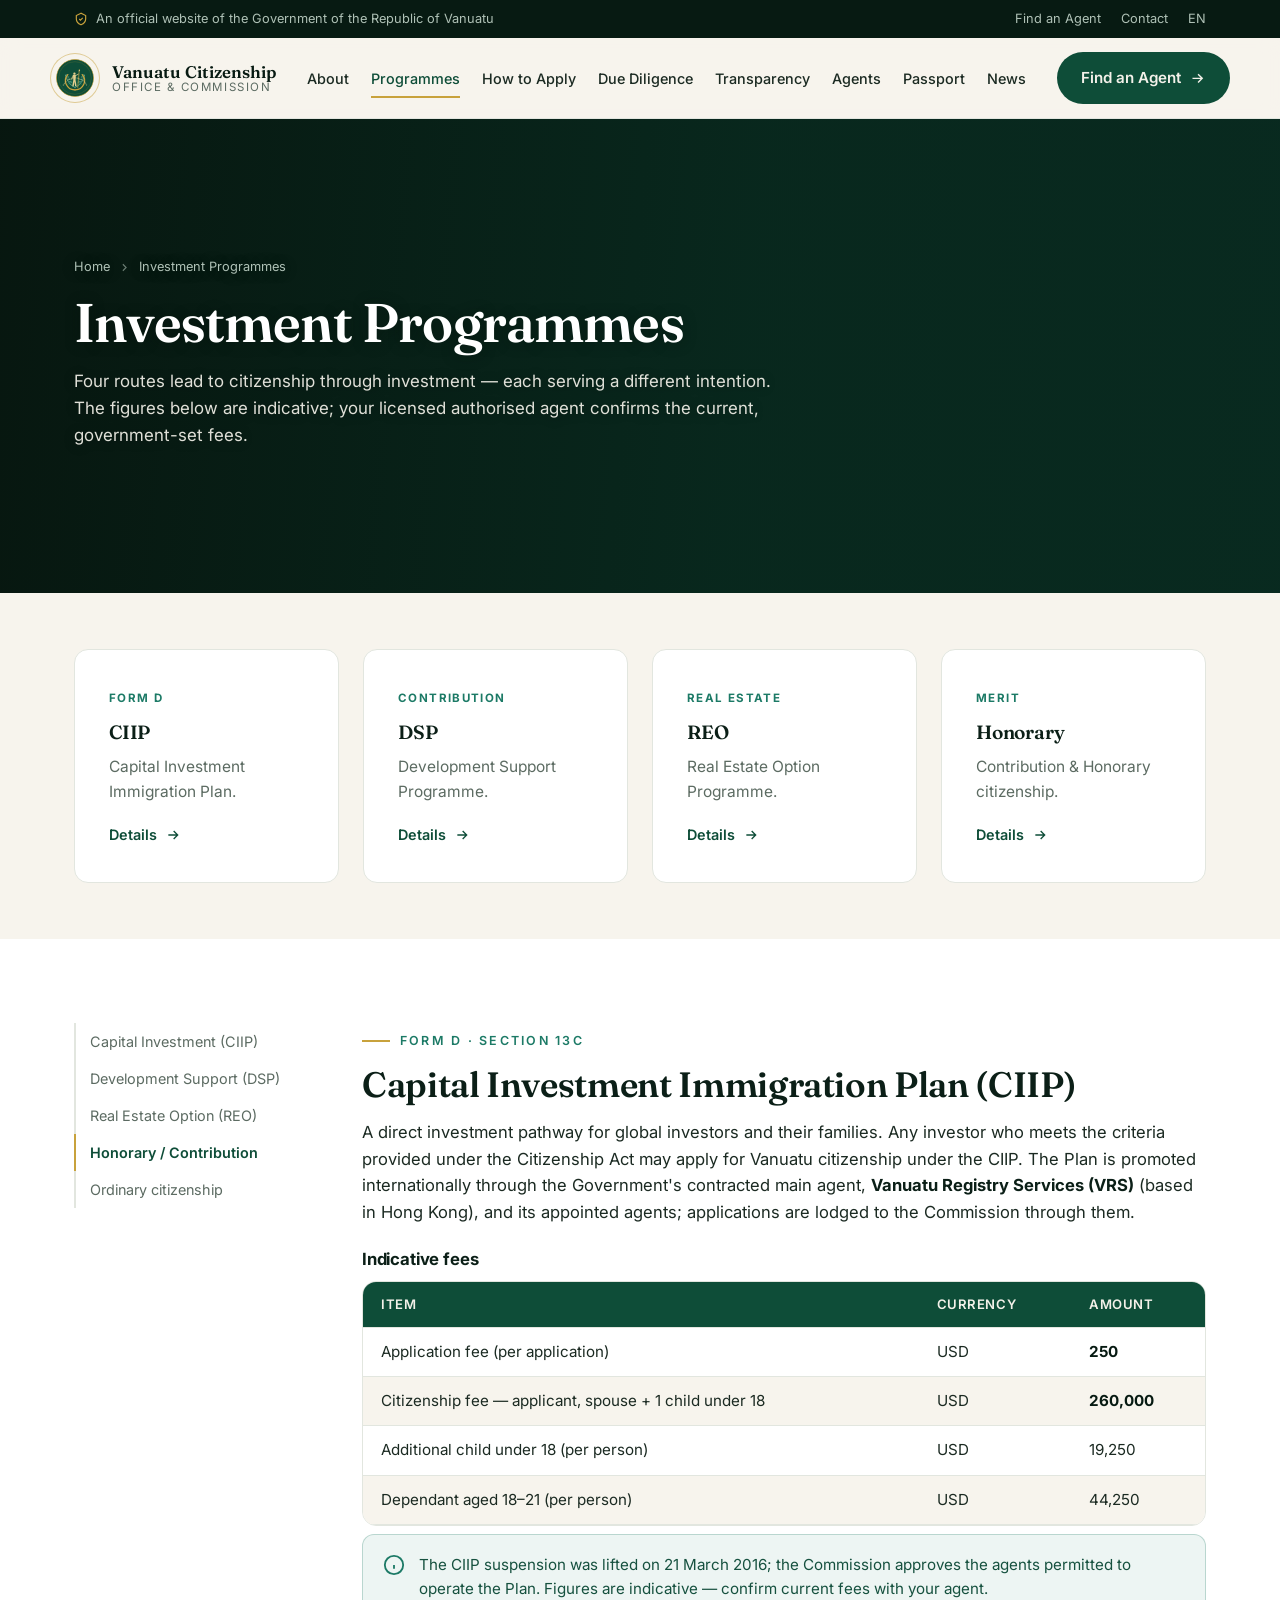
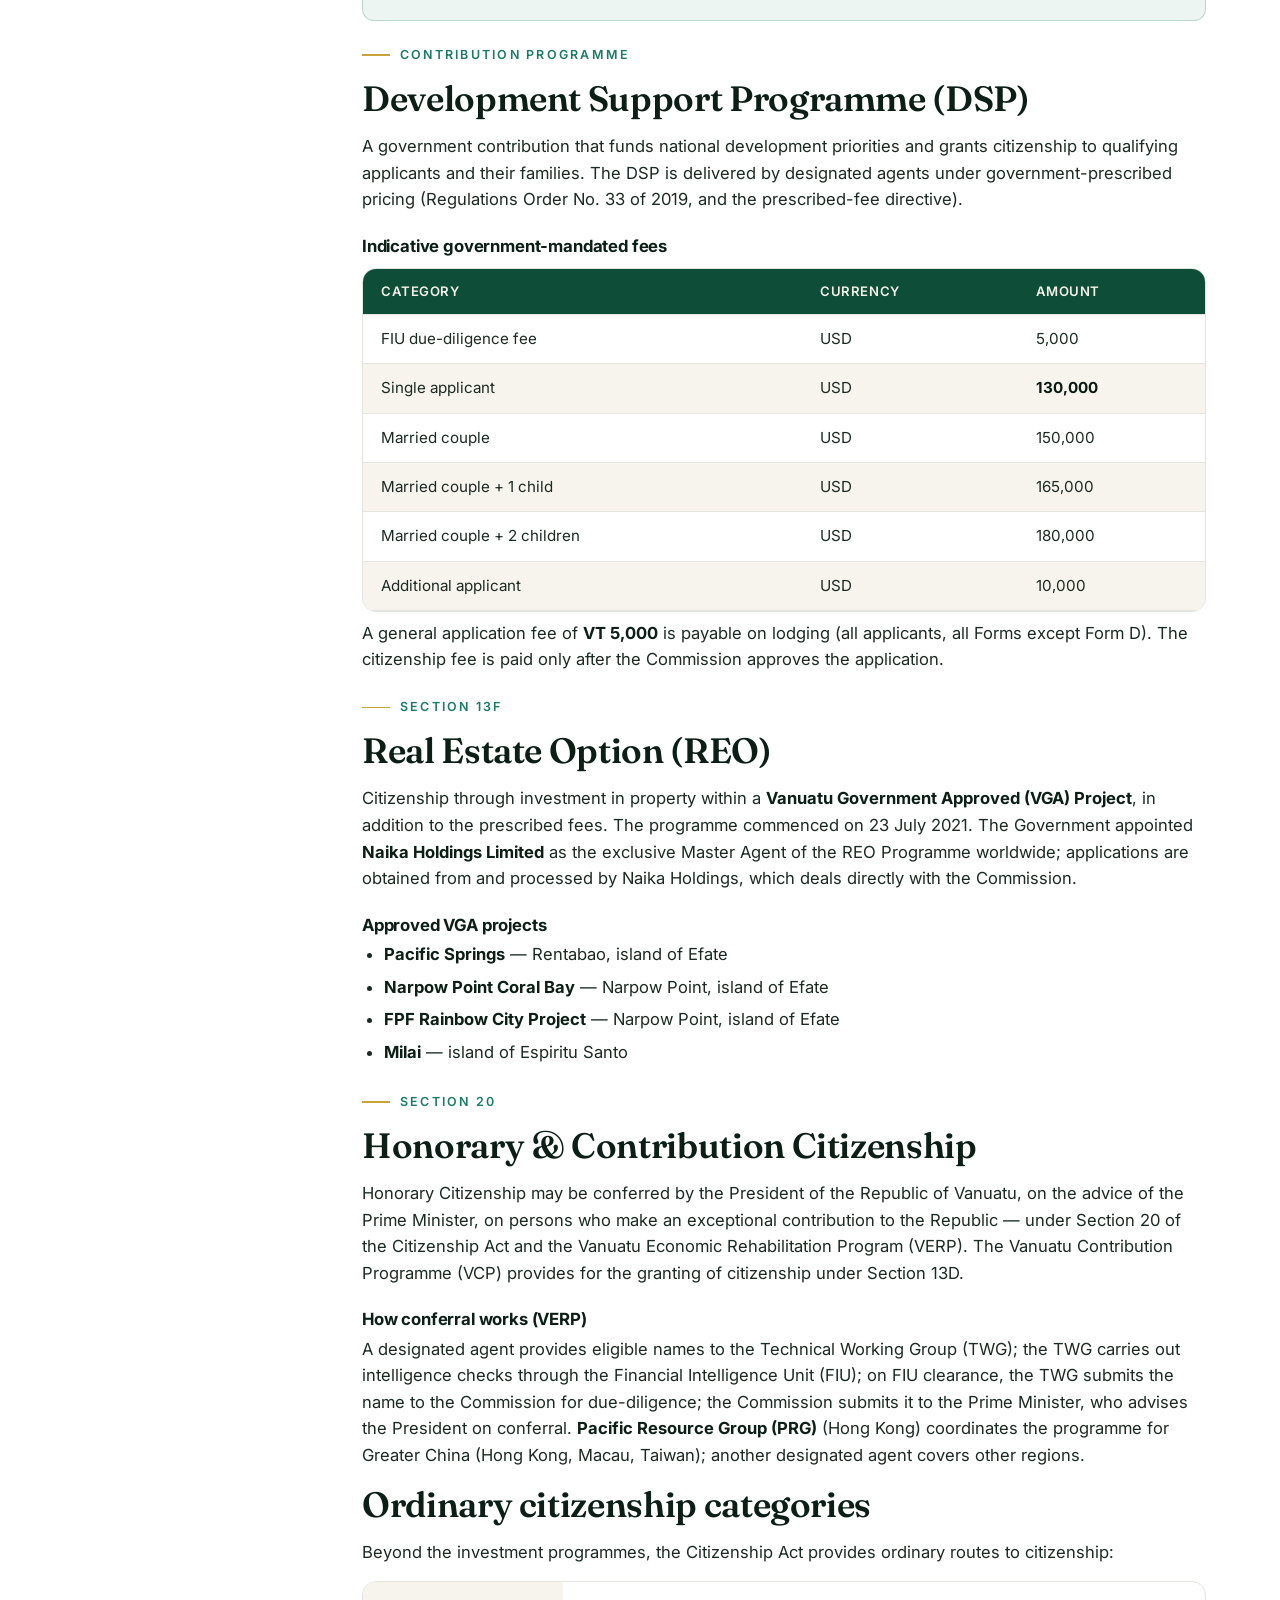
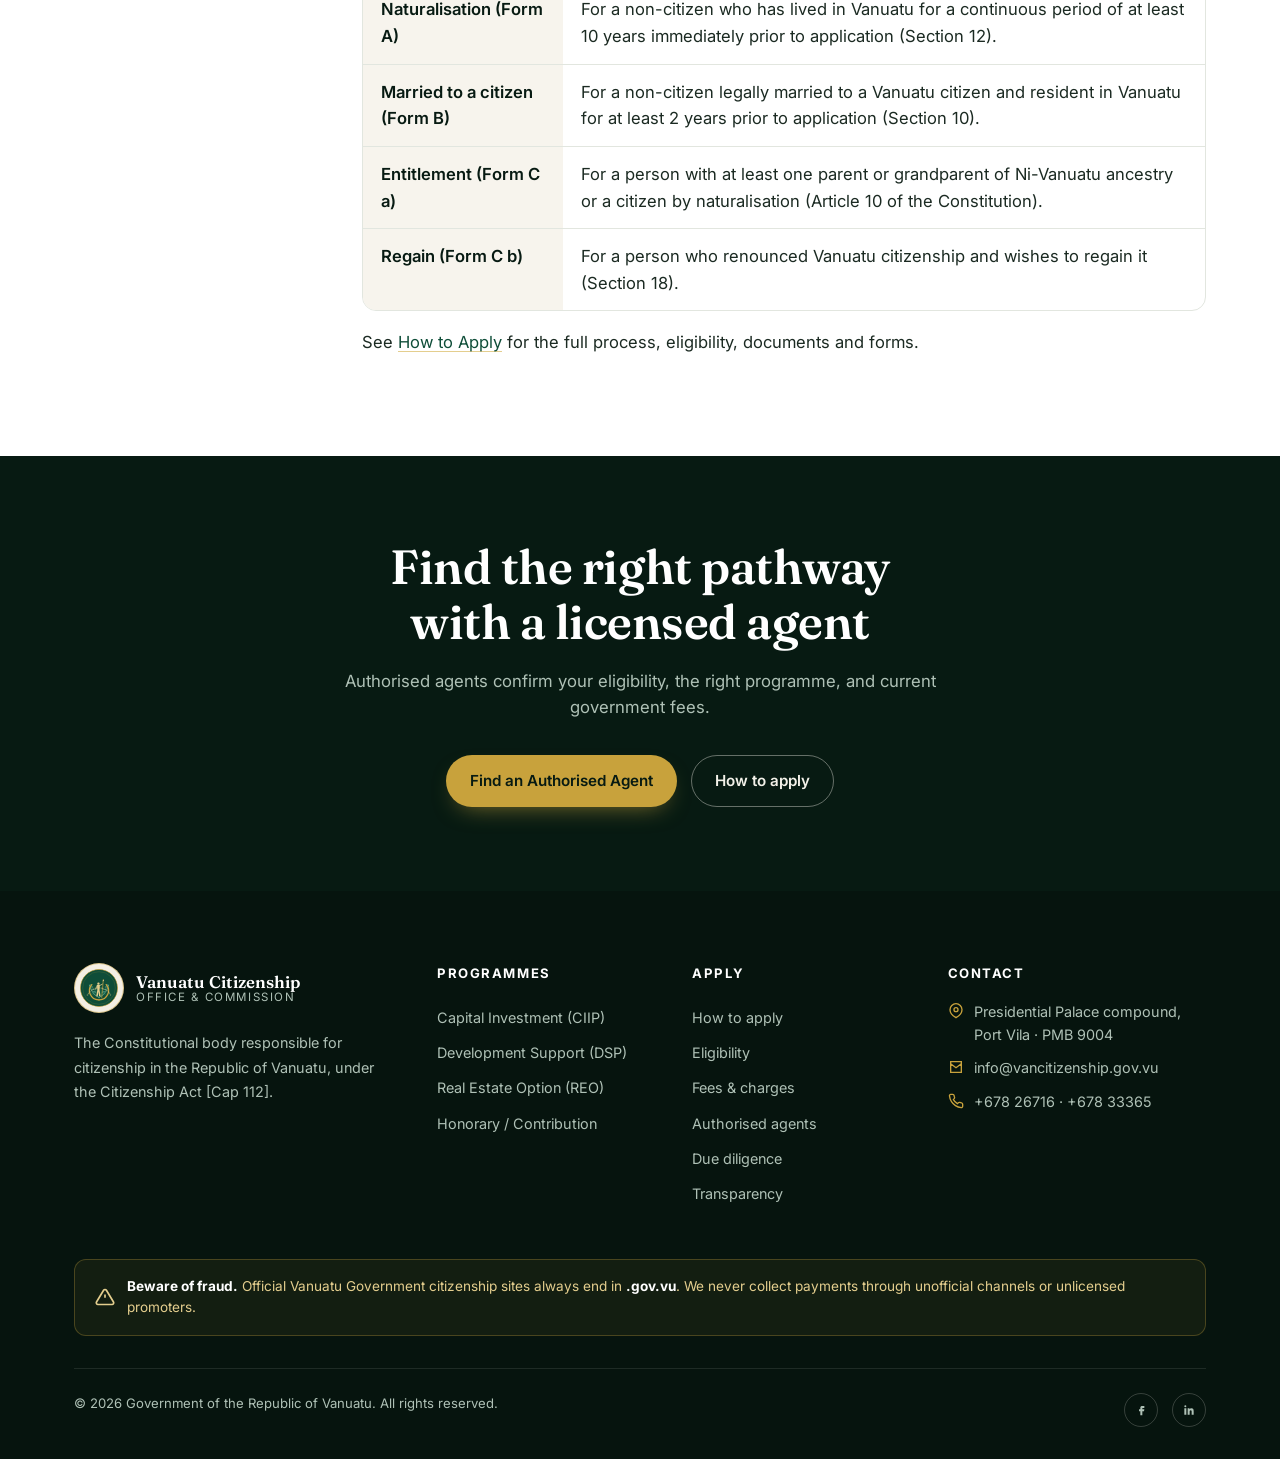
<file: programmes.html>
<!DOCTYPE html>
<html lang="en">
<head>
<meta charset="UTF-8" />
<meta name="viewport" content="width=device-width, initial-scale=1.0" />
<title>Investment Programmes — Vanuatu Citizenship Office &amp; Commission</title>
<meta name="description" content="The four investment pathways to Vanuatu citizenship — Capital Investment Immigration Plan (CIIP), Development Support Programme (DSP), Real Estate Option (REO) and Honorary/Contribution — plus ordinary citizenship categories." />
<link rel="preconnect" href="https://fonts.googleapis.com" />
<link rel="preconnect" href="https://fonts.gstatic.com" crossorigin />
<link href="https://fonts.googleapis.com/css2?family=Fraunces:opsz,wght@9..144,400;9..144,500;9..144,600;9..144,700&family=Inter:wght@400;500;600;700&display=swap" rel="stylesheet" />
<link rel="icon" type="image/svg+xml" href="assets/coat-of-arms.svg" />
<link rel="stylesheet" href="assets/styles.css" />
</head>
<body>
<a class="skip" href="#main">Skip to content</a>
<div class="gov"><div class="container">
  <span class="gov-official"><svg viewBox="0 0 24 24" fill="none" stroke="currentColor" stroke-width="2"><path d="M12 2 4 6v6c0 5 3.5 8 8 10 4.5-2 8-5 8-10V6l-8-4Z"/><path d="m9 12 2 2 4-4"/></svg> An official website of the Government of the Republic of Vanuatu</span>
  <span class="gov-links"><a href="agents.html">Find an Agent</a><a href="contact.html">Contact</a><a href="#" aria-label="Language: English">EN</a></span>
</div></div>
<header class="site" id="top"><div class="container nav">
  <a class="brand" href="index.html" aria-label="Home"><img class="seal" src="https://commons.wikimedia.org/wiki/Special:FilePath/Coat_of_arms_of_Vanuatu.svg" onerror="this.onerror=null;this.src='assets/coat-of-arms.svg'" alt="Coat of Arms of the Republic of Vanuatu" /><span class="brand-txt"><b>Vanuatu Citizenship</b><span>Office &amp; Commission</span></span></a>
  <nav class="menu" aria-label="Primary"><a data-nav="about.html" href="about.html">About</a><a data-nav="programmes.html" href="programmes.html">Programmes</a><a data-nav="how-to-apply.html" href="how-to-apply.html">How to Apply</a><a data-nav="due-diligence.html" href="due-diligence.html">Due Diligence</a><a data-nav="transparency.html" href="transparency.html">Transparency</a><a data-nav="agents.html" href="agents.html">Agents</a><a data-nav="passport.html" href="passport.html">Passport</a><a data-nav="news.html" href="news.html">News</a></nav>
  <div class="nav-cta"><a class="btn btn-dark" href="agents.html">Find an Agent <svg viewBox="0 0 24 24" fill="none" stroke="currentColor" stroke-width="2"><path d="M5 12h14M13 6l6 6-6 6"/></svg></a><button class="hamburger" id="open-menu" aria-label="Open menu" aria-expanded="false"><svg viewBox="0 0 24 24" fill="none" stroke="currentColor" stroke-width="2"><path d="M3 6h18M3 12h18M3 18h18"/></svg></button></div>
</div></header>
<div class="mpanel" id="mpanel" aria-hidden="true"><div class="mtop"><span class="brand-txt"><b style="color:#fff;font-family:var(--serif)">Vanuatu Citizenship</b></span><button class="mclose" id="close-menu" aria-label="Close menu"><svg viewBox="0 0 24 24" fill="none" stroke="currentColor" stroke-width="2"><path d="M6 6l12 12M18 6 6 18"/></svg></button></div><nav aria-label="Mobile"><a href="about.html">About</a><a href="programmes.html">Programmes</a><a href="how-to-apply.html">How to Apply</a><a href="due-diligence.html">Due Diligence</a><a href="transparency.html">Transparency</a><a href="agents.html">Authorised Agents</a><a href="passport.html">Passport</a><a href="news.html">News</a><a href="contact.html">Contact</a></nav><a class="btn btn-gold" href="agents.html">Find an Authorised Agent</a></div>

<main id="main">
<section class="subhero">
  <svg class="hero-y" viewBox="0 0 100 100" aria-hidden="true"><path d="M50 8 L50 52 L20 86 M50 52 L80 86" fill="none" stroke="#C8A23C" stroke-width="2.5" stroke-linecap="round"/></svg>
  <div class="container">
    <div class="breadcrumb"><a href="index.html">Home</a><svg viewBox="0 0 24 24" fill="none" stroke="currentColor" stroke-width="2"><path d="m9 6 6 6-6 6"/></svg><span>Investment Programmes</span></div>
    <h1>Investment Programmes</h1>
    <p>Four routes lead to citizenship through investment — each serving a different intention. The figures below are indicative; your licensed authorised agent confirms the current, government-set fees.</p>
  </div>
</section>

<!-- Overview cards -->
<section class="bg-sand section-sm">
  <div class="container">
    <div class="cardgrid cols-4">
      <a class="prog reveal" href="#ciip"><span class="tag">Form D</span><h3 style="font-size:1.2rem">CIIP</h3><p>Capital Investment Immigration Plan.</p><span class="more">Details <svg viewBox="0 0 24 24" fill="none" stroke="currentColor" stroke-width="2"><path d="M5 12h14M13 6l6 6-6 6"/></svg></span></a>
      <a class="prog reveal" href="#dsp"><span class="tag">Contribution</span><h3 style="font-size:1.2rem">DSP</h3><p>Development Support Programme.</p><span class="more">Details <svg viewBox="0 0 24 24" fill="none" stroke="currentColor" stroke-width="2"><path d="M5 12h14M13 6l6 6-6 6"/></svg></span></a>
      <a class="prog reveal" href="#reo"><span class="tag">Real estate</span><h3 style="font-size:1.2rem">REO</h3><p>Real Estate Option Programme.</p><span class="more">Details <svg viewBox="0 0 24 24" fill="none" stroke="currentColor" stroke-width="2"><path d="M5 12h14M13 6l6 6-6 6"/></svg></span></a>
      <a class="prog reveal" href="#honorary"><span class="tag">Merit</span><h3 style="font-size:1.2rem">Honorary</h3><p>Contribution &amp; Honorary citizenship.</p><span class="more">Details <svg viewBox="0 0 24 24" fill="none" stroke="currentColor" stroke-width="2"><path d="M5 12h14M13 6l6 6-6 6"/></svg></span></a>
    </div>
  </div>
</section>

<section class="bg-paper">
  <div class="container">
    <div class="layout">
      <aside class="sidenav" aria-label="On this page">
        <a href="#ciip">Capital Investment (CIIP)</a>
        <a href="#dsp">Development Support (DSP)</a>
        <a href="#reo">Real Estate Option (REO)</a>
        <a href="#honorary">Honorary / Contribution</a>
        <a href="#ordinary">Ordinary citizenship</a>
      </aside>
      <div class="prose wide">

        <div id="ciip" class="anchor">
          <span class="eyebrow" style="color:var(--teal)">Form D · Section 13C</span>
          <h2>Capital Investment Immigration Plan (CIIP)</h2>
          <p>A direct investment pathway for global investors and their families. Any investor who meets the criteria provided under the Citizenship Act may apply for Vanuatu citizenship under the CIIP. The Plan is promoted internationally through the Government's contracted main agent, <strong>Vanuatu Registry Services (VRS)</strong> (based in Hong Kong), and its appointed agents; applications are lodged to the Commission through them.</p>
          <h4>Indicative fees</h4>
          <div class="table-wrap" style="margin:12px 0 8px">
            <table class="data">
              <thead><tr><th>Item</th><th>Currency</th><th>Amount</th></tr></thead>
              <tbody>
                <tr><td>Application fee (per application)</td><td>USD</td><td><b>250</b></td></tr>
                <tr><td>Citizenship fee — applicant, spouse + 1 child under 18</td><td>USD</td><td><b>260,000</b></td></tr>
                <tr><td>Additional child under 18 (per person)</td><td>USD</td><td>19,250</td></tr>
                <tr><td>Dependant aged 18–21 (per person)</td><td>USD</td><td>44,250</td></tr>
              </tbody>
            </table>
          </div>
          <p class="callout info"><svg viewBox="0 0 24 24" fill="none" stroke="currentColor" stroke-width="2"><circle cx="12" cy="12" r="10"/><path d="M12 16v-4M12 8h.01"/></svg><span>The CIIP suspension was lifted on 21 March 2016; the Commission approves the agents permitted to operate the Plan. Figures are indicative — confirm current fees with your agent.</span></p>
        </div>

        <div id="dsp" class="anchor">
          <span class="eyebrow" style="color:var(--teal)">Contribution programme</span>
          <h2>Development Support Programme (DSP)</h2>
          <p>A government contribution that funds national development priorities and grants citizenship to qualifying applicants and their families. The DSP is delivered by designated agents under government-prescribed pricing (Regulations Order No. 33 of 2019, and the prescribed-fee directive).</p>
          <h4>Indicative government-mandated fees</h4>
          <div class="table-wrap" style="margin:12px 0 8px">
            <table class="data">
              <thead><tr><th>Category</th><th>Currency</th><th>Amount</th></tr></thead>
              <tbody>
                <tr><td>FIU due-diligence fee</td><td>USD</td><td>5,000</td></tr>
                <tr><td>Single applicant</td><td>USD</td><td><b>130,000</b></td></tr>
                <tr><td>Married couple</td><td>USD</td><td>150,000</td></tr>
                <tr><td>Married couple + 1 child</td><td>USD</td><td>165,000</td></tr>
                <tr><td>Married couple + 2 children</td><td>USD</td><td>180,000</td></tr>
                <tr><td>Additional applicant</td><td>USD</td><td>10,000</td></tr>
              </tbody>
            </table>
          </div>
          <p>A general application fee of <strong>VT 5,000</strong> is payable on lodging (all applicants, all Forms except Form D). The citizenship fee is paid only after the Commission approves the application.</p>
        </div>

        <div id="reo" class="anchor">
          <span class="eyebrow" style="color:var(--teal)">Section 13F</span>
          <h2>Real Estate Option (REO)</h2>
          <p>Citizenship through investment in property within a <strong>Vanuatu Government Approved (VGA) Project</strong>, in addition to the prescribed fees. The programme commenced on 23 July 2021. The Government appointed <strong>Naika Holdings Limited</strong> as the exclusive Master Agent of the REO Programme worldwide; applications are obtained from and processed by Naika Holdings, which deals directly with the Commission.</p>
          <h4>Approved VGA projects</h4>
          <ul>
            <li><strong>Pacific Springs</strong> — Rentabao, island of Efate</li>
            <li><strong>Narpow Point Coral Bay</strong> — Narpow Point, island of Efate</li>
            <li><strong>FPF Rainbow City Project</strong> — Narpow Point, island of Efate</li>
            <li><strong>Milai</strong> — island of Espiritu Santo</li>
          </ul>
        </div>

        <div id="honorary" class="anchor">
          <span class="eyebrow" style="color:var(--teal)">Section 20</span>
          <h2>Honorary &amp; Contribution Citizenship</h2>
          <p>Honorary Citizenship may be conferred by the President of the Republic of Vanuatu, on the advice of the Prime Minister, on persons who make an exceptional contribution to the Republic — under Section 20 of the Citizenship Act and the Vanuatu Economic Rehabilitation Program (VERP). The Vanuatu Contribution Programme (VCP) provides for the granting of citizenship under Section 13D.</p>
          <h4>How conferral works (VERP)</h4>
          <p>A designated agent provides eligible names to the Technical Working Group (TWG); the TWG carries out intelligence checks through the Financial Intelligence Unit (FIU); on FIU clearance, the TWG submits the name to the Commission for due-diligence; the Commission submits it to the Prime Minister, who advises the President on conferral. <strong>Pacific Resource Group (PRG)</strong> (Hong Kong) coordinates the programme for Greater China (Hong Kong, Macau, Taiwan); another designated agent covers other regions.</p>
        </div>

        <div id="ordinary" class="anchor">
          <h2>Ordinary citizenship categories</h2>
          <p>Beyond the investment programmes, the Citizenship Act provides ordinary routes to citizenship:</p>
          <div class="dl" style="margin-top:8px">
            <dt>Naturalisation (Form A)</dt><dd>For a non-citizen who has lived in Vanuatu for a continuous period of at least 10 years immediately prior to application (Section 12).</dd>
            <dt>Married to a citizen (Form B)</dt><dd>For a non-citizen legally married to a Vanuatu citizen and resident in Vanuatu for at least 2 years prior to application (Section 10).</dd>
            <dt>Entitlement (Form C a)</dt><dd>For a person with at least one parent or grandparent of Ni-Vanuatu ancestry or a citizen by naturalisation (Article 10 of the Constitution).</dd>
            <dt>Regain (Form C b)</dt><dd>For a person who renounced Vanuatu citizenship and wishes to regain it (Section 18).</dd>
          </div>
          <p style="margin-top:18px">See <a href="how-to-apply.html">How to Apply</a> for the full process, eligibility, documents and forms.</p>
        </div>
      </div>
    </div>
  </div>
</section>

<section class="cta">
  <svg class="hero-y" viewBox="0 0 100 100" aria-hidden="true"><path d="M50 8 L50 52 L20 86 M50 52 L80 86" fill="none" stroke="#C8A23C" stroke-width="2.5" stroke-linecap="round"/></svg>
  <div class="container"><h2 class="reveal">Find the right pathway with a licensed agent</h2><p class="reveal">Authorised agents confirm your eligibility, the right programme, and current government fees.</p><div class="cta-actions reveal"><a class="btn btn-gold" href="agents.html">Find an Authorised Agent</a><a class="btn btn-ghost" href="how-to-apply.html">How to apply</a></div></div>
</section>
</main>

<footer class="site">
  <div class="container">
    <div class="foot-grid">
      <div class="foot-brand"><div class="brand"><img class="seal" src="https://commons.wikimedia.org/wiki/Special:FilePath/Coat_of_arms_of_Vanuatu.svg" onerror="this.onerror=null;this.src='assets/coat-of-arms.svg'" alt="Coat of Arms of the Republic of Vanuatu" /><span class="brand-txt"><b>Vanuatu Citizenship</b><span>Office &amp; Commission</span></span></div><p>The Constitutional body responsible for citizenship in the Republic of Vanuatu, under the Citizenship Act [Cap 112].</p></div>
      <div class="foot-col"><h5>Programmes</h5><a href="programmes.html#ciip">Capital Investment (CIIP)</a><a href="programmes.html#dsp">Development Support (DSP)</a><a href="programmes.html#reo">Real Estate Option (REO)</a><a href="programmes.html#honorary">Honorary / Contribution</a></div>
      <div class="foot-col"><h5>Apply</h5><a href="how-to-apply.html">How to apply</a><a href="how-to-apply.html#eligibility">Eligibility</a><a href="how-to-apply.html#fees">Fees &amp; charges</a><a href="agents.html">Authorised agents</a><a href="due-diligence.html">Due diligence</a><a href="transparency.html">Transparency</a></div>
      <div class="foot-col foot-contact"><h5>Contact</h5><p><svg viewBox="0 0 24 24" fill="none" stroke="currentColor" stroke-width="2"><path d="M21 10c0 7-9 12-9 12s-9-5-9-12a9 9 0 0 1 18 0Z"/><circle cx="12" cy="10" r="3"/></svg> Presidential Palace compound, Port Vila · PMB 9004</p><p><svg viewBox="0 0 24 24" fill="none" stroke="currentColor" stroke-width="2"><path d="M4 4h16v16H4zM4 7l8 6 8-6"/></svg> info@vancitizenship.gov.vu</p><p><svg viewBox="0 0 24 24" fill="none" stroke="currentColor" stroke-width="2"><path d="M22 16.9v3a2 2 0 0 1-2.2 2 19.8 19.8 0 0 1-8.6-3 19.5 19.5 0 0 1-6-6 19.8 19.8 0 0 1-3-8.6A2 2 0 0 1 4.1 2h3a2 2 0 0 1 2 1.7c.1.9.4 1.8.7 2.7a2 2 0 0 1-.5 2.1L8.1 9.9a16 16 0 0 0 6 6l1.4-1.2a2 2 0 0 1 2.1-.5c.9.3 1.8.6 2.7.7a2 2 0 0 1 1.7 2Z"/></svg> +678 26716 · +678 33365</p></div>
    </div>
    <div class="foot-fraud"><svg viewBox="0 0 24 24" fill="none" stroke="currentColor" stroke-width="2"><path d="M12 9v4M12 17h.01M10.3 3.9 1.8 18a2 2 0 0 0 1.7 3h17a2 2 0 0 0 1.7-3L13.7 3.9a2 2 0 0 0-3.4 0Z"/></svg><span><strong style="color:#fff">Beware of fraud.</strong> Official Vanuatu Government citizenship sites always end in <strong style="color:#fff">.gov.vu</strong>. We never collect payments through unofficial channels or unlicensed promoters.</span></div>
    <div class="foot-bottom"><span>© <span id="year">2026</span> Government of the Republic of Vanuatu. All rights reserved.</span><div class="foot-social"><a href="#" aria-label="Facebook"><svg viewBox="0 0 24 24" fill="currentColor"><path d="M14 9h3V6h-3c-2 0-3 1-3 3v2H9v3h2v6h3v-6h2.5l.5-3H14V9.5c0-.3.2-.5.5-.5Z"/></svg></a><a href="#" aria-label="LinkedIn"><svg viewBox="0 0 24 24" fill="currentColor"><path d="M6.5 8A1.5 1.5 0 1 0 5 6.5 1.5 1.5 0 0 0 6.5 8ZM5 9.5h3V19H5ZM10 9.5h2.8v1.3h.05a3 3 0 0 1 2.7-1.5c2.9 0 3.45 1.9 3.45 4.4V19h-3v-4.2c0-1 0-2.3-1.4-2.3s-1.6 1.1-1.6 2.2V19h-3Z"/></svg></a></div></div>
  </div>
</footer>
<script src="assets/script.js"></script>
</body>
</html>
</file>
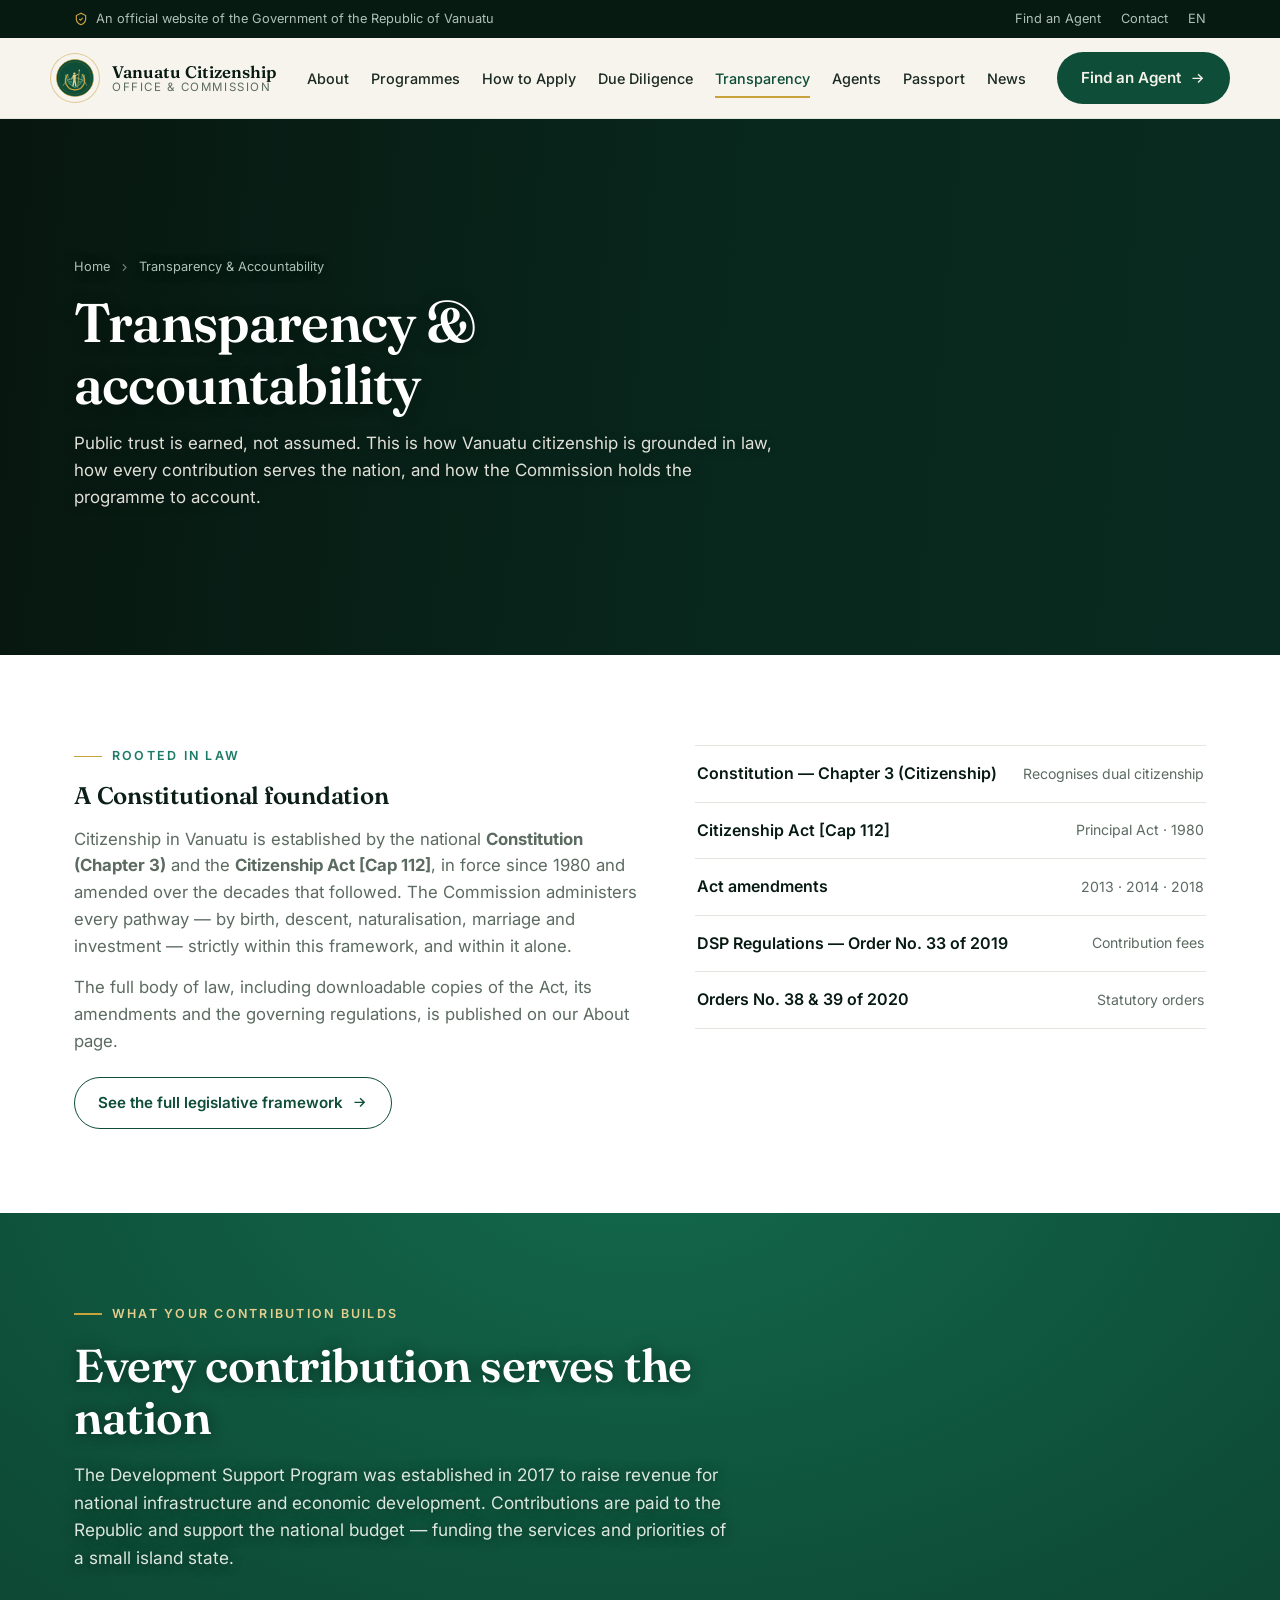
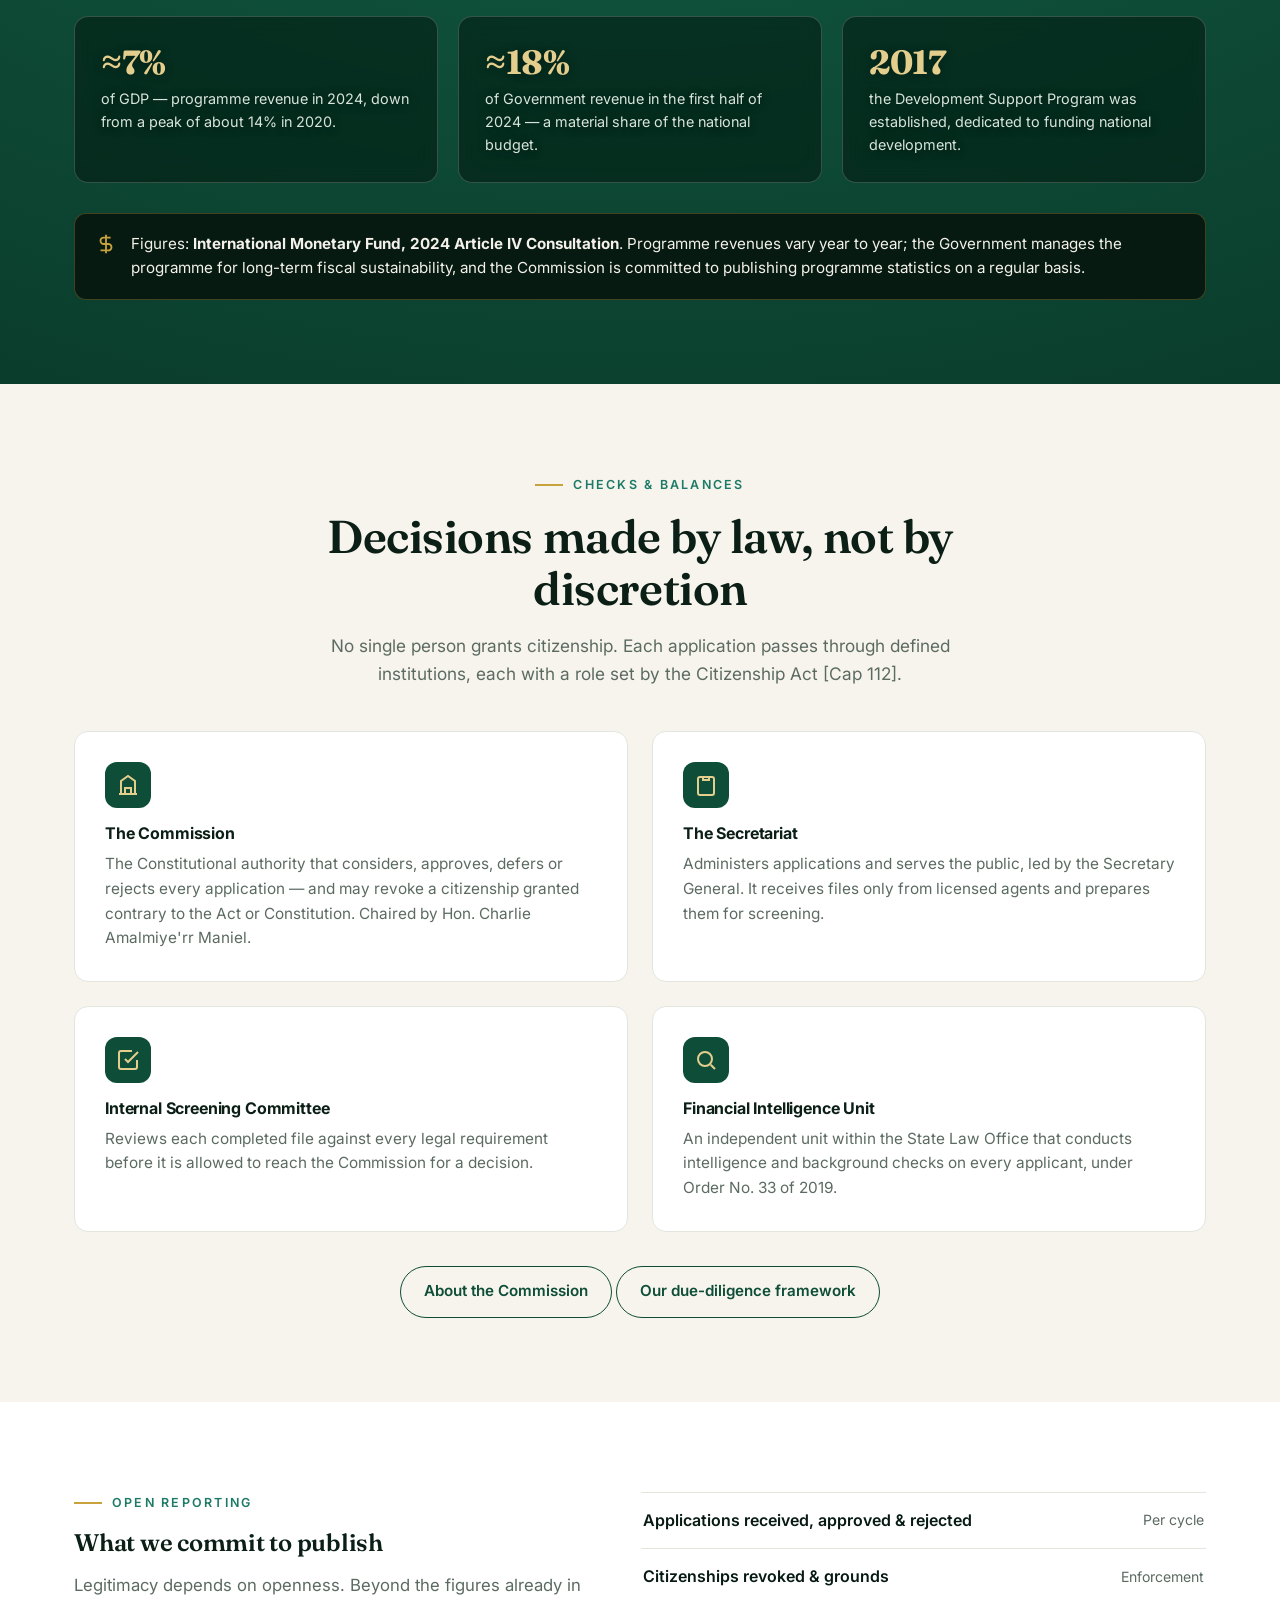
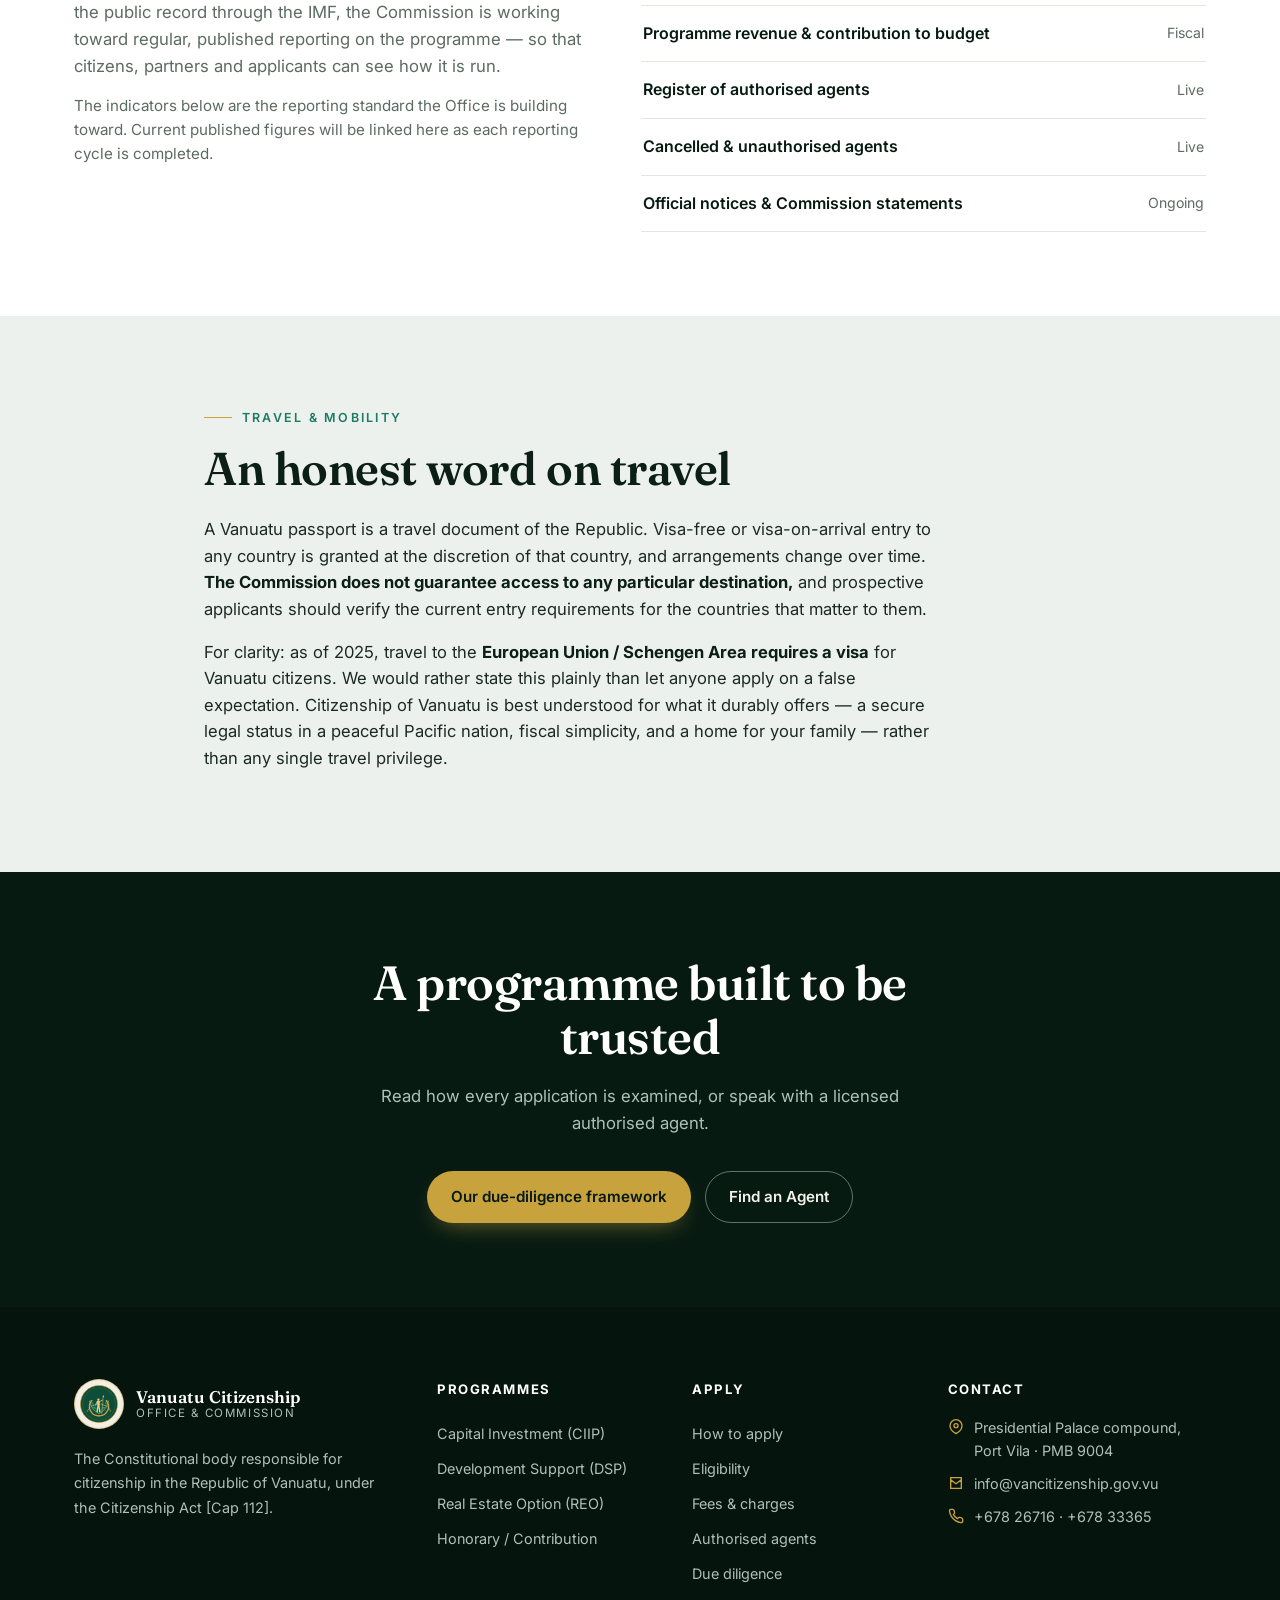
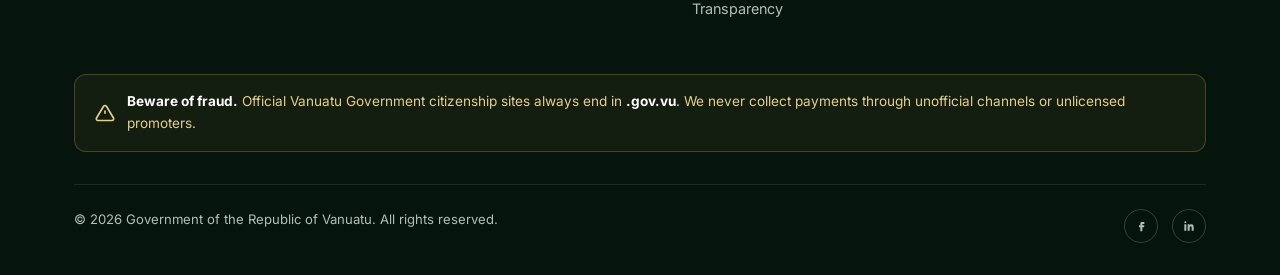
<file: transparency.html>
<!DOCTYPE html>
<html lang="en">
<head>
<meta charset="UTF-8" />
<meta name="viewport" content="width=device-width, initial-scale=1.0" />
<title>Transparency &amp; Accountability — Vanuatu Citizenship Office &amp; Commission</title>
<meta name="description" content="How Vanuatu citizenship is governed and held to account: the Constitutional and legal basis, where contributions go, the institutions that decide, the Commission's reporting commitments, and an honest word on travel." />
<link rel="preconnect" href="https://fonts.googleapis.com" />
<link rel="preconnect" href="https://fonts.gstatic.com" crossorigin />
<link href="https://fonts.googleapis.com/css2?family=Fraunces:opsz,wght@9..144,400;9..144,500;9..144,600;9..144,700&family=Inter:wght@400;500;600;700&display=swap" rel="stylesheet" />
<link rel="icon" type="image/svg+xml" href="assets/coat-of-arms.svg" />
<link rel="stylesheet" href="assets/styles.css" />
</head>
<body>
<a class="skip" href="#main">Skip to content</a>
<div class="gov"><div class="container">
  <span class="gov-official"><svg viewBox="0 0 24 24" fill="none" stroke="currentColor" stroke-width="2"><path d="M12 2 4 6v6c0 5 3.5 8 8 10 4.5-2 8-5 8-10V6l-8-4Z"/><path d="m9 12 2 2 4-4"/></svg> An official website of the Government of the Republic of Vanuatu</span>
  <span class="gov-links"><a href="agents.html">Find an Agent</a><a href="contact.html">Contact</a><a href="#" aria-label="Language: English">EN</a></span>
</div></div>
<header class="site" id="top"><div class="container nav">
  <a class="brand" href="index.html" aria-label="Home"><img class="seal" src="https://commons.wikimedia.org/wiki/Special:FilePath/Coat_of_arms_of_Vanuatu.svg" onerror="this.onerror=null;this.src='assets/coat-of-arms.svg'" alt="Coat of Arms of the Republic of Vanuatu" /><span class="brand-txt"><b>Vanuatu Citizenship</b><span>Office &amp; Commission</span></span></a>
  <nav class="menu" aria-label="Primary"><a data-nav="about.html" href="about.html">About</a><a data-nav="programmes.html" href="programmes.html">Programmes</a><a data-nav="how-to-apply.html" href="how-to-apply.html">How to Apply</a><a data-nav="due-diligence.html" href="due-diligence.html">Due Diligence</a><a data-nav="transparency.html" href="transparency.html">Transparency</a><a data-nav="agents.html" href="agents.html">Agents</a><a data-nav="passport.html" href="passport.html">Passport</a><a data-nav="news.html" href="news.html">News</a></nav>
  <div class="nav-cta"><a class="btn btn-dark" href="agents.html">Find an Agent <svg viewBox="0 0 24 24" fill="none" stroke="currentColor" stroke-width="2"><path d="M5 12h14M13 6l6 6-6 6"/></svg></a><button class="hamburger" id="open-menu" aria-label="Open menu" aria-expanded="false"><svg viewBox="0 0 24 24" fill="none" stroke="currentColor" stroke-width="2"><path d="M3 6h18M3 12h18M3 18h18"/></svg></button></div>
</div></header>
<div class="mpanel" id="mpanel" aria-hidden="true"><div class="mtop"><span class="brand-txt"><b style="color:#fff;font-family:var(--serif)">Vanuatu Citizenship</b></span><button class="mclose" id="close-menu" aria-label="Close menu"><svg viewBox="0 0 24 24" fill="none" stroke="currentColor" stroke-width="2"><path d="M6 6l12 12M18 6 6 18"/></svg></button></div><nav aria-label="Mobile"><a href="about.html">About</a><a href="programmes.html">Programmes</a><a href="how-to-apply.html">How to Apply</a><a href="due-diligence.html">Due Diligence</a><a href="transparency.html">Transparency</a><a href="agents.html">Authorised Agents</a><a href="passport.html">Passport</a><a href="news.html">News</a><a href="contact.html">Contact</a></nav><a class="btn btn-gold" href="agents.html">Find an Authorised Agent</a></div>

<main id="main">
<section class="subhero">
  <svg class="hero-y" viewBox="0 0 100 100" aria-hidden="true"><path d="M50 8 L50 52 L20 86 M50 52 L80 86" fill="none" stroke="#C8A23C" stroke-width="2.5" stroke-linecap="round"/></svg>
  <div class="container">
    <div class="breadcrumb"><a href="index.html">Home</a><svg viewBox="0 0 24 24" fill="none" stroke="currentColor" stroke-width="2"><path d="m9 6 6 6-6 6"/></svg><span>Transparency &amp; Accountability</span></div>
    <h1>Transparency &amp; accountability</h1>
    <p>Public trust is earned, not assumed. This is how Vanuatu citizenship is grounded in law, how every contribution serves the nation, and how the Commission holds the programme to account.</p>
  </div>
</section>

<!-- Legal & constitutional basis -->
<section class="bg-paper">
  <div class="container">
    <div class="layout" style="grid-template-columns:1.05fr .95fr;gap:56px;align-items:start">
      <div class="reveal">
        <span class="eyebrow" style="color:var(--teal)">Rooted in law</span>
        <h2 style="margin-top:16px">A Constitutional foundation</h2>
        <p style="margin-top:16px;color:var(--muted);font-size:1.05rem">Citizenship in Vanuatu is established by the national <strong>Constitution (Chapter 3)</strong> and the <strong>Citizenship Act [Cap 112]</strong>, in force since 1980 and amended over the decades that followed. The Commission administers every pathway — by birth, descent, naturalisation, marriage and investment — strictly within this framework, and within it alone.</p>
        <p style="margin-top:14px;color:var(--muted);font-size:1.05rem">The full body of law, including downloadable copies of the Act, its amendments and the governing regulations, is published on our About page.</p>
        <a class="btn btn-outline" style="margin-top:22px" href="about.html#legislative">See the full legislative framework
          <svg viewBox="0 0 24 24" fill="none" stroke="currentColor" stroke-width="2"><path d="M5 12h14M13 6l6 6-6 6"/></svg>
        </a>
      </div>
      <nav class="mandate-list reveal" aria-label="Core legal instruments" style="margin-top:6px">
        <a href="about.html#legislative"><span>Constitution — Chapter 3 (Citizenship)</span><em>Recognises dual citizenship</em></a>
        <a href="about.html#legislative"><span>Citizenship Act [Cap 112]</span><em>Principal Act · 1980</em></a>
        <a href="about.html#legislative"><span>Act amendments</span><em>2013 · 2014 · 2018</em></a>
        <a href="about.html#legislative"><span>DSP Regulations — Order No. 33 of 2019</span><em>Contribution fees</em></a>
        <a href="about.html#legislative"><span>Orders No. 38 &amp; 39 of 2020</span><em>Statutory orders</em></a>
      </nav>
    </div>
  </div>
</section>

<!-- National contribution -->
<section class="bg-green" style="position:relative;overflow:hidden">
  <svg class="hero-y" viewBox="0 0 100 100" aria-hidden="true" style="opacity:.08;left:-8%;bottom:-25%;top:auto;right:auto;width:46%"><path d="M50 8 L50 52 L20 86 M50 52 L80 86" fill="none" stroke="#C8A23C" stroke-width="2.5" stroke-linecap="round"/></svg>
  <div class="container" style="position:relative;z-index:2">
    <div class="sec-head reveal"><span class="eyebrow">What your contribution builds</span><h2>Every contribution serves the nation</h2><p>The Development Support Program was established in 2017 to raise revenue for national infrastructure and economic development. Contributions are paid to the Republic and support the national budget — funding the services and priorities of a small island state.</p></div>
    <div class="darkgrid cols-3" style="margin-top:44px">
      <div class="darkcell reveal"><h4 style="font-family:var(--serif);font-size:2.1rem;color:var(--gold-soft)">≈7%</h4><p>of GDP — programme revenue in 2024, down from a peak of about 14% in 2020.</p></div>
      <div class="darkcell reveal"><h4 style="font-family:var(--serif);font-size:2.1rem;color:var(--gold-soft)">≈18%</h4><p>of Government revenue in the first half of 2024 — a material share of the national budget.</p></div>
      <div class="darkcell reveal"><h4 style="font-family:var(--serif);font-size:2.1rem;color:var(--gold-soft)">2017</h4><p>the Development Support Program was established, dedicated to funding national development.</p></div>
    </div>
    <div class="callout dark reveal" style="margin-top:30px">
      <svg viewBox="0 0 24 24" fill="none" stroke="currentColor" stroke-width="2"><path d="M12 2v20M17 5H9.5a3.5 3.5 0 0 0 0 7h5a3.5 3.5 0 0 1 0 7H6"/></svg>
      <span>Figures: <strong>International Monetary Fund, 2024 Article IV Consultation</strong>. Programme revenues vary year to year; the Government manages the programme for long-term fiscal sustainability, and the Commission is committed to publishing programme statistics on a regular basis.</span>
    </div>
  </div>
</section>

<!-- Governance & oversight -->
<section class="bg-sand">
  <div class="container">
    <div class="sec-head center reveal"><span class="eyebrow">Checks &amp; balances</span><h2>Decisions made by law, not by discretion</h2><p>No single person grants citizenship. Each application passes through defined institutions, each with a role set by the Citizenship Act [Cap 112].</p></div>
    <div class="cardgrid cols-2" style="margin-top:44px">
      <div class="card reveal"><span class="ic"><svg viewBox="0 0 24 24" fill="none" stroke="currentColor" stroke-width="2"><path d="M3 21h18M5 21V8l7-5 7 5v13M9 21v-6h6v6"/></svg></span><h4>The Commission</h4><p>The Constitutional authority that considers, approves, defers or rejects every application — and may revoke a citizenship granted contrary to the Act or Constitution. Chaired by Hon. Charlie Amalmiye'rr Maniel.</p></div>
      <div class="card reveal"><span class="ic"><svg viewBox="0 0 24 24" fill="none" stroke="currentColor" stroke-width="2"><path d="M16 4h2a2 2 0 0 1 2 2v14a2 2 0 0 1-2 2H6a2 2 0 0 1-2-2V6a2 2 0 0 1 2-2h2M9 4h6v3H9z"/></svg></span><h4>The Secretariat</h4><p>Administers applications and serves the public, led by the Secretary General. It receives files only from licensed agents and prepares them for screening.</p></div>
      <div class="card reveal"><span class="ic"><svg viewBox="0 0 24 24" fill="none" stroke="currentColor" stroke-width="2"><path d="M9 11l3 3L22 4M21 12v7a2 2 0 0 1-2 2H5a2 2 0 0 1-2-2V5a2 2 0 0 1 2-2h11"/></svg></span><h4>Internal Screening Committee</h4><p>Reviews each completed file against every legal requirement before it is allowed to reach the Commission for a decision.</p></div>
      <div class="card reveal"><span class="ic"><svg viewBox="0 0 24 24" fill="none" stroke="currentColor" stroke-width="2"><circle cx="11" cy="11" r="7"/><path d="m21 21-4.3-4.3"/></svg></span><h4>Financial Intelligence Unit</h4><p>An independent unit within the State Law Office that conducts intelligence and background checks on every applicant, under Order No. 33 of 2019.</p></div>
    </div>
    <div class="center" style="margin-top:34px"><a class="btn btn-outline reveal" href="about.html#governance">About the Commission</a> <a class="btn btn-outline reveal" href="due-diligence.html">Our due-diligence framework</a></div>
  </div>
</section>

<!-- Reporting commitment -->
<section class="bg-paper">
  <div class="container">
    <div class="layout" style="grid-template-columns:.95fr 1.05fr;gap:56px;align-items:start">
      <div class="reveal">
        <span class="eyebrow" style="color:var(--teal)">Open reporting</span>
        <h2 style="margin-top:16px">What we commit to publish</h2>
        <p style="margin-top:16px;color:var(--muted);font-size:1.05rem">Legitimacy depends on openness. Beyond the figures already in the public record through the IMF, the Commission is working toward regular, published reporting on the programme — so that citizens, partners and applicants can see how it is run.</p>
        <p style="margin-top:14px;color:var(--muted);font-size:.95rem">The indicators below are the reporting standard the Office is building toward. Current published figures will be linked here as each reporting cycle is completed.</p>
      </div>
      <nav class="mandate-list reveal" aria-label="Reporting indicators" style="margin-top:6px">
        <a href="#"><span>Applications received, approved &amp; rejected</span><em>Per cycle</em></a>
        <a href="#"><span>Citizenships revoked &amp; grounds</span><em>Enforcement</em></a>
        <a href="#"><span>Programme revenue &amp; contribution to budget</span><em>Fiscal</em></a>
        <a href="agents.html"><span>Register of authorised agents</span><em>Live</em></a>
        <a href="agents.html#blacklist"><span>Cancelled &amp; unauthorised agents</span><em>Live</em></a>
        <a href="news.html"><span>Official notices &amp; Commission statements</span><em>Ongoing</em></a>
      </nav>
    </div>
  </div>
</section>

<!-- Travel & mobility (honest note) -->
<section class="bg-mist">
  <div class="container narrow">
    <div class="sec-head reveal"><span class="eyebrow">Travel &amp; mobility</span><h2>An honest word on travel</h2></div>
    <div class="prose reveal" style="margin-top:20px">
      <p>A Vanuatu passport is a travel document of the Republic. Visa-free or visa-on-arrival entry to any country is granted at the discretion of that country, and arrangements change over time. <strong>The Commission does not guarantee access to any particular destination,</strong> and prospective applicants should verify the current entry requirements for the countries that matter to them.</p>
      <p>For clarity: as of 2025, travel to the <strong>European Union / Schengen Area requires a visa</strong> for Vanuatu citizens. We would rather state this plainly than let anyone apply on a false expectation. Citizenship of Vanuatu is best understood for what it durably offers — a secure legal status in a peaceful Pacific nation, fiscal simplicity, and a home for your family — rather than any single travel privilege.</p>
    </div>
  </div>
</section>

<!-- CTA -->
<section class="cta">
  <svg class="hero-y" viewBox="0 0 100 100" aria-hidden="true"><path d="M50 8 L50 52 L20 86 M50 52 L80 86" fill="none" stroke="#C8A23C" stroke-width="2.5" stroke-linecap="round"/></svg>
  <div class="container"><h2 class="reveal">A programme built to be trusted</h2><p class="reveal">Read how every application is examined, or speak with a licensed authorised agent.</p><div class="cta-actions reveal"><a class="btn btn-gold" href="due-diligence.html">Our due-diligence framework</a><a class="btn btn-ghost" href="agents.html">Find an Agent</a></div></div>
</section>
</main>

<footer class="site">
  <div class="container">
    <div class="foot-grid">
      <div class="foot-brand"><div class="brand"><img class="seal" src="https://commons.wikimedia.org/wiki/Special:FilePath/Coat_of_arms_of_Vanuatu.svg" onerror="this.onerror=null;this.src='assets/coat-of-arms.svg'" alt="Coat of Arms of the Republic of Vanuatu" /><span class="brand-txt"><b>Vanuatu Citizenship</b><span>Office &amp; Commission</span></span></div><p>The Constitutional body responsible for citizenship in the Republic of Vanuatu, under the Citizenship Act [Cap 112].</p></div>
      <div class="foot-col"><h5>Programmes</h5><a href="programmes.html#ciip">Capital Investment (CIIP)</a><a href="programmes.html#dsp">Development Support (DSP)</a><a href="programmes.html#reo">Real Estate Option (REO)</a><a href="programmes.html#honorary">Honorary / Contribution</a></div>
      <div class="foot-col"><h5>Apply</h5><a href="how-to-apply.html">How to apply</a><a href="how-to-apply.html#eligibility">Eligibility</a><a href="how-to-apply.html#fees">Fees &amp; charges</a><a href="agents.html">Authorised agents</a><a href="due-diligence.html">Due diligence</a><a href="transparency.html">Transparency</a></div>
      <div class="foot-col foot-contact"><h5>Contact</h5><p><svg viewBox="0 0 24 24" fill="none" stroke="currentColor" stroke-width="2"><path d="M21 10c0 7-9 12-9 12s-9-5-9-12a9 9 0 0 1 18 0Z"/><circle cx="12" cy="10" r="3"/></svg> Presidential Palace compound, Port Vila · PMB 9004</p><p><svg viewBox="0 0 24 24" fill="none" stroke="currentColor" stroke-width="2"><path d="M4 4h16v16H4zM4 7l8 6 8-6"/></svg> info@vancitizenship.gov.vu</p><p><svg viewBox="0 0 24 24" fill="none" stroke="currentColor" stroke-width="2"><path d="M22 16.9v3a2 2 0 0 1-2.2 2 19.8 19.8 0 0 1-8.6-3 19.5 19.5 0 0 1-6-6 19.8 19.8 0 0 1-3-8.6A2 2 0 0 1 4.1 2h3a2 2 0 0 1 2 1.7c.1.9.4 1.8.7 2.7a2 2 0 0 1-.5 2.1L8.1 9.9a16 16 0 0 0 6 6l1.4-1.2a2 2 0 0 1 2.1-.5c.9.3 1.8.6 2.7.7a2 2 0 0 1 1.7 2Z"/></svg> +678 26716 · +678 33365</p></div>
    </div>
    <div class="foot-fraud"><svg viewBox="0 0 24 24" fill="none" stroke="currentColor" stroke-width="2"><path d="M12 9v4M12 17h.01M10.3 3.9 1.8 18a2 2 0 0 0 1.7 3h17a2 2 0 0 0 1.7-3L13.7 3.9a2 2 0 0 0-3.4 0Z"/></svg><span><strong style="color:#fff">Beware of fraud.</strong> Official Vanuatu Government citizenship sites always end in <strong style="color:#fff">.gov.vu</strong>. We never collect payments through unofficial channels or unlicensed promoters.</span></div>
    <div class="foot-bottom"><span>© <span id="year">2026</span> Government of the Republic of Vanuatu. All rights reserved.</span><div class="foot-social"><a href="#" aria-label="Facebook"><svg viewBox="0 0 24 24" fill="currentColor"><path d="M14 9h3V6h-3c-2 0-3 1-3 3v2H9v3h2v6h3v-6h2.5l.5-3H14V9.5c0-.3.2-.5.5-.5Z"/></svg></a><a href="#" aria-label="LinkedIn"><svg viewBox="0 0 24 24" fill="currentColor"><path d="M6.5 8A1.5 1.5 0 1 0 5 6.5 1.5 1.5 0 0 0 6.5 8ZM5 9.5h3V19H5ZM10 9.5h2.8v1.3h.05a3 3 0 0 1 2.7-1.5c2.9 0 3.45 1.9 3.45 4.4V19h-3v-4.2c0-1 0-2.3-1.4-2.3s-1.6 1.1-1.6 2.2V19h-3Z"/></svg></a></div></div>
  </div>
</footer>
<script src="assets/script.js"></script>
</body>
</html>
</file>
<file: assets/styles.css>
/* ============================================================
   Vanuatu Citizenship Office — Shared Design System
   Palette from the national flag (green / gold), premiumised.
   ============================================================ */
:root{
  --ink:#0B1F17; --green:#0E4D38; --green-700:#0A3A2A; --green-900:#071A12;
  --teal:#1C7A66; --gold:#C8A23C; --gold-soft:#E4CE8E;
  --sand:#F7F4ED; --mist:#EDF1ED; --paper:#FFFFFF;
  --text:#1B2A22; --muted:#5C6B62; --line:#E2E6DF;
  --on-dark:#F3F1E9; --on-dark-muted:#AFC1B6;
  --shadow:0 18px 40px -22px rgba(7,26,18,.45);
  --shadow-sm:0 8px 24px -16px rgba(7,26,18,.4);
  --r:14px; --maxw:1180px;
  --serif:"Fraunces",Georgia,"Times New Roman",serif;
  --sans:"Inter",-apple-system,BlinkMacSystemFont,"Segoe UI",sans-serif;
}
*{box-sizing:border-box;margin:0;padding:0}
html{scroll-behavior:smooth}
body{font-family:var(--sans);color:var(--text);background:var(--sand);line-height:1.6;-webkit-font-smoothing:antialiased;overflow-x:hidden}
a{color:inherit;text-decoration:none}
img,svg{display:block;max-width:100%}
h1,h2,h3,h4{font-family:var(--serif);font-weight:600;line-height:1.14;letter-spacing:-.01em;color:var(--ink)}
.container{width:100%;max-width:var(--maxw);margin:0 auto;padding:0 24px}
.narrow{max-width:920px}
.skip{position:absolute;left:-999px;top:0;background:var(--gold);color:var(--ink);padding:10px 16px;border-radius:0 0 8px 0;z-index:200;font-weight:600}
.skip:focus{left:0}
:focus-visible{outline:3px solid var(--gold);outline-offset:2px;border-radius:4px}

/* Buttons */
.btn{display:inline-flex;align-items:center;gap:.55em;font-family:var(--sans);font-weight:600;font-size:.95rem;padding:.85em 1.5em;border-radius:999px;border:1.5px solid transparent;cursor:pointer;transition:transform .25s,background .25s,color .25s,border-color .25s,box-shadow .25s;white-space:nowrap}
.btn svg{width:1.1em;height:1.1em}
.btn-gold{background:var(--gold);color:var(--green-900);box-shadow:0 10px 24px -12px rgba(200,162,60,.7)}
.btn-gold:hover{transform:translateY(-2px);background:#d4af46}
.btn-ghost{background:transparent;color:var(--on-dark);border-color:rgba(243,241,233,.4)}
.btn-ghost:hover{border-color:var(--gold);color:#fff}
.btn-dark{background:var(--green);color:var(--on-dark)}
.btn-dark:hover{transform:translateY(-2px);background:var(--green-700)}
.btn-outline{background:transparent;color:var(--green);border-color:var(--green)}
.btn-outline:hover{background:var(--green);color:#fff}
.btn-sm{font-size:.85rem;padding:.6em 1.1em}

/* Government utility bar */
.gov{background:var(--green-900);color:var(--on-dark-muted);font-size:.8rem}
.gov .container{display:flex;align-items:center;justify-content:space-between;gap:16px;min-height:38px;flex-wrap:wrap}
.gov-official{display:flex;align-items:center;gap:8px}
.gov-official svg{width:14px;height:14px;color:var(--gold)}
.gov-links{display:flex;gap:20px}
.gov-links a:hover{color:#fff}

/* Header / nav */
header.site{position:sticky;top:0;z-index:100;background:rgba(247,244,237,.92);backdrop-filter:blur(10px);border-bottom:1px solid var(--line);transition:box-shadow .3s}
header.site.scrolled{box-shadow:0 10px 30px -20px rgba(7,26,18,.5)}
.nav{display:flex;align-items:center;justify-content:space-between;gap:20px;padding:14px 0;transition:padding .3s}
header.site.scrolled .nav{padding:9px 0}
.brand{display:flex;align-items:center;gap:12px}
.seal{width:50px;height:50px;flex:none;object-fit:contain;background:#F7F4ED;border:1px solid rgba(200,162,60,.5);border-radius:50%;padding:5px}
footer.site .seal{background:#F4EFE4}
.brand-txt{display:flex;flex-direction:column;line-height:1.1}
.brand-txt b{font-family:var(--serif);font-size:1.05rem;color:var(--green-900);font-weight:600}
.brand-txt span{font-size:.72rem;letter-spacing:.14em;text-transform:uppercase;color:var(--muted)}
.menu{display:flex;align-items:center;gap:22px}
.menu>a{font-size:.9rem;font-weight:500;color:var(--text);padding:6px 0;position:relative}
.menu>a::after{content:"";position:absolute;left:0;bottom:-2px;width:0;height:2px;background:var(--gold);transition:width .25s}
.menu>a:hover{color:var(--green)}
.menu>a:hover::after,.menu>a.active::after{width:100%}
.menu>a.active{color:var(--green)}
.nav-cta{display:flex;align-items:center;gap:14px}
.hamburger{display:none;background:none;border:0;cursor:pointer;width:44px;height:44px;align-items:center;justify-content:center}
.hamburger svg{width:26px;height:26px;color:var(--green-900)}

/* Mobile panel */
.mpanel{position:fixed;inset:0;z-index:150;background:var(--green-900);color:var(--on-dark);transform:translateX(100%);transition:transform .35s;display:flex;flex-direction:column;padding:24px;overflow-y:auto}
.mpanel.open{transform:none}
.mpanel .mtop{display:flex;justify-content:space-between;align-items:center}
.mpanel .mclose{background:none;border:0;color:#fff;cursor:pointer;width:44px;height:44px}
.mpanel .mclose svg{width:28px;height:28px}
.mpanel nav{display:flex;flex-direction:column;gap:2px;margin-top:24px}
.mpanel nav a{font-family:var(--serif);font-size:1.35rem;padding:11px 0;border-bottom:1px solid rgba(243,241,233,.12)}
.mpanel .btn{margin-top:22px;justify-content:center}

/* Hero (home) */
.hero{position:relative;background:linear-gradient(95deg,rgba(7,22,15,.88) 0%,rgba(8,40,30,.68) 52%,rgba(8,44,32,.46) 100%),url('https://images.unsplash.com/photo-1730149442413-d699650dfbe3?auto=format&fit=crop&w=2200&q=74') center/cover no-repeat;background-color:var(--green-900);color:var(--on-dark);overflow:hidden;isolation:isolate}
.hero-grain{position:absolute;inset:0;opacity:.06;mix-blend-mode:overlay;pointer-events:none;background-image:url("data:image/svg+xml,%3Csvg xmlns='http://www.w3.org/2000/svg' width='160' height='160'%3E%3Cfilter id='n'%3E%3CfeTurbulence type='fractalNoise' baseFrequency='.8' numOctaves='2'/%3E%3C/filter%3E%3Crect width='100%25' height='100%25' filter='url(%23n)'/%3E%3C/svg%3E")}
.hero-y{position:absolute;right:-6%;top:-8%;width:60%;max-width:760px;opacity:.16;pointer-events:none;z-index:-1}
.hero .container{position:relative;z-index:2;padding-top:88px;padding-bottom:150px;max-width:980px}
.eyebrow{display:inline-flex;align-items:center;gap:10px;font-family:var(--sans);font-size:.78rem;font-weight:600;letter-spacing:.18em;text-transform:uppercase;color:var(--gold-soft)}
.eyebrow::before{content:"";width:28px;height:1.5px;background:var(--gold)}
.hero h1{color:#fff;font-size:clamp(2.7rem,6.2vw,4.8rem);font-weight:600;margin:22px 0 0;max-width:14ch;letter-spacing:-.02em}
.hero .lead{font-size:clamp(1.05rem,1.7vw,1.32rem);color:var(--on-dark);max-width:60ch;margin-top:24px;opacity:.95}
.hero-actions{display:flex;gap:14px;flex-wrap:wrap;margin-top:38px}
.hero-assure{margin-top:42px;display:flex;align-items:center;gap:14px;flex-wrap:wrap;font-size:.86rem;color:var(--on-dark-muted);max-width:70ch}
.hero-assure svg{width:18px;height:18px;color:var(--gold);flex:none}
.wave{position:absolute;left:0;right:0;bottom:-1px;z-index:1;line-height:0}
.wave svg{width:100%;height:90px}
/* Hero territorial map + cartographic detail */
.hero::before{content:"";position:absolute;inset:0;z-index:0;pointer-events:none;
  background-image:
    repeating-linear-gradient(0deg, transparent 0 47px, rgba(228,206,142,.05) 47px 48px),
    repeating-linear-gradient(90deg, transparent 0 47px, rgba(228,206,142,.05) 47px 48px);
  -webkit-mask:radial-gradient(135% 110% at 72% 16%, #000 32%, transparent 80%);
  mask:radial-gradient(135% 110% at 72% 16%, #000 32%, transparent 80%)}
.hero-map{position:absolute;top:50%;left:40%;transform:translateY(-50%);height:150%;width:auto;opacity:.5;z-index:0;pointer-events:none;user-select:none;filter:invert(70%) sepia(46%) saturate(700%) hue-rotate(1deg) brightness(97%) contrast(86%);-webkit-mask-image:radial-gradient(130% 120% at 32% 50%,#000 55%,transparent 90%);mask-image:radial-gradient(130% 120% at 32% 50%,#000 55%,transparent 90%)}
.hero-coords{position:absolute;right:30px;bottom:108px;z-index:2;text-align:right;pointer-events:none;text-shadow:0 1px 10px rgba(7,20,13,.6)}
.hero-coords b{display:block;font-family:var(--sans);font-size:.72rem;font-weight:600;letter-spacing:.26em;text-transform:uppercase;color:var(--gold-soft);opacity:.82}
.hero-coords span{display:block;font-size:.64rem;letter-spacing:.16em;color:var(--on-dark-muted);opacity:.62;margin-top:5px}
@media(max-width:760px){
  .hero-map{opacity:.3;left:48%;height:120%}
  .hero-coords{display:none}
}

/* Sub-page hero (inner pages) */
.subhero{position:relative;background:linear-gradient(95deg,rgba(7,22,15,.84) 0%,rgba(9,48,36,.62) 58%,rgba(11,64,50,.42) 100%),url('https://images.unsplash.com/photo-1602587557684-11163fe60c87?auto=format&fit=crop&w=2000&q=72') center/cover no-repeat;background-color:var(--green-900);color:var(--on-dark);overflow:hidden;isolation:isolate}
.subhero .hero-y{display:none}
.hero .container,.subhero .container{text-shadow:0 1px 14px rgba(7,18,12,.45)}
::selection{background:var(--gold);color:var(--green-900)}
.subhero .hero-y{opacity:.14;top:-30%;right:-4%;width:44%}
.subhero .container{position:relative;z-index:2;padding:54px 24px 60px}
.subhero h1{color:#fff;font-size:clamp(2.1rem,4.6vw,3.4rem);margin-top:14px;max-width:20ch;letter-spacing:-.015em}
.subhero p{color:var(--on-dark);opacity:.92;margin-top:14px;max-width:64ch;font-size:1.06rem}
.breadcrumb{display:flex;gap:8px;align-items:center;font-size:.8rem;color:var(--on-dark-muted);flex-wrap:wrap}
.breadcrumb a:hover{color:#fff}
.breadcrumb svg{width:13px;height:13px;opacity:.6}

/* Trust strip */
.trust{background:var(--sand);padding:54px 0 10px}
.trust-grid{display:grid;grid-template-columns:repeat(4,1fr);gap:24px;text-align:center}
.stat{padding:8px 12px}
.stat .num{font-family:var(--serif);font-size:clamp(1.7rem,3vw,2.4rem);color:var(--green);font-weight:600;line-height:1}
.stat .lab{margin-top:8px;font-size:.86rem;color:var(--muted);font-weight:500}
.stat+.stat{border-left:1px solid var(--line)}

/* Sections */
section{padding:84px 0}
.section-sm{padding:56px 0}
.bg-paper{background:var(--paper)} .bg-sand{background:var(--sand)} .bg-mist{background:var(--mist)}
.bg-green{background:radial-gradient(120% 130% at 50% -10%,#13694c 0%,var(--green) 52%,var(--green-700) 100%);color:var(--on-dark)}
.sec-head{max-width:66ch}
.sec-head.center{margin:0 auto;text-align:center}
.sec-head .eyebrow{color:var(--teal)}
.sec-head h2{font-size:clamp(1.9rem,3.6vw,2.9rem);margin-top:16px}
.sec-head p{margin-top:16px;color:var(--muted);font-size:1.08rem}
.bg-green .sec-head h2{color:#fff;text-shadow:0 1px 14px rgba(6,16,11,.5)}.bg-green .sec-head .eyebrow{color:var(--gold-soft)}.bg-green .sec-head p{color:#dbe7df;text-shadow:0 1px 12px rgba(6,16,11,.5)}

/* Prose / content typography */
.prose{max-width:74ch;font-size:1.04rem;color:var(--text)}
.prose.wide{max-width:none}
.prose h2{font-size:clamp(1.6rem,3vw,2.2rem);margin:14px 0 14px}
.prose h3{font-size:1.32rem;margin:36px 0 10px;color:var(--green-900)}
.prose h4{font-family:var(--sans);font-weight:700;font-size:1.05rem;margin:24px 0 6px;color:var(--ink)}
.prose p{margin:0 0 16px}
.prose ul,.prose ol{margin:0 0 18px;padding-left:1.3em}
.prose li{margin:6px 0}
.prose a{color:var(--green);text-decoration:underline;text-decoration-color:var(--gold-soft);text-underline-offset:3px}
.prose a:hover{color:var(--teal)}
.prose strong{color:var(--ink)}
.lead-serif{font-family:var(--serif);font-size:clamp(1.3rem,2.4vw,1.8rem);line-height:1.35;color:var(--ink);font-weight:500}
.anchor{scroll-margin-top:110px}

/* Two-column layout with sticky side nav */
.layout{display:grid;grid-template-columns:240px 1fr;gap:48px;align-items:start}
.sidenav{position:sticky;top:96px;font-size:.9rem;border-left:2px solid var(--line);padding-left:0}
.sidenav a{display:block;padding:7px 14px;color:var(--muted);border-left:2px solid transparent;margin-left:-2px}
.sidenav a:hover{color:var(--green)}
.sidenav a.active{color:var(--green);border-left-color:var(--gold);font-weight:600}

/* Cards */
.cardgrid{display:grid;gap:24px}
.cols-2{grid-template-columns:repeat(2,1fr)}
.cols-3{grid-template-columns:repeat(3,1fr)}
.cols-4{grid-template-columns:repeat(4,1fr)}
.card{background:var(--paper);border:1px solid var(--line);border-radius:var(--r);padding:30px;transition:transform .3s,box-shadow .3s}
.card:hover{transform:translateY(-4px);box-shadow:var(--shadow-sm)}
.card .ic{width:46px;height:46px;border-radius:12px;background:var(--green);display:flex;align-items:center;justify-content:center;margin-bottom:16px}
.card .ic svg{width:24px;height:24px;color:var(--gold-soft)}
.card h3{font-size:1.3rem}.card h4{font-family:var(--sans);font-weight:700}
.card p{color:var(--muted);margin-top:10px;font-size:.96rem}

/* Programme cards (accent bar) */
.prog{position:relative;background:var(--paper);border:1px solid var(--line);border-radius:var(--r);padding:34px;overflow:hidden;transition:transform .3s,box-shadow .3s,border-color .3s}
.prog::before{content:"";position:absolute;left:0;top:0;width:4px;height:100%;background:linear-gradient(var(--gold),var(--teal));transform:scaleY(0);transform-origin:top;transition:transform .35s}
.prog:hover{transform:translateY(-5px);box-shadow:var(--shadow);border-color:transparent}
.prog:hover::before{transform:scaleY(1)}
.prog .tag{font-size:.72rem;font-weight:700;letter-spacing:.12em;text-transform:uppercase;color:var(--teal)}
.prog h3{font-size:1.45rem;margin:12px 0 0}
.prog p{color:var(--muted);margin-top:12px;font-size:.97rem}
.prog .from{margin-top:18px;font-size:.85rem;color:var(--muted)}
.prog .from b{font-family:var(--serif);font-size:1.25rem;color:var(--green);font-weight:600;display:block}
.prog .more{margin-top:18px;display:inline-flex;align-items:center;gap:8px;font-weight:600;font-size:.9rem;color:var(--green)}
.prog .more svg{width:16px;height:16px;transition:transform .25s}.prog:hover .more svg{transform:translateX(4px)}

/* Benefits / dark grid */
.darkgrid{display:grid;gap:20px}
.darkcell{padding:26px;border:1px solid rgba(243,241,233,.2);border-radius:var(--r);background:rgba(7,24,17,.56);backdrop-filter:blur(8px) saturate(115%);-webkit-backdrop-filter:blur(8px) saturate(115%);transition:background .3s,transform .3s}
.darkcell:hover{background:rgba(7,24,17,.7);transform:translateY(-3px)}
.darkcell .ic{width:42px;height:42px;border-radius:10px;background:rgba(200,162,60,.16);display:flex;align-items:center;justify-content:center;margin-bottom:16px}
.darkcell .ic svg{width:22px;height:22px;color:var(--gold-soft)}
.darkcell h4{font-family:var(--sans);font-size:1.05rem;font-weight:700;color:#fff;text-shadow:0 1px 8px rgba(6,16,11,.55)}
.darkcell p{font-size:.9rem;color:#d8e5dc;margin-top:6px;text-shadow:0 1px 8px rgba(6,16,11,.55)}

/* Process steps */
.steps{display:grid;grid-template-columns:repeat(6,1fr);gap:18px;position:relative}
.steps.rowline::before{content:"";position:absolute;top:23px;left:8%;right:8%;height:2px;background:linear-gradient(90deg,var(--gold),var(--teal));z-index:0}
.step{position:relative;z-index:1;text-align:center}
.step .dot{width:48px;height:48px;margin:0 auto 16px;border-radius:50%;background:var(--paper);border:2px solid var(--gold);color:var(--green);font-family:var(--serif);font-weight:600;display:flex;align-items:center;justify-content:center;box-shadow:0 6px 16px -8px rgba(7,26,18,.4)}
.step h4{font-family:var(--sans);font-size:.92rem;font-weight:700;line-height:1.25}
.step p{font-size:.8rem;color:var(--muted);margin-top:6px}
/* Vertical numbered steps (detailed) */
.vsteps{counter-reset:vs;display:flex;flex-direction:column;gap:0}
.vstep{position:relative;padding:0 0 30px 64px}
.vstep::before{counter-increment:vs;content:counter(vs);position:absolute;left:0;top:0;width:42px;height:42px;border-radius:50%;background:var(--green);color:var(--gold-soft);font-family:var(--serif);font-weight:600;display:flex;align-items:center;justify-content:center}
.vstep::after{content:"";position:absolute;left:20px;top:42px;bottom:0;width:2px;background:var(--line)}
.vstep:last-child::after{display:none}
.vstep h4{font-family:var(--sans);font-weight:700;font-size:1.08rem;margin-bottom:4px}
.vstep p{color:var(--muted);font-size:.96rem;margin:0}

/* Data tables */
.table-wrap{overflow-x:auto;border:1px solid var(--line);border-radius:var(--r);background:var(--paper)}
table.data{width:100%;border-collapse:collapse;font-size:.95rem;min-width:480px}
table.data caption{text-align:left;padding:14px 18px;font-weight:700;color:var(--green-900);font-family:var(--serif);font-size:1.05rem}
table.data th,table.data td{padding:12px 18px;text-align:left;border-bottom:1px solid var(--line);vertical-align:top}
table.data thead th{background:var(--green);color:var(--on-dark);font-weight:600;font-size:.82rem;letter-spacing:.04em;text-transform:uppercase}
table.data tbody tr:nth-child(even){background:var(--sand)}
table.data tbody tr:hover{background:var(--mist)}
table.data td b{color:var(--green-900)}

/* Definition list / labelled rows */
.dl{display:grid;grid-template-columns:200px 1fr;gap:0;border:1px solid var(--line);border-radius:var(--r);overflow:hidden;background:var(--paper)}
.dl dt{padding:14px 18px;font-weight:600;background:var(--sand);border-bottom:1px solid var(--line);color:var(--green-900)}
.dl dd{padding:14px 18px;border-bottom:1px solid var(--line);color:var(--text)}
.dl dt:last-of-type,.dl dd:last-of-type{border-bottom:0}

/* Downloads list */
.downloads{display:grid;gap:10px}
.dl-item{display:flex;align-items:center;gap:14px;padding:14px 18px;background:var(--paper);border:1px solid var(--line);border-radius:12px;transition:border-color .25s,transform .25s,box-shadow .25s}
.dl-item:hover{border-color:var(--gold);transform:translateX(3px);box-shadow:var(--shadow-sm)}
.dl-item .fic{width:38px;height:38px;border-radius:9px;background:rgba(28,122,102,.12);display:flex;align-items:center;justify-content:center;flex:none}
.dl-item .fic svg{width:20px;height:20px;color:var(--teal)}
.dl-item .t{font-weight:600;color:var(--ink);font-size:.96rem}
.dl-item .s{font-size:.8rem;color:var(--muted)}
.dl-item .arrow{margin-left:auto;color:var(--green)}

/* Callouts */
.callout{display:flex;gap:14px;padding:18px 20px;border-radius:12px;font-size:.95rem;align-items:flex-start}
.callout svg{width:22px;height:22px;flex:none;margin-top:1px}
.callout.info{background:rgba(28,122,102,.08);border:1px solid rgba(28,122,102,.25);color:#16513f}
.callout.info svg{color:var(--teal)}
.callout.warn{background:rgba(200,162,60,.1);border:1px solid rgba(200,162,60,.4);color:#7a5e16}
.callout.warn svg{color:#b07f12}
.callout.dark{background:var(--green-900);color:var(--on-dark);border:1px solid rgba(200,162,60,.3)}
.callout.dark svg{color:var(--gold)}
.callout strong{color:inherit}

/* FAQ accordion */
.faq{border:1px solid var(--line);border-radius:12px;background:var(--paper);margin-bottom:10px;overflow:hidden}
.faq summary{list-style:none;cursor:pointer;padding:18px 22px;font-weight:600;color:var(--green-900);display:flex;justify-content:space-between;gap:16px;align-items:center}
.faq summary::-webkit-details-marker{display:none}
.faq summary .chev{width:18px;height:18px;flex:none;transition:transform .25s;color:var(--gold)}
.faq[open] summary .chev{transform:rotate(180deg)}
.faq .ans{padding:0 22px 20px;color:var(--muted);font-size:.96rem}
.faq .ans p{margin:0 0 10px}

/* Agent directory */
.dirbar{display:flex;gap:12px;flex-wrap:wrap;align-items:center;margin-bottom:24px}
.dirbar input[type=search]{flex:1;min-width:220px;padding:12px 16px;border:1px solid var(--line);border-radius:999px;font:inherit;background:var(--paper)}
.dirbar input[type=search]:focus{outline:none;border-color:var(--gold)}
.chip{padding:8px 16px;border-radius:999px;border:1px solid var(--line);background:var(--paper);cursor:pointer;font-size:.85rem;font-weight:600;color:var(--muted);transition:all .2s}
.chip.active{background:var(--green);color:#fff;border-color:var(--green)}
.dircount{font-size:.85rem;color:var(--muted);margin-bottom:16px}
.directory{display:grid;grid-template-columns:repeat(2,1fr);gap:16px}
.agent{background:var(--paper);border:1px solid var(--line);border-radius:12px;padding:20px 22px}
.agent .an{display:flex;justify-content:space-between;gap:12px;align-items:baseline}
.agent h4{font-family:var(--sans);font-weight:700;font-size:1.02rem;color:var(--ink)}
.agent .pill{font-size:.68rem;font-weight:700;letter-spacing:.08em;text-transform:uppercase;color:var(--teal);background:rgba(28,122,102,.1);padding:3px 9px;border-radius:999px;white-space:nowrap}
.agent .rep{font-size:.85rem;color:var(--green);margin-top:2px;font-weight:600}
.agent .ct{font-size:.84rem;color:var(--muted);margin-top:10px;line-height:1.55;word-break:break-word}
.agent .ct a{color:var(--teal)}

/* Agents callout (home) */
.agents-card{display:grid;grid-template-columns:auto 1fr auto;gap:30px;align-items:center;background:linear-gradient(120deg,var(--green-900),var(--green));color:var(--on-dark);border-radius:20px;padding:40px 44px;position:relative;overflow:hidden}
.agents-card .shield{width:62px;height:62px;color:var(--gold);flex:none}
.agents-card h3{color:#fff;font-size:1.5rem}
.agents-card p{color:var(--on-dark-muted);margin-top:8px;font-size:.96rem;max-width:60ch}
.agents-card .ac-actions{display:flex;flex-direction:column;gap:10px}
.warnline{margin-top:18px;display:inline-flex;align-items:center;gap:10px;font-size:.82rem;color:var(--gold-soft);background:rgba(200,162,60,.12);padding:8px 14px;border-radius:999px;border:1px solid rgba(200,162,60,.3)}
.warnline svg{width:16px;height:16px;flex:none}

/* News cards */
.ncard{background:var(--paper);border:1px solid var(--line);border-radius:var(--r);overflow:hidden;transition:transform .3s,box-shadow .3s;display:flex;flex-direction:column}
.ncard:hover{transform:translateY(-4px);box-shadow:var(--shadow-sm)}
.ncard .nthumb{height:8px;background:linear-gradient(90deg,var(--gold),var(--teal))}
.ncard .nbody{padding:24px;display:flex;flex-direction:column;height:100%}
.ncard .date{font-size:.78rem;color:var(--teal);font-weight:600}
.ncard h4{font-family:var(--serif);font-size:1.12rem;margin-top:8px;color:var(--ink)}
.ncard p{font-size:.9rem;color:var(--muted);margin-top:10px}
.ncard .more{margin-top:auto;padding-top:14px;font-weight:600;font-size:.84rem;color:var(--green);display:inline-flex;gap:6px;align-items:center}

/* CTA band */
.cta{background:var(--green-900);color:var(--on-dark);text-align:center;position:relative;overflow:hidden}
.cta .hero-y{opacity:.1;right:50%;transform:translateX(50%);top:-30%;width:70%}
.cta .container{position:relative;z-index:2}
.cta h2{color:#fff;font-size:clamp(2rem,4vw,3rem);max-width:18ch;margin:0 auto}
.cta p{color:var(--on-dark-muted);margin:18px auto 0;max-width:54ch;font-size:1.05rem}
.cta-actions{display:flex;gap:14px;justify-content:center;flex-wrap:wrap;margin-top:34px}

/* Footer */
footer.site{background:#06140E;color:var(--on-dark-muted);padding:72px 0 32px;font-size:.9rem}
.foot-grid{display:grid;grid-template-columns:1.5fr 1fr 1fr 1.2fr;gap:40px}
.foot-brand .brand-txt b{color:#fff}.foot-brand .brand-txt span{color:var(--on-dark-muted)}
.foot-brand p{margin-top:18px;max-width:34ch;line-height:1.7}
footer.site h5{font-family:var(--sans);color:#fff;font-size:.82rem;letter-spacing:.12em;text-transform:uppercase;margin-bottom:16px}
.foot-col a{display:block;padding:6px 0;color:var(--on-dark-muted)}
.foot-col a:hover{color:var(--gold-soft)}
.foot-contact p{margin-bottom:10px;display:flex;gap:10px}
.foot-contact svg{width:16px;height:16px;color:var(--gold);flex:none;margin-top:3px}
.foot-fraud{margin-top:48px;padding:16px 20px;border:1px solid rgba(200,162,60,.3);background:rgba(200,162,60,.07);border-radius:12px;display:flex;gap:12px;align-items:center;color:var(--gold-soft);font-size:.85rem}
.foot-fraud svg{width:20px;height:20px;flex:none}
.foot-bottom{margin-top:32px;padding-top:24px;border-top:1px solid rgba(243,241,233,.1);display:flex;justify-content:space-between;gap:16px;flex-wrap:wrap;font-size:.82rem}
.foot-social{display:flex;gap:14px}
.foot-social a{width:34px;height:34px;border:1px solid rgba(243,241,233,.2);border-radius:50%;display:flex;align-items:center;justify-content:center;transition:border-color .25s,color .25s}
.foot-social a:hover{border-color:var(--gold);color:var(--gold)}
.foot-social svg{width:16px;height:16px}

/* Reveal animation */
.reveal{opacity:0;transform:translateY(24px);transition:opacity .7s,transform .7s}
.reveal.in{opacity:1;transform:none}

/* Utilities */
.mt0{margin-top:0}.center{text-align:center}
.grid-gap{display:grid;gap:24px}

/* Photos, Chairman, mandate */
.framed{border-radius:16px;overflow:hidden;border:1px solid rgba(200,162,60,.45);box-shadow:var(--shadow);background:var(--mist)}
.framed img{display:block;width:100%;height:100%;object-fit:cover}
.portrait{aspect-ratio:4/5}
.ratio-43{aspect-ratio:4/3}
.figcap{font-size:.84rem;color:var(--muted);margin-top:12px;line-height:1.55}
.figcap b{display:block;color:var(--ink);font-family:var(--sans);font-weight:700;font-size:1rem}
.signature{margin-top:24px;font-family:var(--serif);font-size:1.25rem;color:var(--green-900)}
.signature span{display:block;font-family:var(--sans);font-size:.82rem;letter-spacing:.04em;color:var(--muted);margin-top:6px}
.mandate-list{margin-top:24px;border-top:1px solid var(--line)}
.mandate-list a{display:flex;justify-content:space-between;align-items:center;gap:16px;padding:15px 2px;border-bottom:1px solid var(--line);font-weight:600;color:var(--green-900);transition:color .2s,padding-left .2s}
.mandate-list a:hover{color:var(--teal);padding-left:8px}
.mandate-list a em{font-style:normal;font-weight:400;color:var(--muted);font-size:.88rem;white-space:nowrap}
.photo-band{border-radius:18px;overflow:hidden;border:1px solid rgba(200,162,60,.4);box-shadow:var(--shadow);position:relative}
.photo-band img{display:block;width:100%;height:100%;max-height:420px;object-fit:cover;object-position:center 30%}
.photo-band figcaption{position:absolute;left:0;right:0;bottom:0;padding:28px 26px 18px;background:linear-gradient(transparent,rgba(7,20,13,.82));color:var(--on-dark);font-size:.9rem}
.photo-band figcaption b{color:#fff;font-family:var(--serif);font-weight:600;font-size:1.05rem;display:block;margin-bottom:2px}

/* Responsive */
@media(max-width:1040px){
  .menu{gap:16px}.menu>a{font-size:.84rem}
}
@media(max-width:900px){
  .layout{grid-template-columns:1fr;gap:24px}.sidenav{display:none}
  .cols-3,.cols-4{grid-template-columns:repeat(2,1fr)}
  .directory{grid-template-columns:1fr}
  .steps{grid-template-columns:repeat(3,1fr);gap:28px 18px}.steps.rowline::before{display:none}
  .foot-grid{grid-template-columns:1fr 1fr;gap:32px}
  .agents-card{grid-template-columns:1fr;text-align:center}.agents-card .shield{margin:0 auto}.agents-card p{margin-inline:auto}
  .dl{grid-template-columns:1fr}.dl dt{border-bottom:0}
}
@media(max-width:760px){
  .menu,.nav-cta .btn{display:none}.hamburger{display:flex}.gov-links{display:none}
  .cols-2,.cols-3,.cols-4,.trust-grid{grid-template-columns:1fr}
  .stat+.stat{border-left:0;border-top:1px solid var(--line);padding-top:20px;margin-top:8px}
  .steps{grid-template-columns:repeat(2,1fr)}
  section{padding:60px 0}
  .hero .container{padding-top:60px;padding-bottom:120px}
}
@media(prefers-reduced-motion:reduce){
  *{animation:none!important;transition:none!important;scroll-behavior:auto!important}
  .reveal{opacity:1;transform:none}
}
</file>
